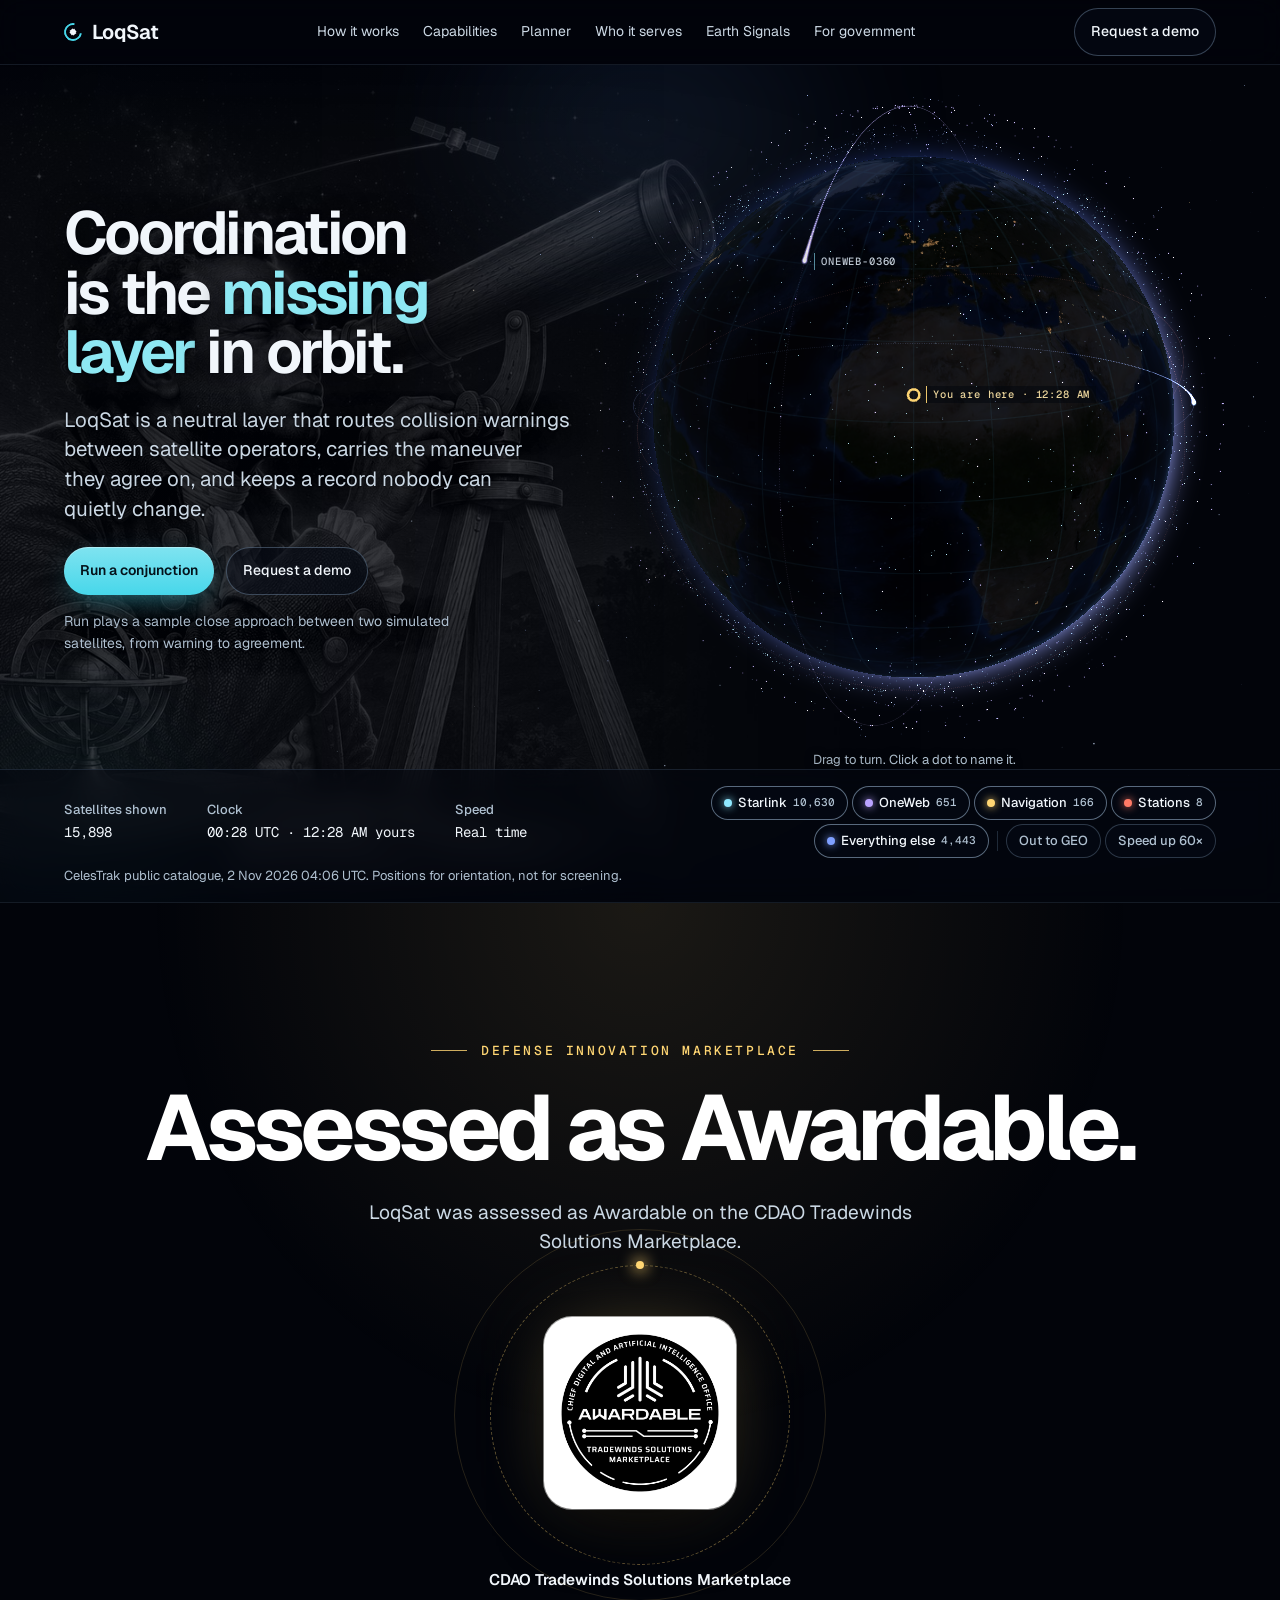
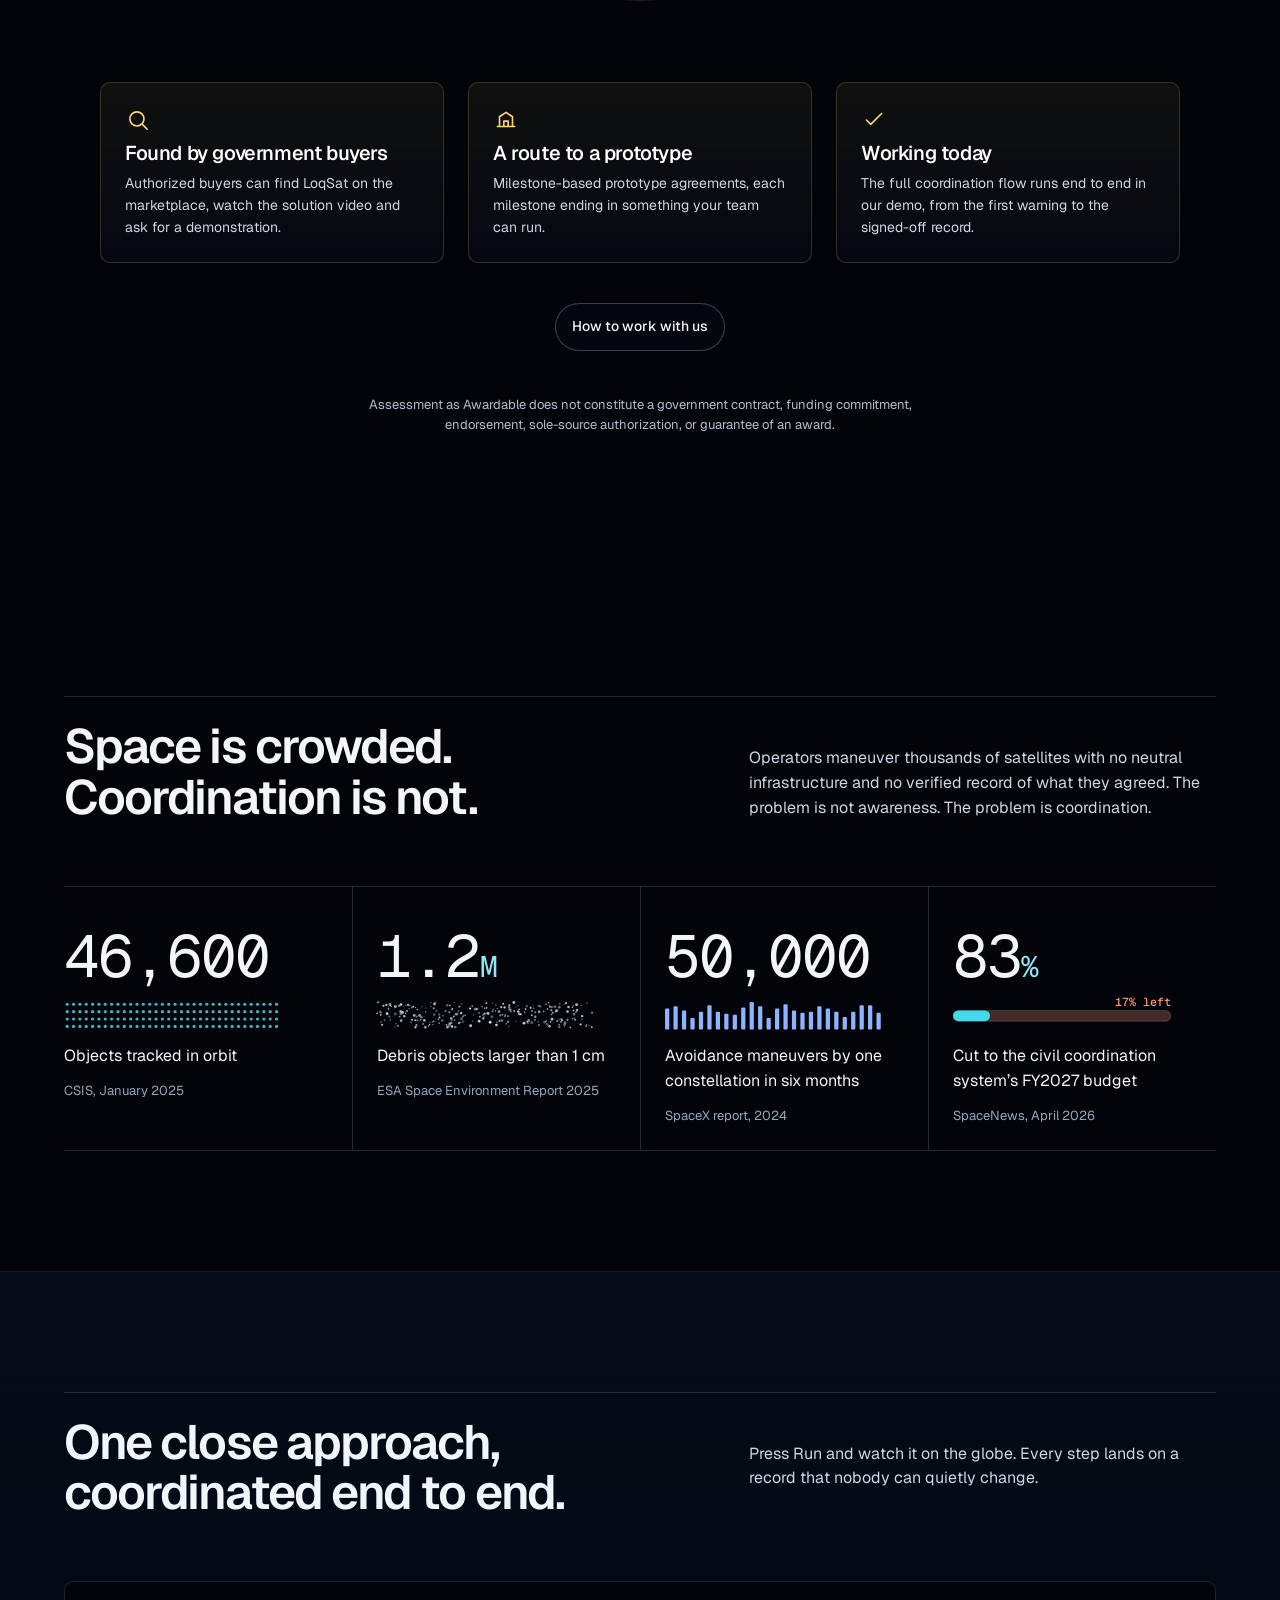
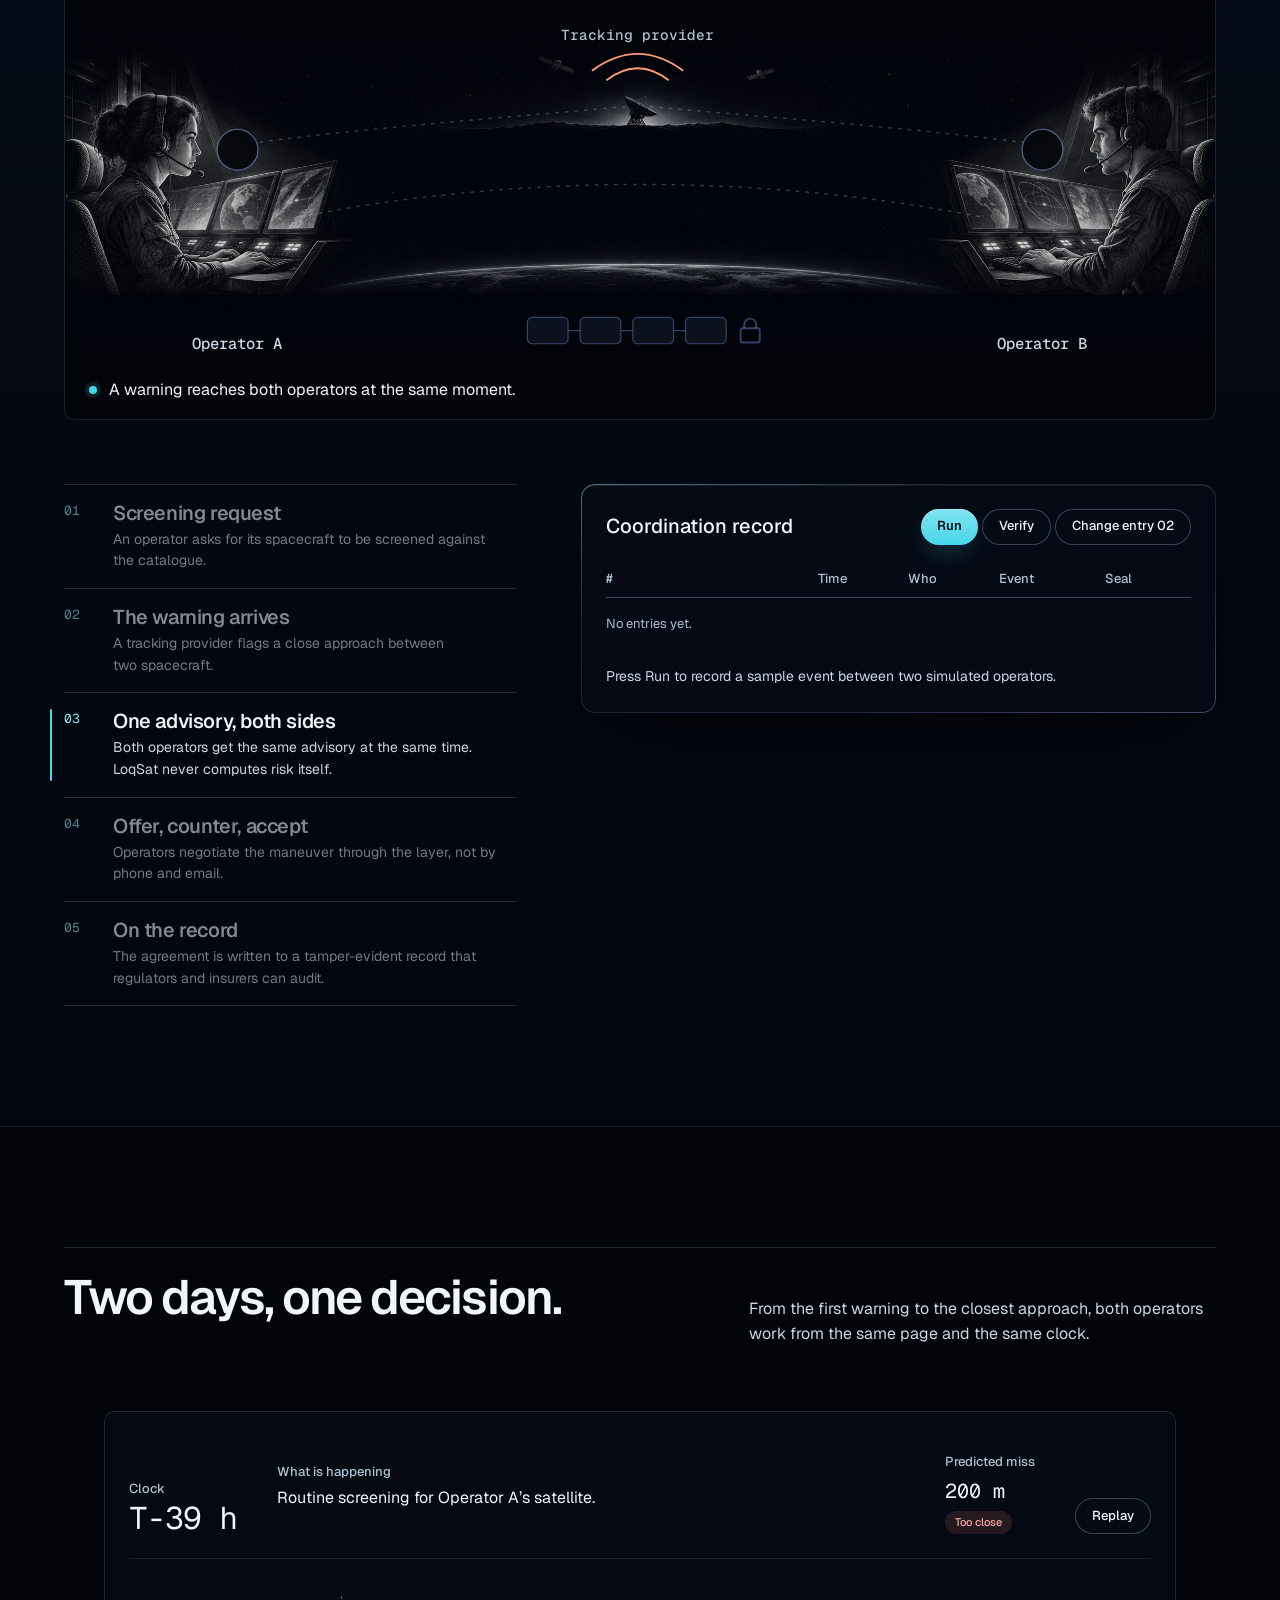
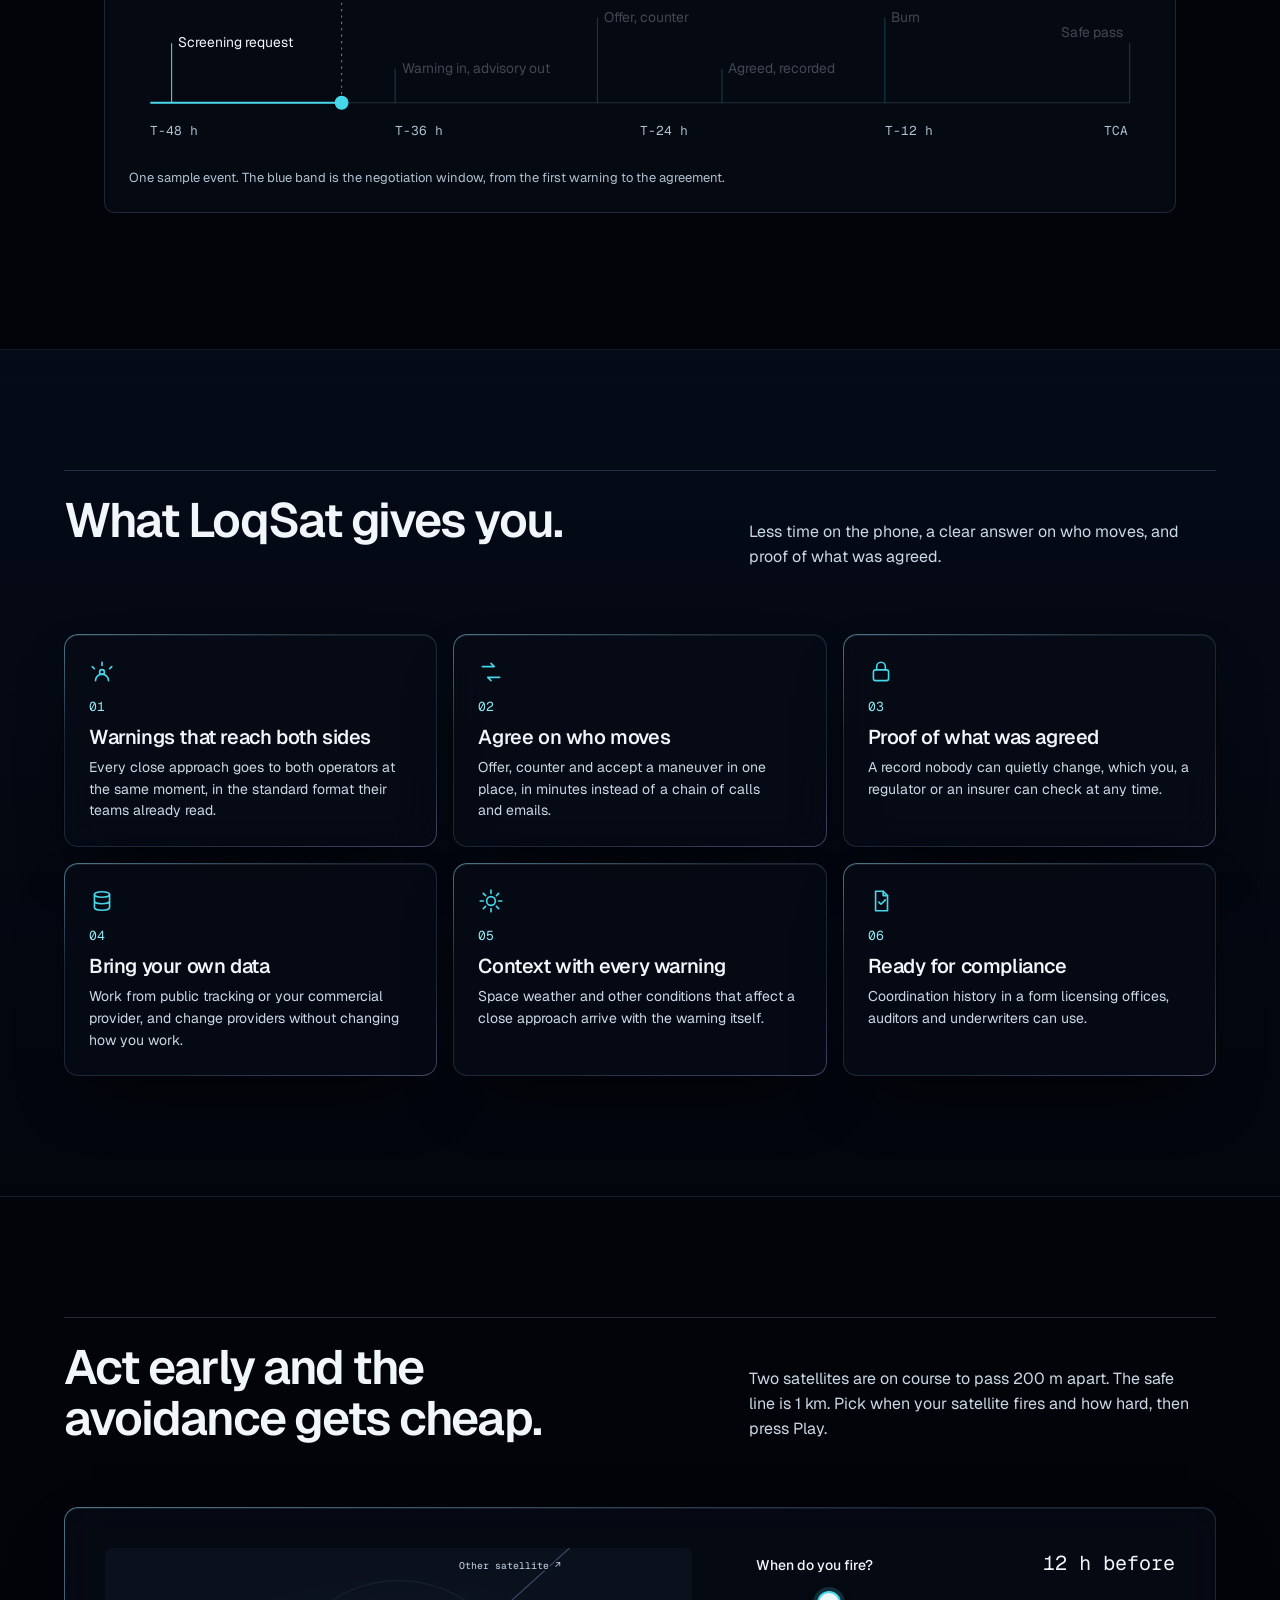
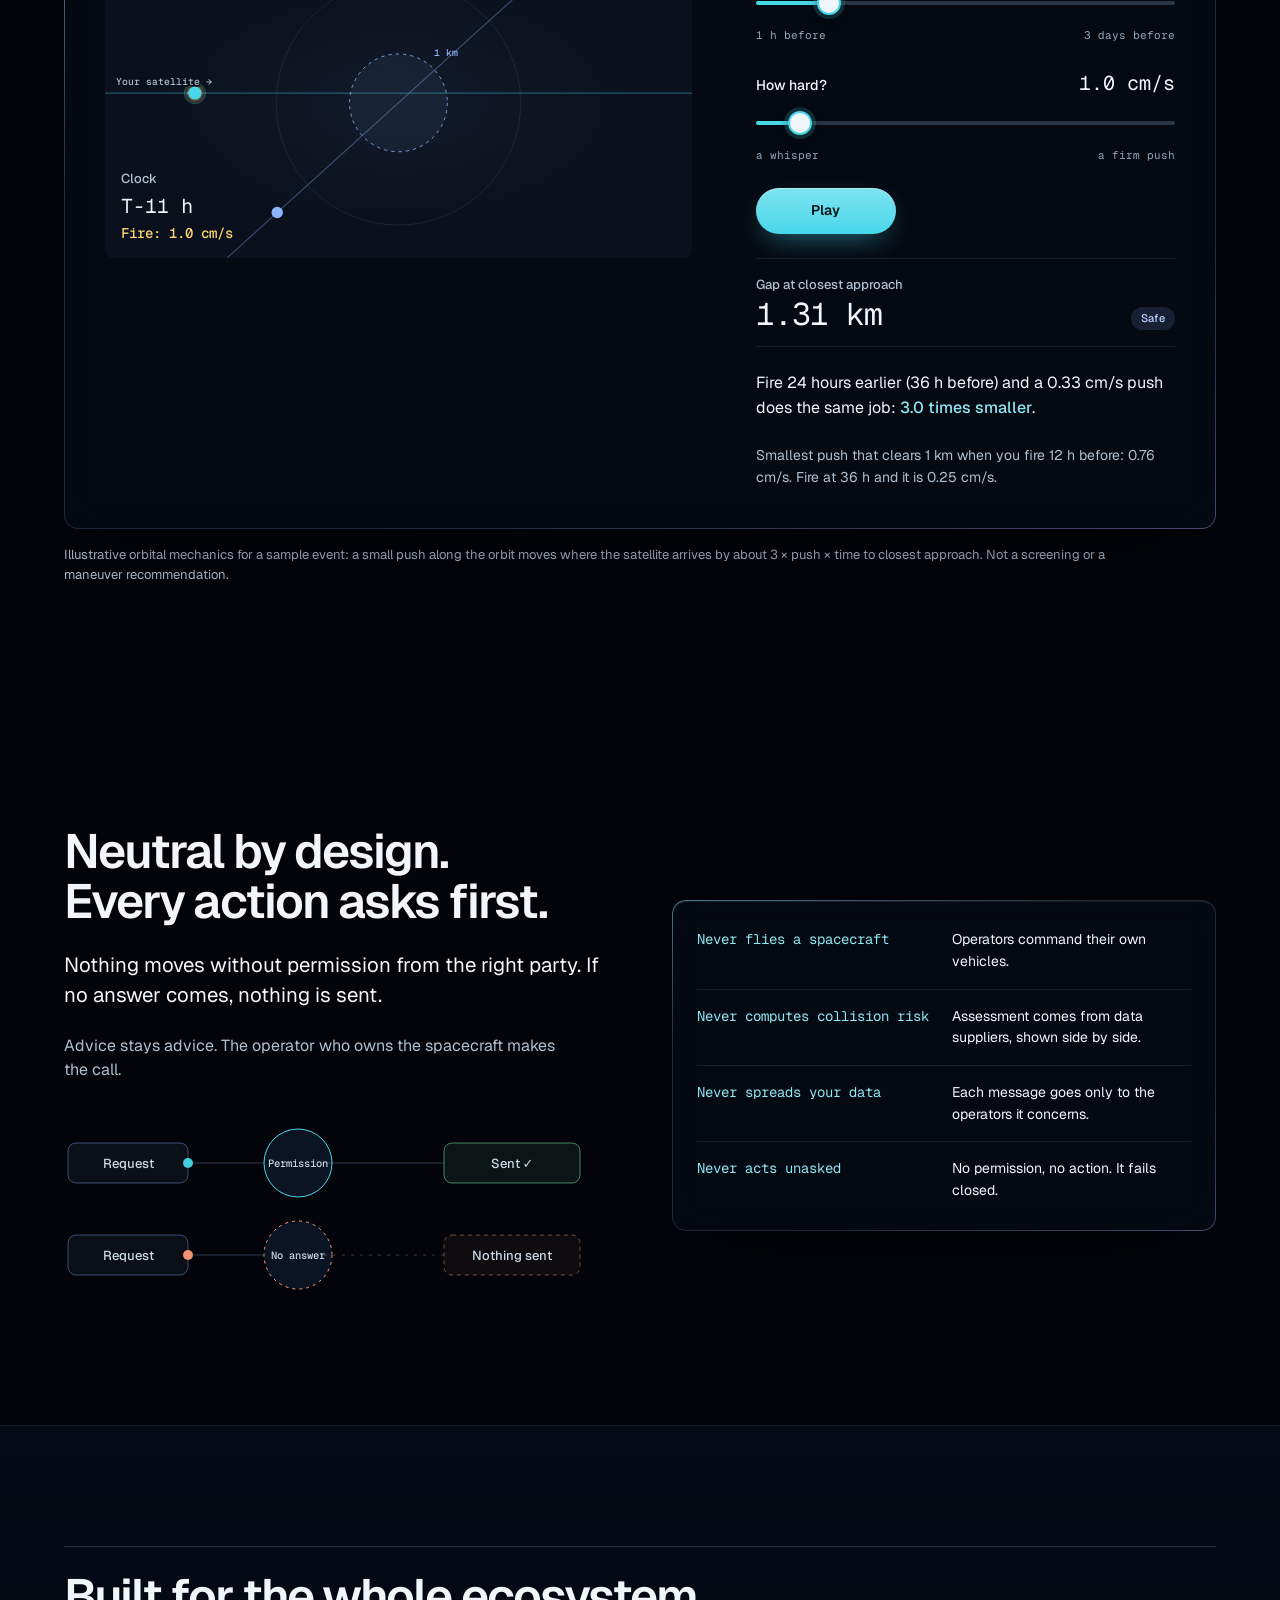
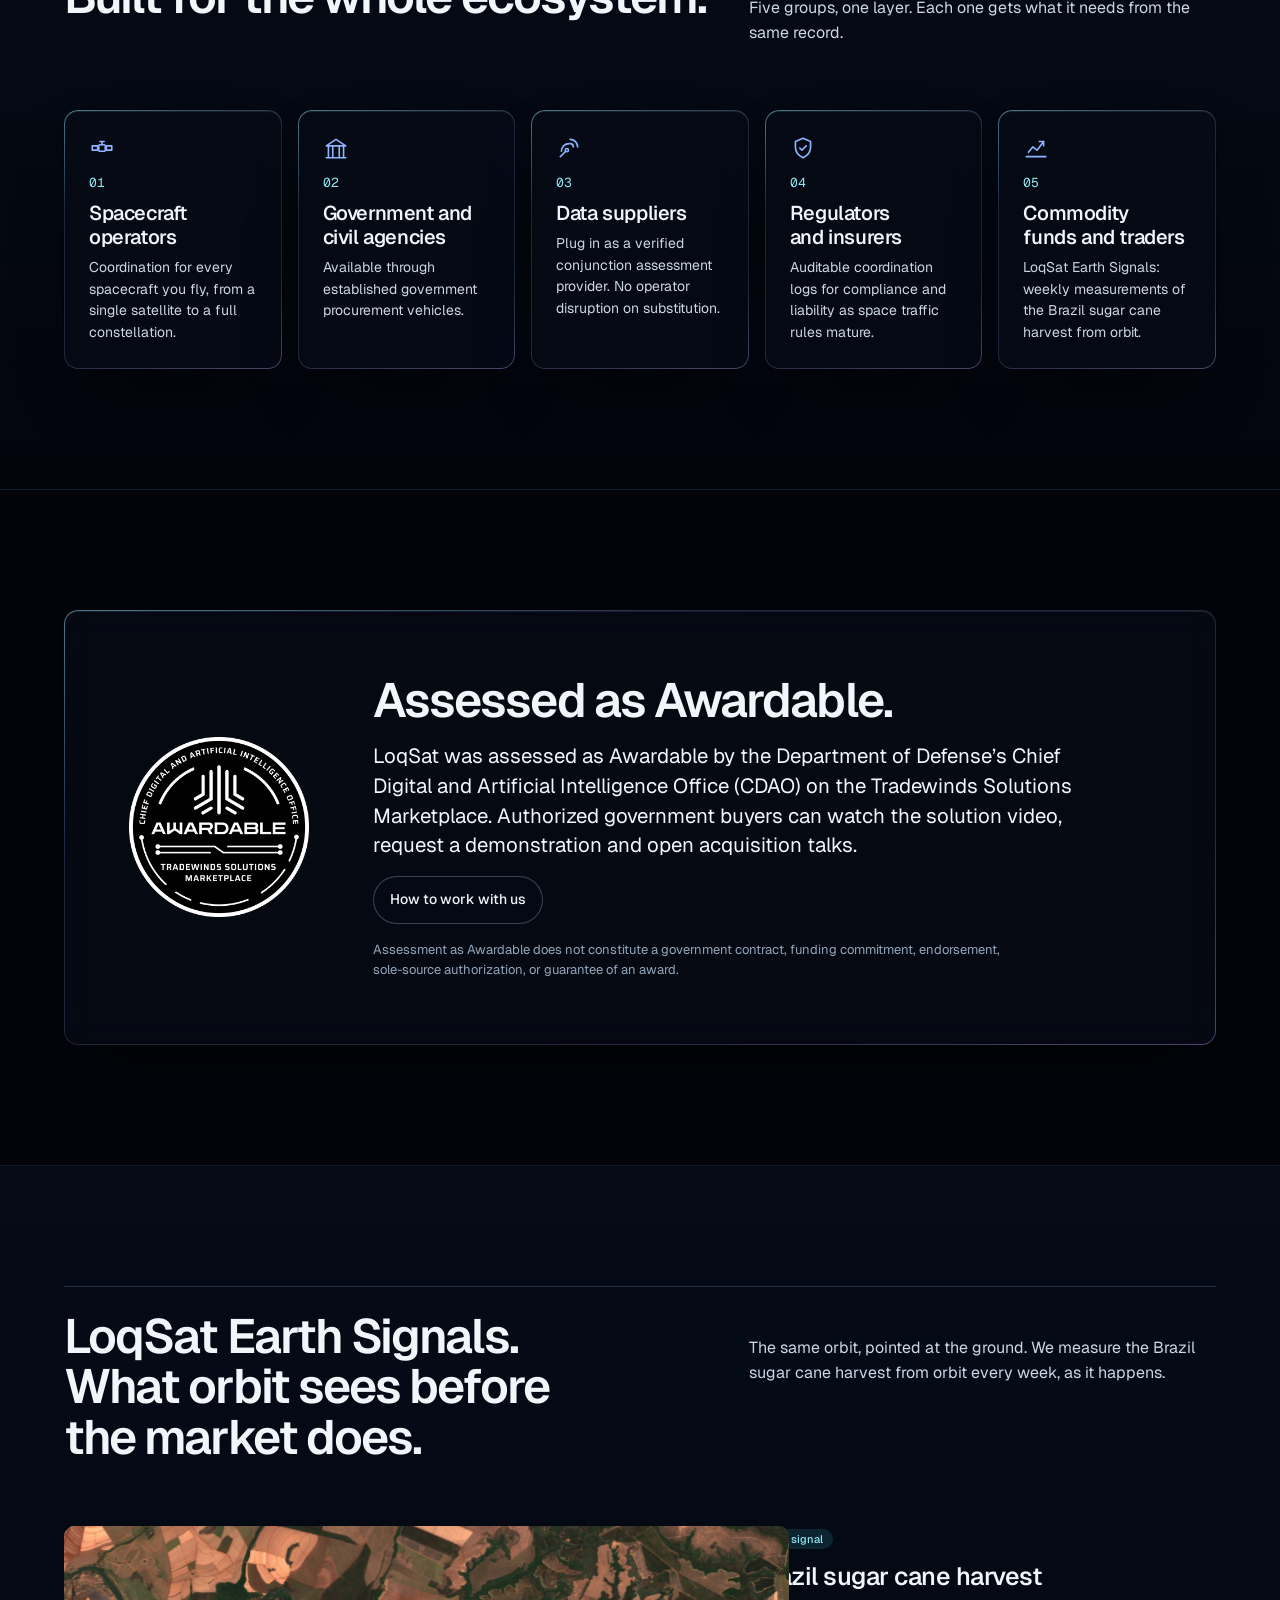
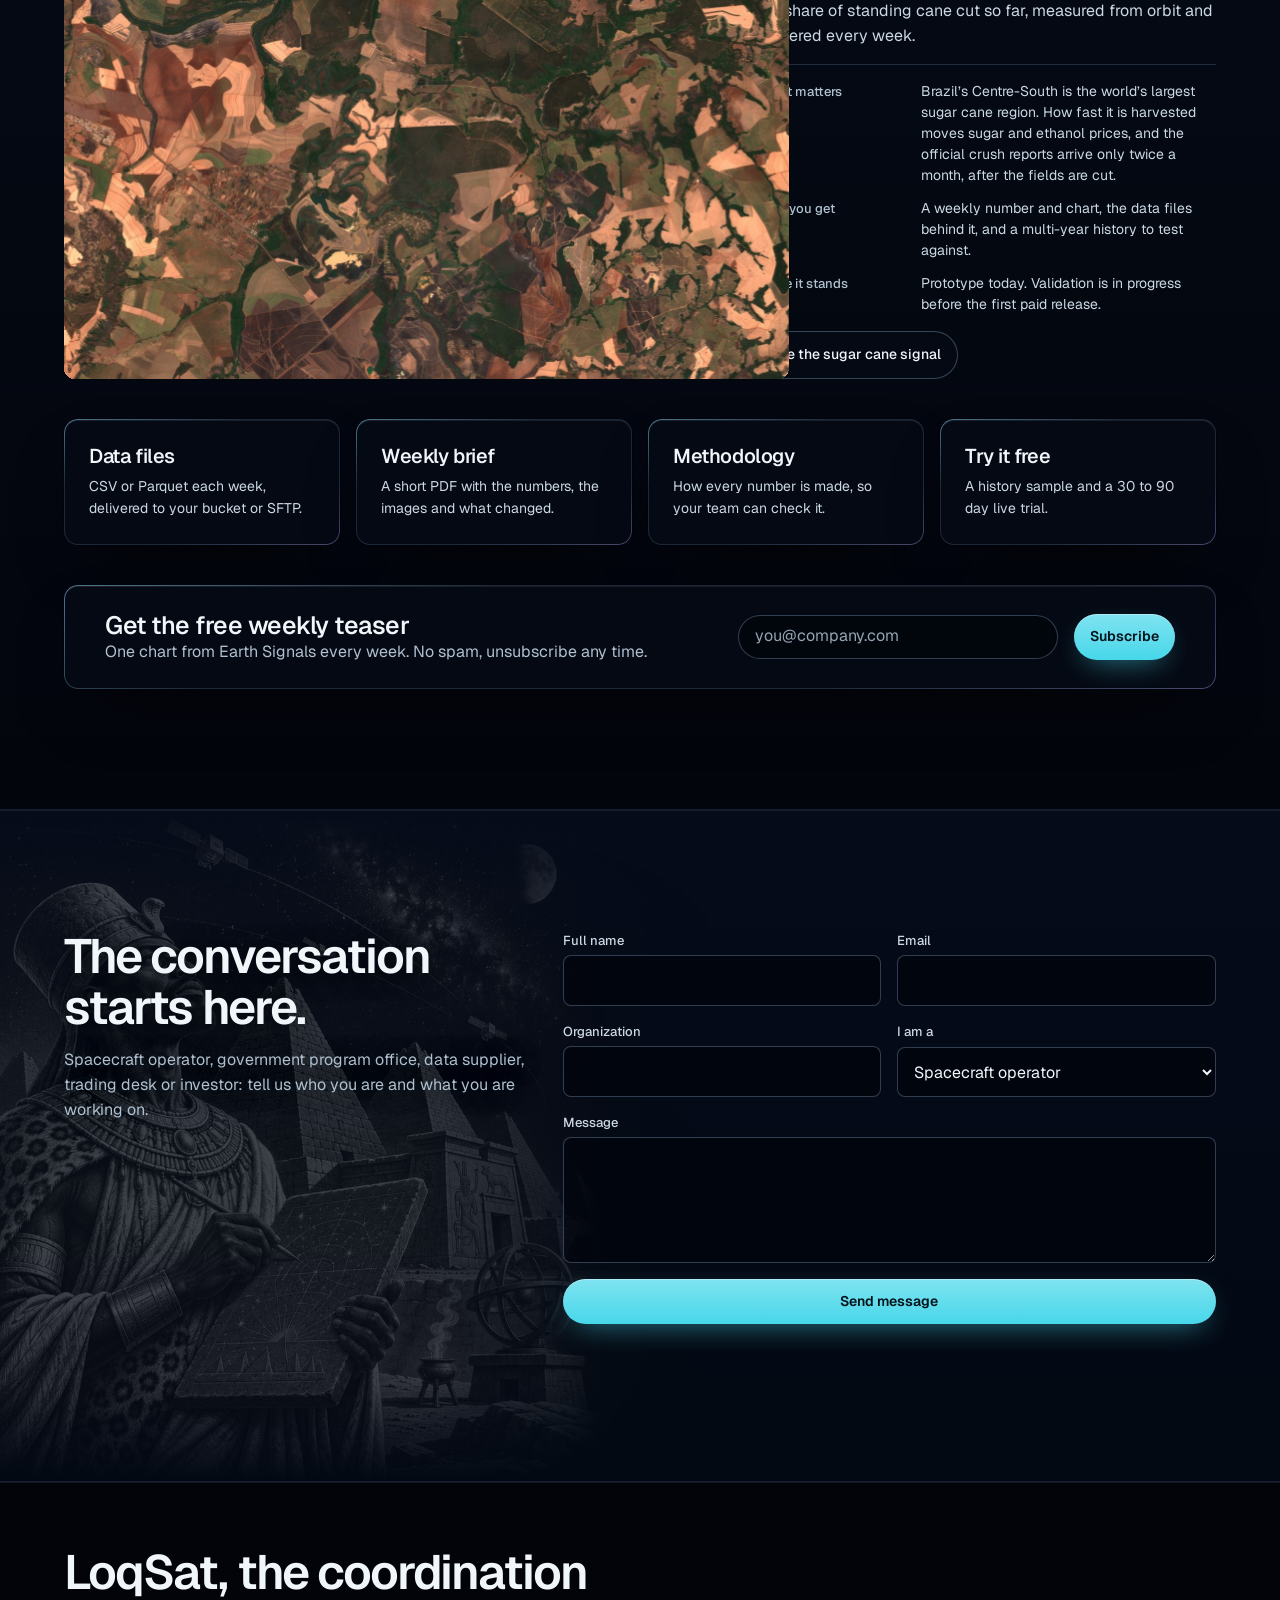
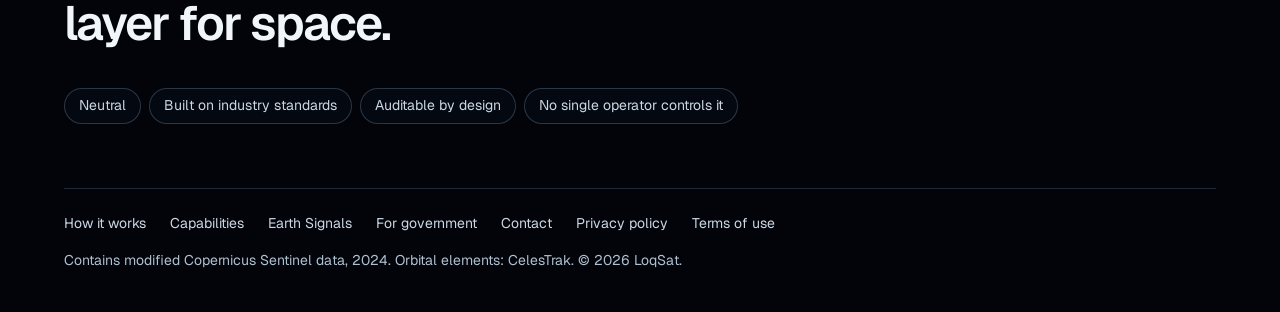
<file: index.html>
<!doctype html>
<html lang="en">
<head>
<meta charset="utf-8">
<meta name="viewport" content="width=device-width, initial-scale=1, viewport-fit=cover">
<meta name="theme-color" content="#02040a">
<link rel="preconnect" href="https://fonts.googleapis.com">
<link rel="stylesheet" href="https://fonts.googleapis.com/css2?family=Geist:wght@400..700&family=Geist+Mono:wght@400;500&display=swap">
<link rel="icon" href="favicon.svg" type="image/svg+xml">
<link rel="icon" href="favicon.png" type="image/png" sizes="48x48">
<link rel="apple-touch-icon" href="apple-touch-icon.png">
<link rel="stylesheet" href="styles.css?v=6">
<meta name="description" content="LoqSat is a neutral coordination layer for space. It routes collision warnings to both satellite operators at once, carries the maneuver they agree on, and keeps a tamper-evident record regulators and insurers can check.">
<link rel="canonical" href="https://www.loqsat.com/">
<meta name="robots" content="index, follow, max-image-preview:large">
<meta property="og:type" content="website">
<meta property="og:site_name" content="LoqSat">
<meta property="og:title" content="LoqSat | The Coordination Layer for Space">
<meta property="og:description" content="LoqSat is a neutral coordination layer for space. It routes collision warnings to both satellite operators at once, carries the maneuver they agree on, and keeps a tamper-evident record regulators and insurers can check.">
<meta property="og:url" content="https://www.loqsat.com/">
<meta property="og:image" content="https://www.loqsat.com/og.jpg">
<meta property="og:image:width" content="1200">
<meta property="og:image:height" content="630">
<meta property="og:image:alt" content="LoqSat: Coordination is the missing layer in orbit. A glowing Earth ringed by satellite orbits.">
<meta property="og:locale" content="en_US">
<meta name="twitter:card" content="summary_large_image">
<meta name="twitter:title" content="LoqSat | The Coordination Layer for Space">
<meta name="twitter:description" content="LoqSat is a neutral coordination layer for space. It routes collision warnings to both satellite operators at once, carries the maneuver they agree on, and keeps a tamper-evident record regulators and insurers can check.">
<meta name="twitter:image" content="https://www.loqsat.com/og.jpg">
<meta name="twitter:image:alt" content="LoqSat: Coordination is the missing layer in orbit.">
<script type="application/ld+json">{"@context": "https://schema.org", "@graph": [{"@type": "Organization", "@id": "https://www.loqsat.com/#org", "name": "LoqSat", "url": "https://www.loqsat.com/", "logo": {"@type": "ImageObject", "url": "https://www.loqsat.com/icon-512.png", "width": 512, "height": 512}, "description": "Neutral coordination layer for space: collision warnings routed to both operators, maneuvers agreed, every step on a tamper-evident record.", "slogan": "Coordination is the missing layer in orbit."}, {"@type": "WebSite", "@id": "https://www.loqsat.com/#site", "url": "https://www.loqsat.com/", "name": "LoqSat", "publisher": {"@id": "https://www.loqsat.com/#org"}, "inLanguage": "en"}, {"@type": "WebPage", "@id": "https://www.loqsat.com/#page", "url": "https://www.loqsat.com/", "name": "LoqSat | The Coordination Layer for Space", "description": "LoqSat is a neutral coordination layer for space. It routes collision warnings to both satellite operators at once, carries the maneuver they agree on, and keeps a tamper-evident record regulators and insurers can check.", "isPartOf": {"@id": "https://www.loqsat.com/#site"}, "primaryImageOfPage": "https://www.loqsat.com/og.jpg"}, {"@type": "SoftwareApplication", "name": "LoqSat", "applicationCategory": "BusinessApplication", "operatingSystem": "Web", "description": "Coordination for satellite operators: one advisory to both sides of a close approach, offer, counter and accept a maneuver, and a tamper-evident record of what was agreed.", "provider": {"@id": "https://www.loqsat.com/#org"}, "url": "https://www.loqsat.com/"}]}</script>
<title>LoqSat | The Coordination Layer for Space</title>
</head>
<body>

<a class="skip" href="#main">Skip to content</a>
<header class="nav">
  <div class="container">
    <a class="wordmark" href="index.html">LoqSat</a>
    <nav aria-label="Main"><ul>
      <li><a href="#how">How it works</a></li>
      <li><a href="index.html#platform">Capabilities</a></li>
      <li><a href="#plan">Planner</a></li>
      <li><a href="#who">Who it serves</a></li>
      <li><a href="signals.html">Earth Signals</a></li>
      <li><a href="government.html">For government</a></li>
    </ul></nav>
    <a class="btn" href="#contact">Request a demo</a>
  </div>
</header>

<main id="main">
  <!-- HERO -->
  <section class="hero" aria-labelledby="hero-h">
    <div class="hero-art" aria-hidden="true">
      <div class="haze haze--a"></div><div class="haze haze--b"></div>
      <figure class="hero-person" hidden><img alt="" decoding="async"></figure>
    </div>
    <div class="container hero-grid">
      <div class="hero-copy">
        <h1 id="hero-h">Coordination is the <em>missing layer</em> in orbit.</h1>
        <p class="lead">LoqSat is a neutral layer that routes collision warnings between satellite operators, carries the maneuver they agree on, and keeps a record nobody can quietly change.</p>
        <div class="actions">
          <button class="btn btn--primary" type="button" data-run>Run a conjunction</button>
          <a class="btn" href="#contact">Request a demo</a>
        </div>
        <p class="run-note">Run plays a sample close approach between two simulated satellites, from warning to agreement.</p>
      </div>
      <div class="globe-wrap" id="globe-wrap">
        <canvas id="globe" tabindex="0" role="img" aria-label="A 3D Earth with every active satellite in the public CelesTrak catalogue, lit by the real position of the sun. Drag or use the arrow keys to turn it. Click a dot to name it."></canvas>
        <div class="tag" id="tag" aria-live="polite"></div>
        <div class="globe-caption" id="globe-caption" aria-live="polite"><span class="step" id="cap-step"></span><span class="now" id="cap-now"></span><span class="key"><i aria-hidden="true"></i>Closest approach</span></div>
        <p class="globe-fallback">This view needs WebGL.</p>
        <p class="globe-hint">Drag to turn. Click a dot to name it.</p>
      </div>
    </div>
    <div class="hero-bar">
      <div class="container">
        <div class="bar-stats" aria-live="polite">
          <div><span class="label">Satellites shown</span><span class="measure" id="globe-count">0</span></div>
          <div><span class="label">Clock</span><span class="measure" id="globe-clock">00:00 UTC</span></div>
          <div><span class="label">Speed</span><span class="measure" id="globe-speed">Real time</span></div>
        </div>
        <div class="chips" role="group" aria-label="Satellite groups">
          <button class="chip" type="button" data-group="starlink" aria-pressed="true" style="--dot: #8FE8FF">Starlink <span class="measure"></span></button>
          <button class="chip" type="button" data-group="oneweb" aria-pressed="true" style="--dot: #BAA3FF">OneWeb <span class="measure"></span></button>
          <button class="chip" type="button" data-group="nav" aria-pressed="true" style="--dot: #FFD673">Navigation <span class="measure"></span></button>
          <button class="chip" type="button" data-group="stations" aria-pressed="true" style="--dot: #FF7A66">Stations <span class="measure"></span></button>
          <button class="chip" type="button" data-group="other" aria-pressed="true" style="--dot: #7FA0FF">Everything else <span class="measure"></span></button>
          <span class="chip-sep" aria-hidden="true"></span>
          <button class="chip chip--plain" type="button" data-far aria-pressed="false">Out to GEO</button>
          <button class="chip chip--plain" type="button" data-speed aria-pressed="false">Speed up 60×</button>
        </div>
        <p class="bar-note">CelesTrak public catalogue, 2 Nov 2026 04:06 UTC. Positions for orientation, not for screening.</p>
      </div>
    </div>
  </section>

  <!-- AWARDABLE BAND -->
  <section class="awardable" aria-labelledby="awardable-h">
    <canvas class="gold-dust" aria-hidden="true"></canvas>
    <div class="container awardable-inner">
      <p class="awardable-kicker" data-reveal>Defense innovation marketplace</p>
      <h2 class="awardable-h" id="awardable-h" data-reveal>Assessed as Awardable.</h2>
      <p class="awardable-lead" data-reveal="2">LoqSat was assessed as Awardable on the CDAO Tradewinds Solutions Marketplace.</p>
      <a class="awardable-badge" href="https://www.tradewindai.com" target="_blank" rel="noopener" data-reveal="2">
        <span class="badge-orbit" aria-hidden="true"><i></i><i></i><b></b></span>
        <span class="badge-tile"><img src="badge-tradewinds-awardable.png" width="196" height="196" alt="Awardable badge, CDAO Tradewinds Solutions Marketplace"></span>
        <span class="awardable-name">CDAO Tradewinds Solutions Marketplace</span>
      </a>
      <div class="award-facts" data-stagger>
        <div><span class="af-icon" aria-hidden="true"><svg viewBox="0 0 24 24"><circle cx="11" cy="11" r="6.5"/><path d="M16 16l4.5 4.5"/></svg></span><h3>Found by government buyers</h3><p>Authorized buyers can find LoqSat on the marketplace, watch the solution video and ask for a demonstration.</p></div>
        <div><span class="af-icon" aria-hidden="true"><svg viewBox="0 0 24 24"><path d="M4 18h16M6 18V9l6-4 6 4v9M10 18v-5h4v5"/></svg></span><h3>A route to a prototype</h3><p>Milestone-based prototype agreements, each milestone ending in something your team can run.</p></div>
        <div><span class="af-icon" aria-hidden="true"><svg viewBox="0 0 24 24"><path d="M5 12l4 4 10-10"/></svg></span><h3>Working today</h3><p>The full coordination flow runs end to end in our demo, from the first warning to the signed-off record.</p></div>
      </div>
      <a class="btn award-cta" href="government.html" data-reveal="3">How to work with us</a>
      <p class="awardable-fine" data-reveal="3">Assessment as Awardable does not constitute a government contract, funding commitment, endorsement, sole-source authorization, or guarantee of an award.</p>
    </div>
  </section>

  <!-- FIGURES -->
  <section class="section" aria-labelledby="problem-h">
    <div class="container">
      <div class="section-head" data-reveal>
        <h2 id="problem-h">Space is crowded. Coordination is not.</h2>
        <p>Operators maneuver thousands of satellites with no neutral infrastructure and no verified record of what they agreed. The problem is not awareness. The problem is coordination.</p>
      </div>
      <div class="figures figures--4" data-reveal="2">
        <div><span class="big">46,600</span><span class="viz" data-viz="dots" aria-hidden="true"></span><span>Objects tracked in orbit</span><span class="src">CSIS, January 2025</span></div>
        <div><span class="big">1.2<small>M</small></span><span class="viz" data-viz="dust" aria-hidden="true"></span><span>Debris objects larger than 1 cm</span><span class="src">ESA Space Environment Report 2025</span></div>
        <div><span class="big">50,000</span><span class="viz" data-viz="ticks" aria-hidden="true"></span><span>Avoidance maneuvers by one constellation in six months</span><span class="src">SpaceX report, 2024</span></div>
        <div><span class="big">83<small>%</small></span><span class="viz" data-viz="cut" aria-hidden="true"></span><span>Cut to the civil coordination system’s FY2027 budget</span><span class="src">SpaceNews, April 2026</span></div>
      </div>
    </div>
  </section>

  <!-- HOW: the record -->
  <section class="section section--tint" id="how" aria-labelledby="how-h">
    <div class="container">
      <div class="section-head" data-reveal>
        <h2 id="how-h">One close approach, coordinated end to end.</h2>
        <p>Press Run and watch it on the globe. Every step lands on a record that nobody can quietly change.</p>
      </div>
      <figure class="ops-scene" data-reveal="2">
        <svg id="ops" viewBox="0 0 960 320" role="img" aria-labelledby="ops-t">
          <title id="ops-t">Two satellite operators at their consoles on either side of the Earth. A warning from the tracking provider reaches both at the same moment, they trade an offer and a counter, accept, and the agreement is sealed onto a shared record.</title>
          <defs>
            <linearGradient id="ops-ft" x1="0" x2="0" y1="0" y2="1"><stop offset="0" stop-color="#02040a"/><stop offset="0.5" stop-color="#02040a" stop-opacity="0.85"/><stop offset="1" stop-color="#02040a" stop-opacity="0"/></linearGradient>
            <linearGradient id="ops-fb" x1="0" x2="0" y1="1" y2="0"><stop offset="0" stop-color="#02040a"/><stop offset="1" stop-color="#02040a" stop-opacity="0"/></linearGradient>
          </defs>
          <image href="people/ops.jpg" x="0" y="0" width="960" height="320" preserveAspectRatio="xMidYMid slice"/>
          <rect x="0" y="0" width="960" height="112" fill="url(#ops-ft)"/><rect x="0" y="236" width="960" height="84" fill="url(#ops-fb)"/>
          <g class="provider" transform="translate(478 92)">
            <path class="pulse" d="M-26 -10 Q0 -30 26 -10"/><path class="pulse p2" d="M-38 -18 Q0 -46 38 -18"/>
            <text y="-44" text-anchor="middle">Tracking provider</text>
          </g>
          <path id="ops-pa" class="route" d="M468 104 C 380 112 250 122 160 134"/>
          <path id="ops-pb" class="route" d="M488 104 C 576 112 710 122 800 134"/>
          <path id="ops-ab" class="route route--talk" d="M196 196 C 380 160 580 160 764 196"/>
          <g class="scr" id="scr-a" transform="translate(144 140)"><circle class="badge" r="17"/><path class="warn" d="M0 -9 L9 6 H-9 Z"/><path class="ok" d="M-7 0 l5 5 l9 -9"/></g>
          <g class="scr" id="scr-b" transform="translate(816 140)"><circle class="badge" r="17"/><path class="warn" d="M0 -9 L9 6 H-9 Z"/><path class="ok" d="M-7 0 l5 5 l9 -9"/></g>
          <text class="who" x="144" y="306" text-anchor="middle">Operator A</text>
          <text class="who" x="816" y="306" text-anchor="middle">Operator B</text>
          <circle class="pkt" id="pkt-a" r="5"/><circle class="pkt" id="pkt-b" r="5"/>
          <g class="bubble" id="bub"><rect x="-44" y="-14" width="88" height="28" rx="14"/><text y="5" text-anchor="middle" id="bub-t">Offer</text></g>
          <g class="chain" transform="translate(386 280)">
            <rect class="blk" x="0" y="0" width="34" height="22" rx="4"/><rect class="blk" x="44" y="0" width="34" height="22" rx="4"/><rect class="blk" x="88" y="0" width="34" height="22" rx="4"/><rect class="blk" x="132" y="0" width="34" height="22" rx="4"/>
            <path class="link" d="M34 11 h10 M78 11 h10 M122 11 h10"/>
            <g class="lock" transform="translate(178 2)"><rect x="0" y="7" width="16" height="12" rx="2"/><path d="M3 7 v-3 a5 5 0 0 1 10 0 v3"/></g>
          </g>
        </svg>
        <figcaption class="ops-cap" aria-live="off"><span class="measure" id="ops-step">01</span> <span id="ops-say">A warning reaches both operators at the same moment.</span></figcaption>
      </figure>
      <div class="how" data-reveal="2">
        <ol class="flow" data-stagger>
          <li><span class="n measure">01</span><div><h3>Screening request</h3><p>An operator asks for its spacecraft to be screened against the catalogue.</p></div></li>
          <li><span class="n measure">02</span><div><h3>The warning arrives</h3><p>A tracking provider flags a close approach between two spacecraft.</p></div></li>
          <li><span class="n measure">03</span><div><h3>One advisory, both sides</h3><p>Both operators get the same advisory at the same time. LoqSat never computes risk itself.</p></div></li>
          <li><span class="n measure">04</span><div><h3>Offer, counter, accept</h3><p>Operators negotiate the maneuver through the layer, not by phone and email.</p></div></li>
          <li><span class="n measure">05</span><div><h3>On the record</h3><p>The agreement is written to a tamper-evident record that regulators and insurers can audit.</p></div></li>
        </ol>
        <div class="card record">
          <div class="record-head">
            <p class="title">Coordination record</p>
            <div class="record-actions">
              <button class="btn btn--sm btn--primary" type="button" data-run>Run</button>
              <button class="btn btn--sm" type="button" data-verify>Verify</button>
              <button class="btn btn--sm" type="button" data-tamper>Change entry 02</button>
            </div>
          </div>
          <div class="table-wrap" tabindex="0" role="region" aria-label="Coordination record entries">
            <table>
              <thead><tr><th>#</th><th>Time</th><th>Who</th><th>Event</th><th>Seal</th></tr></thead>
              <tbody id="record-list"></tbody>
            </table>
          </div>
          <p class="state" id="record-state" role="status">Press Run to record a sample event between two simulated operators.</p>
        </div>
      </div>
    </div>
  </section>

  <!-- TWO ROLES -->
  <section class="section" aria-labelledby="time-h">
    <div class="container">
      <div class="section-head" data-reveal>
        <h2 id="time-h">Two days, one decision.</h2>
        <p>From the first warning to the closest approach, both operators work from the same page and the same clock.</p>
      </div>
      <figure class="timeline story" data-reveal="3" aria-label="Timeline of one coordination event">
        <div class="story-read">
          <div><span class="label">Clock</span><span class="measure story-clock" id="st-clock">T-48 h</span></div>
          <div class="story-now"><span class="label">What is happening</span><span id="st-say">A routine screening request goes in.</span></div>
          <div><span class="label">Predicted miss</span><span class="measure" id="st-miss">182 m</span> <span class="status warn" id="st-verdict">Too close</span></div>
          <button class="btn btn--sm" type="button" id="st-play">Replay</button>
        </div>
        <svg id="story" viewBox="0 0 960 170" role="img" aria-label="One coordination event on a 48 hour clock: screening request at 47 hours out, warning and advisory at 36 hours, offer and counter at 26 hours, agreement recorded at 20 hours, burn at 12 hours, then a safe pass at closest approach.">
          <line x1="20" y1="120" x2="940" y2="120" stroke="var(--color-rule)"/>
          <rect id="st-band" x="250" y="115" width="0" height="10" rx="5" fill="var(--color-accent-2)" opacity="0.85"/>
          <line id="st-prog" x1="20" y1="120" x2="20" y2="120" stroke="var(--color-accent)" stroke-width="2"/>
          <g fill="var(--color-muted)" font-family="var(--font-outlier)" font-size="12">
            <text x="20" y="150">T-48 h</text><text x="250" y="150">T-36 h</text><text x="480" y="150">T-24 h</text><text x="710" y="150">T-12 h</text><text x="916" y="150">TCA</text>
          </g>
          <g class="ms" data-at="1"><line x1="40" y1="64" x2="40" y2="120"/><text x="46" y="68">Screening request</text></g>
          <g class="ms" data-at="12"><line x1="250" y1="88" x2="250" y2="120"/><text x="256" y="92">Warning in, advisory out</text></g>
          <g class="ms" data-at="22"><line x1="440" y1="40" x2="440" y2="120"/><text x="446" y="44">Offer, counter</text></g>
          <g class="ms" data-at="28"><line x1="557" y1="88" x2="557" y2="120"/><text x="563" y="92">Agreed, recorded</text></g>
          <g class="ms" data-at="36"><line x1="710" y1="40" x2="710" y2="120"/><text x="716" y="44">Burn</text></g>
          <g class="ms ms--end" data-at="48"><line x1="940" y1="64" x2="940" y2="120"/><text x="934" y="58" text-anchor="end">Safe pass</text></g>
          <g id="st-head"><line x1="0" y1="20" x2="0" y2="128" stroke="var(--color-ink)" stroke-opacity="0.5" stroke-dasharray="2 4"/><circle cx="0" cy="120" r="6" fill="var(--color-accent)"/><circle class="st-ping" cx="0" cy="120" r="6" fill="none" stroke="var(--color-accent)"/></g>
        </svg>
        <figcaption class="cap">One sample event. The blue band is the negotiation window, from the first warning to the agreement.</figcaption>
      </figure>
    </div>
  </section>

  <!-- CAPABILITIES -->
  <section class="section section--tint" id="platform" aria-labelledby="platform-h">
    <div class="container">
      <div class="section-head" data-reveal>
        <h2 id="platform-h">What LoqSat gives you.</h2>
        <p>Less time on the phone, a clear answer on who moves, and proof of what was agreed.</p>
      </div>
      <div class="caps caps--3" data-stagger>
        <article class="cap-card card"><span class="ic" aria-hidden="true"><svg viewBox="0 0 24 24"><path d="M12 3v3M5 9l-2-2M19 9l2-2"/><path d="M6 20a6 6 0 0 1 12 0"/><circle cx="12" cy="12" r="2.2"/></svg></span><span class="measure n">01</span><h3>Warnings that reach both sides</h3><p>Every close approach goes to both operators at the same moment, in the standard format their teams already read.</p></article>
        <article class="cap-card card"><span class="ic" aria-hidden="true"><svg viewBox="0 0 24 24"><path d="M4 7h11l-3-3M20 17H9l3 3"/></svg></span><span class="measure n">02</span><h3>Agree on who moves</h3><p>Offer, counter and accept a maneuver in one place, in minutes instead of a chain of calls and emails.</p></article>
        <article class="cap-card card"><span class="ic" aria-hidden="true"><svg viewBox="0 0 24 24"><rect x="5" y="10" width="14" height="10" rx="2"/><path d="M8 10V7a4 4 0 0 1 8 0v3"/></svg></span><span class="measure n">03</span><h3>Proof of what was agreed</h3><p>A record nobody can quietly change, which you, a regulator or an insurer can check at any time.</p></article>
        <article class="cap-card card"><span class="ic" aria-hidden="true"><svg viewBox="0 0 24 24"><ellipse cx="12" cy="6" rx="7" ry="2.5"/><path d="M5 6v6c0 1.4 3.1 2.5 7 2.5s7-1.1 7-2.5V6M5 12v6c0 1.4 3.1 2.5 7 2.5s7-1.1 7-2.5v-6"/></svg></span><span class="measure n">04</span><h3>Bring your own data</h3><p>Work from public tracking or your commercial provider, and change providers without changing how you work.</p></article>
        <article class="cap-card card"><span class="ic" aria-hidden="true"><svg viewBox="0 0 24 24"><circle cx="12" cy="12" r="4"/><path d="M12 2v3M12 19v3M2 12h3M19 12h3M4.9 4.9l2.1 2.1M17 17l2.1 2.1M4.9 19.1L7 17M17 7l2.1-2.1"/></svg></span><span class="measure n">05</span><h3>Context with every warning</h3><p>Space weather and other conditions that affect a close approach arrive with the warning itself.</p></article>
        <article class="cap-card card"><span class="ic" aria-hidden="true"><svg viewBox="0 0 24 24"><path d="M7 3h7l4 4v14H7z"/><path d="M14 3v4h4M10 13l2 2 4-4"/></svg></span><span class="measure n">06</span><h3>Ready for compliance</h3><p>Coordination history in a form licensing offices, auditors and underwriters can use.</p></article>
      </div>
    </div>
  </section>

  <!-- MANEUVER PLANNER -->
  <section class="section" id="plan" aria-labelledby="plan-h">
    <div class="container">
      <div class="section-head" data-reveal>
        <h2 id="plan-h">Act early and the avoidance gets cheap.</h2>
        <p>Two satellites are on course to pass 200 m apart. The safe line is 1 km. Pick when your satellite fires and how hard, then press Play.</p>
      </div>
      <div class="pl card" data-reveal="2">
        <div class="pl-stage">
          <svg id="pl-svg" viewBox="0 0 720 380" role="img" aria-labelledby="pl-t">
            <title id="pl-t">Two satellite paths cross at the centre. A dashed ring marks 1 km around the crossing. When your satellite fires, it slides along its path, and at the closest approach the gap between the two satellites is shown against the ring.</title>
            <defs><radialGradient id="pl-glow"><stop offset="0" stop-color="#FFD673" stop-opacity="0.9"/><stop offset="1" stop-color="#FFD673" stop-opacity="0"/></radialGradient></defs>
            <circle cx="360" cy="190" r="150" fill="none" stroke="var(--color-rule-2)"/>
            <circle id="pl-ring" cx="360" cy="190" r="60" fill="color-mix(in oklab, var(--color-accent-2) 6%, transparent)" stroke="var(--color-accent-2)" stroke-dasharray="4 5"/>
            <text class="pl-t" x="404" y="132" fill="var(--color-accent-2)">1 km</text>
            <line class="pl-path" x1="150" y1="380" x2="570" y2="0" stroke="var(--color-accent-2)"/>
            <line id="pl-mine" class="pl-path" x1="0" y1="178" x2="720" y2="178" stroke="var(--color-accent)"/>
            <line id="pl-ghost" x1="0" y1="178" x2="0" y2="178" stroke="var(--color-accent)" stroke-width="3" stroke-linecap="round" opacity="0.5"/>
            <line id="pl-gap" x1="360" y1="190" x2="360" y2="178" stroke="var(--color-ink)" stroke-dasharray="2 3" visibility="hidden"/>
            <text id="pl-gap-t" class="pl-t pl-halo" x="0" y="0" fill="var(--color-ink)" visibility="hidden"></text>
            <circle id="pl-flash" r="34" fill="url(#pl-glow)" opacity="0"/>
            <g id="pl-other"><circle r="7" fill="var(--color-accent-2)"/></g>
            <g id="pl-you"><circle r="8" fill="var(--color-accent)"/><circle r="13" fill="none" stroke="var(--color-accent)" stroke-opacity="0.4"/></g>
            <text id="pl-off" class="pl-t pl-halo" x="708" y="164" text-anchor="end" fill="var(--color-accent)" visibility="hidden">further along →</text>
            <g class="pl-t pl-halo" fill="var(--color-muted)"><text x="14" y="168">Your satellite →</text><text x="560" y="26" text-anchor="end">Other satellite ↗</text></g>
          </svg>
          <div class="pl-clock"><span class="label">Clock</span><span class="measure" id="pl-clock">T-12 h</span><span class="pl-event" id="pl-event"></span></div>
        </div>
        <form class="pl-side" id="pl-form" aria-label="Maneuver planner" onsubmit="return false">
          <div class="slider">
            <div class="slider-top"><label for="pl-lead">When do you fire?</label><output class="measure" for="pl-lead" id="pl-lead-out">12 h before</output></div>
            <input type="range" id="pl-lead" min="1" max="72" step="1" value="12">
            <p class="slider-range measure"><span>1 h before</span><span>3 days before</span></p>
          </div>
          <div class="slider">
            <div class="slider-top"><label for="pl-dv">How hard?</label><output class="measure" for="pl-dv" id="pl-dv-out">1.0 cm/s</output></div>
            <input type="range" id="pl-dv" min="0.2" max="10" step="0.1" value="1">
            <p class="slider-range measure"><span>a whisper</span><span>a firm push</span></p>
          </div>
          <button class="btn btn--primary pl-play" type="button" id="pl-play">Play</button>
          <div class="pl-result">
            <div><span class="label">Gap at closest approach</span><span class="measure big-read" id="pl-sep">1.31 km</span></div>
            <span class="status next" id="pl-verdict">Safe</span>
          </div>
          <p class="planner-early" id="pl-early">Fire 24 hours earlier and a 0.33 cm/s push does the same job: <b>3 times smaller</b>.</p>
          <p class="planner-min muted" id="pl-min">Smallest push that clears 1 km at 12 h: 0.76 cm/s.</p>
          <p class="visually-hidden" id="pl-live" aria-live="polite"></p>
        </form>
      </div>
      <p class="planner-note">Illustrative orbital mechanics for a sample event: a small push along the orbit moves where the satellite arrives by about 3 × push × time to closest approach. Not a screening or a maneuver recommendation.</p>
    </div>
  </section>

  <!-- NEUTRAL -->
  <section class="section" aria-labelledby="gov-h">
    <div class="container split" data-reveal>
      <div class="split-copy">
        <h2 id="gov-h">Neutral by design. Every action asks first.</h2>
        <p class="lead">Nothing moves without permission from the right party. If no answer comes, nothing is sent.</p>
        <p class="muted">Advice stays advice. The operator who owns the spacecraft makes the call.</p>
        <svg class="gate" viewBox="0 -6 520 182" role="img" aria-label="Two requests. The first is checked, approved and sent. The second gets no answer, so nothing is sent.">
          <g class="g-row"><rect class="g-box" x="4" y="14" width="120" height="40" rx="8"/><text x="64" y="39" text-anchor="middle">Request</text>
            <path class="g-wire" d="M124 34 H 200"/><circle class="g-check" cx="234" cy="34" r="34"/><text x="234" y="38" text-anchor="middle" class="g-small">Permission</text>
            <path class="g-wire" d="M260 34 H 380"/><rect class="g-box g-ok" x="380" y="14" width="136" height="40" rx="8"/><text x="448" y="39" text-anchor="middle">Sent ✓</text>
            <circle class="g-dot g-dot--ok" r="5" cx="124" cy="34"/></g>
          <g class="g-row" transform="translate(0 92)"><rect class="g-box" x="4" y="14" width="120" height="40" rx="8"/><text x="64" y="39" text-anchor="middle">Request</text>
            <path class="g-wire" d="M124 34 H 200"/><circle class="g-check g-silent" cx="234" cy="34" r="34"/><text x="234" y="38" text-anchor="middle" class="g-small">No answer</text>
            <path class="g-wire g-cut" d="M260 34 H 380"/><rect class="g-box g-no" x="380" y="14" width="136" height="40" rx="8"/><text x="448" y="39" text-anchor="middle">Nothing sent</text>
            <circle class="g-dot g-dot--no" r="5" cx="124" cy="34"/></g>
        </svg>
      </div>
      <ul class="principles card" data-stagger>
        <li><span class="measure">Never flies a spacecraft</span><span>Operators command their own vehicles.</span></li>
        <li><span class="measure">Never computes collision risk</span><span>Assessment comes from data suppliers, shown side by side.</span></li>
        <li><span class="measure">Never spreads your data</span><span>Each message goes only to the operators it concerns.</span></li>
        <li><span class="measure">Never acts unasked</span><span>No permission, no action. It fails closed.</span></li>
      </ul>
    </div>
  </section>

  <!-- WHO -->
  <section class="section section--tint" id="who" aria-labelledby="who-h">
    <div class="container">
      <div class="section-head" data-reveal>
        <h2 id="who-h">Built for the whole ecosystem.</h2>
        <p>Five groups, one layer. Each one gets what it needs from the same record.</p>
      </div>
      <div class="who" data-stagger>
        <article class="card"><span class="ic" aria-hidden="true"><svg viewBox="0 0 24 24"><rect x="9" y="9" width="6" height="6" rx="1"/><path d="M3 10h5v4H3zM16 10h5v4h-5zM12 9V6M10 6h4"/></svg></span><span class="measure n">01</span><h3>Spacecraft operators</h3><p>Coordination for every spacecraft you fly, from a single satellite to a full constellation.</p></article>
        <article class="card"><span class="ic" aria-hidden="true"><svg viewBox="0 0 24 24"><path d="M3 21h18M5 21V10M19 21V10M9 21V10M15 21V10M3 10l9-6 9 6z"/></svg></span><span class="measure n">02</span><h3>Government and civil agencies</h3><p>Available through established government procurement vehicles.</p></article>
        <article class="card"><span class="ic" aria-hidden="true"><svg viewBox="0 0 24 24"><path d="M5 15a7 7 0 0 1 7-7"/><path d="M4 20l5-5"/><circle cx="10" cy="14" r="1.5"/><path d="M13 4a7 7 0 0 1 7 7M13 8a3 3 0 0 1 3 3"/></svg></span><span class="measure n">03</span><h3>Data suppliers</h3><p>Plug in as a verified conjunction assessment provider. No operator disruption on substitution.</p></article>
        <article class="card"><span class="ic" aria-hidden="true"><svg viewBox="0 0 24 24"><path d="M12 3l7 3v5c0 5-3 8-7 10-4-2-7-5-7-10V6z"/><path d="M9 12l2 2 4-4"/></svg></span><span class="measure n">04</span><h3>Regulators and insurers</h3><p>Auditable coordination logs for compliance and liability as space traffic rules mature.</p></article>
        <article class="card"><span class="ic" aria-hidden="true"><svg viewBox="0 0 24 24"><path d="M3 20h18"/><path d="M5 16l4-5 4 3 6-8"/><path d="M15 6h4v4"/></svg></span><span class="measure n">05</span><h3>Commodity funds and traders</h3><p>LoqSat Earth Signals: weekly measurements of the Brazil sugar cane harvest from orbit.</p></article>
      </div>
    </div>
  </section>

  <!-- AWARDABLE -->
  <section class="section" aria-labelledby="award-h">
    <div class="container">
      <div class="award card" data-reveal>
        <a href="https://www.tradewindai.com" target="_blank" rel="noopener"><img src="badge-tradewinds-awardable.png" width="180" height="180" alt="Awardable badge, Tradewinds Solutions Marketplace"></a>
        <div class="body">
          <h2 id="award-h">Assessed as Awardable.</h2>
          <p class="lead">LoqSat was assessed as Awardable by the Department of Defense’s Chief Digital and Artificial Intelligence Office (CDAO) on the Tradewinds Solutions Marketplace. Authorized government buyers can watch the solution video, request a demonstration and open acquisition talks.</p>
          <p><a class="btn" href="government.html">How to work with us</a></p>
          <p class="fine">Assessment as Awardable does not constitute a government contract, funding commitment, endorsement, sole-source authorization, or guarantee of an award.</p>
        </div>
      </div>
    </div>
  </section>

  <!-- EARTH SIGNALS -->
  <section class="section section--tint" id="signals" aria-labelledby="signals-h">
    <div class="container">
      <div class="section-head" data-reveal>
        <h2 id="signals-h">LoqSat Earth Signals. What orbit sees before the market does.</h2>
        <p>The same orbit, pointed at the ground. We measure the Brazil sugar cane harvest from orbit every week, as it happens.</p>
      </div>
      <div class="signals-grid">
        <figure class="photo" data-reveal data-parallax>
          <img src="cane.jpg" width="1600" height="1000" loading="lazy" alt="Sugar cane fields in Brazil, seen straight down from orbit. Pale blocks are freshly cut fields.">
        </figure>
        <div class="signal-list" data-reveal="2">
          <div class="signal-top">
            <p class="signal-status"><span class="status now">First signal</span></p>
            <h3>Brazil sugar cane harvest</h3>
            <p class="signal-lead">The share of standing cane cut so far, measured from orbit and delivered every week.</p>
          </div>
          <dl class="signal-points">
            <div><dt class="label">Why it matters</dt><dd>Brazil’s Centre-South is the world’s largest sugar cane region. How fast it is harvested moves sugar and ethanol prices, and the official crush reports arrive only twice a month, after the fields are cut.</dd></div>
            <div><dt class="label">What you get</dt><dd>A weekly number and chart, the data files behind it, and a multi-year history to test against.</dd></div>
            <div><dt class="label">Where it stands</dt><dd>Prototype today. Validation is in progress before the first paid release.</dd></div>
          </dl>
          <a class="btn" href="signals.html">See the sugar cane signal</a>
        </div>
      </div>
      <div class="deliver" data-stagger>
        <div class="card"><h3>Data files</h3><p>CSV or Parquet each week, delivered to your bucket or SFTP.</p></div>
        <div class="card"><h3>Weekly brief</h3><p>A short PDF with the numbers, the images and what changed.</p></div>
        <div class="card"><h3>Methodology</h3><p>How every number is made, so your team can check it.</p></div>
        <div class="card"><h3>Try it free</h3><p>A history sample and a 30 to 90 day live trial.</p></div>
      </div>
      <form class="newsletter card" data-reveal action="https://formspree.io/f/xeelnkqj" method="POST">
        <div><h3>Get the free weekly teaser</h3><p class="muted">One chart from Earth Signals every week. No spam, unsubscribe any time.</p></div>
        <input type="hidden" name="list" value="Earth Signals weekly teaser">
        <label class="visually-hidden" for="n-email">Email</label>
        <input id="n-email" name="email" type="email" autocomplete="email" placeholder="you@company.com" required>
        <button class="btn btn--primary" type="submit">Subscribe</button>
        <p class="status" role="status"></p>
      </form>
    </div>
  </section>

</main>

<section class="close" id="contact" aria-labelledby="contact-h">
  <figure class="section-art" aria-hidden="true"><img src="people/kush.jpg" alt="" loading="lazy" decoding="async" width="1672" height="941"></figure>
  <div class="container">
    <div style="display:grid;gap:var(--space-md);align-content:start">
      <h2 id="contact-h">The conversation starts here.</h2>
      <p class="muted">Spacecraft operator, government program office, data supplier, trading desk or investor: tell us who you are and what you are working on.</p>
    </div>
    <form class="form" action="https://formspree.io/f/xeelnkqj" method="POST">
      <div class="field"><label for="f-name">Full name</label><input id="f-name" name="name" autocomplete="name" required></div>
      <div class="field"><label for="f-email">Email</label><input id="f-email" name="email" type="email" autocomplete="email" required></div>
      <div class="field"><label for="f-org">Organization</label><input id="f-org" name="organization" autocomplete="organization"></div>
      <div class="field"><label for="f-role">I am a</label>
        <select id="f-role" name="role"><option>Spacecraft operator</option><option>Government or civil agency</option><option>Data supplier</option><option>Regulator or insurer</option><option>Fund or trading desk</option><option>Investor</option><option>Other</option></select></div>
      <div class="field wide"><label for="f-msg">Message</label><textarea id="f-msg" name="message" rows="4"></textarea></div>
      <div class="field wide"><button class="btn btn--primary" type="submit">Send message</button></div>
      <p class="status" role="status"></p>
    </form>
  </div>
</section>

<footer class="footer">
  <div class="container">
    <p class="letter">LoqSat, the coordination layer for space.</p>
    <ul class="pillars"><li>Neutral</li><li>Built on industry standards</li><li>Auditable by design</li><li>No single operator controls it</li></ul>
    <div class="cols">
      <ul><li><a href="#how">How it works</a></li><li><a href="index.html#platform">Capabilities</a></li><li><a href="signals.html">Earth Signals</a></li><li><a href="government.html">For government</a></li><li><a href="#contact">Contact</a></li><li><a href="privacy.html">Privacy policy</a></li><li><a href="terms.html">Terms of use</a></li></ul>
      <p class="muted">Contains modified Copernicus Sentinel data, 2024. Orbital elements: CelesTrak. © 2026 LoqSat.</p>
    </div>
  </div>
</footer>

<script>document.documentElement.classList.add("js")</script>
<script src="three.min.js"></script>
<script src="vendor/satellite.min.js"></script>
<script src="data/sats.js"></script>
<script src="globe3d.js"></script>
<script src="site.js"></script>
<script src="people/people.js?v=3"></script>
<script src="scenes.js?v=3"></script>
<script>
document.querySelectorAll('form[action]').forEach((f) => f.addEventListener('submit', async (e) => {
  e.preventDefault();
  const st = f.querySelector('.status'); let ok = true;
  f.querySelectorAll('[required]').forEach((el) => { const bad = !el.value.trim() || (el.type === 'email' && !el.checkValidity()); el.setAttribute('aria-invalid', bad); if (bad) ok = false; });
  if (!ok) { st.textContent = 'Add your name and a valid email, then send again.'; return; }
  st.textContent = 'Sending…';
  try {
    const r = await fetch(f.action, { method: 'POST', body: new FormData(f), headers: { Accept: 'application/json' } });
    st.textContent = r.ok ? 'Thanks. We have it and will reply soon.' : 'That did not go through. Email us instead and we will reply.';
    if (r.ok) f.reset();
  } catch (err) { st.textContent = 'That did not go through from this preview. On loqsat.com it reaches our inbox.'; }
}));
</script>
</body>
</html>
</file>
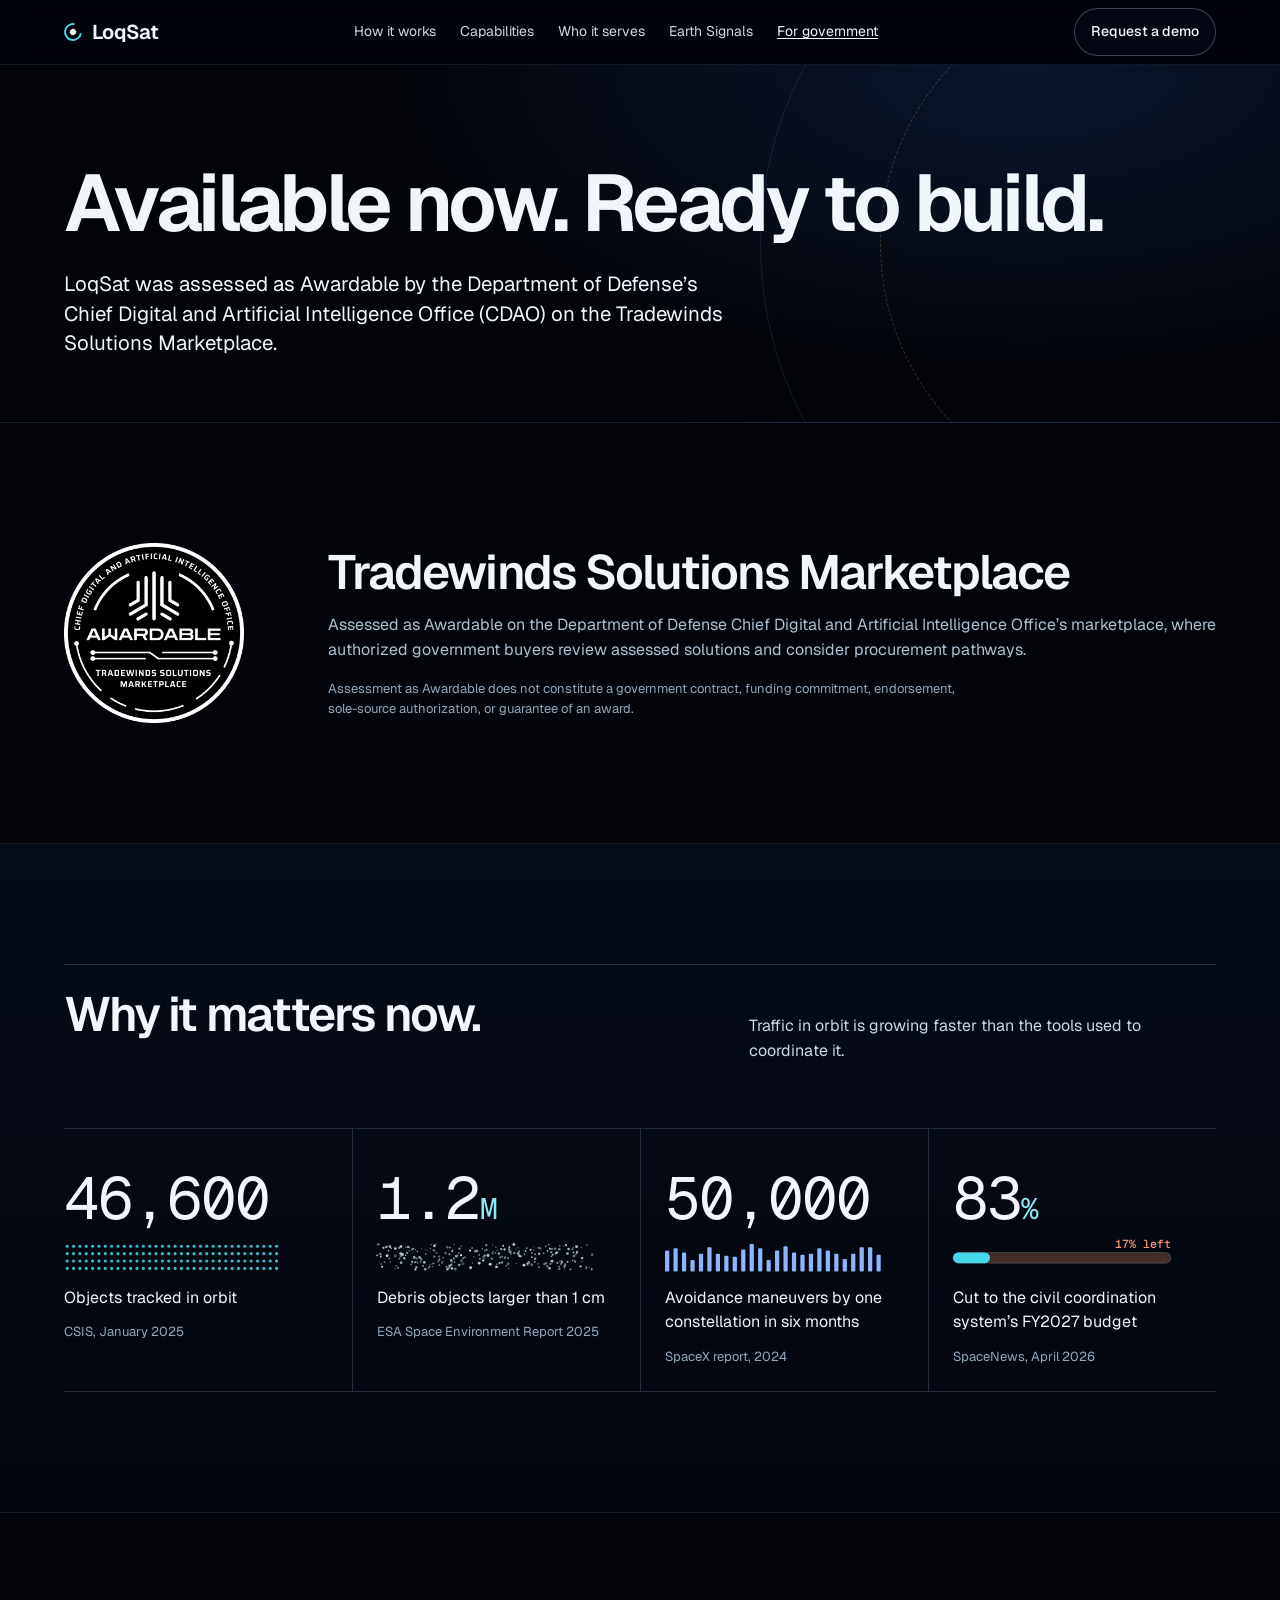
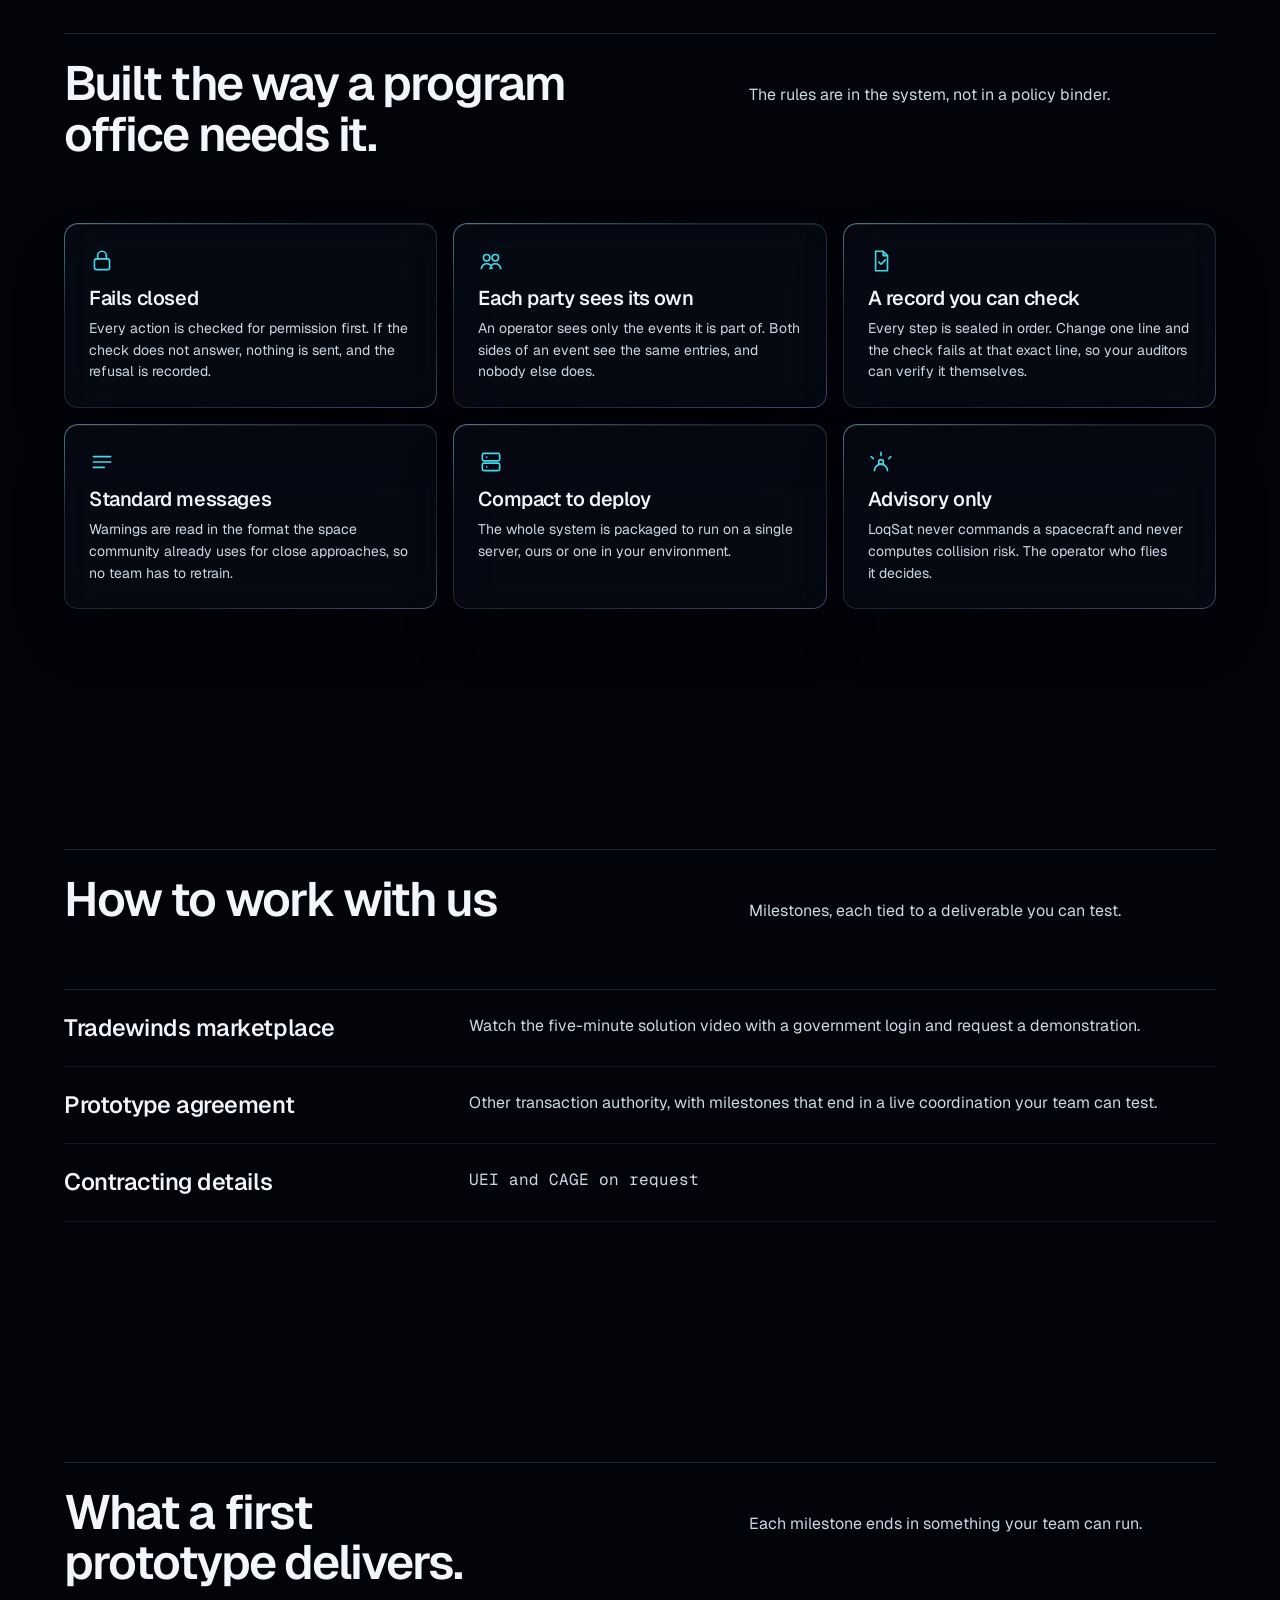
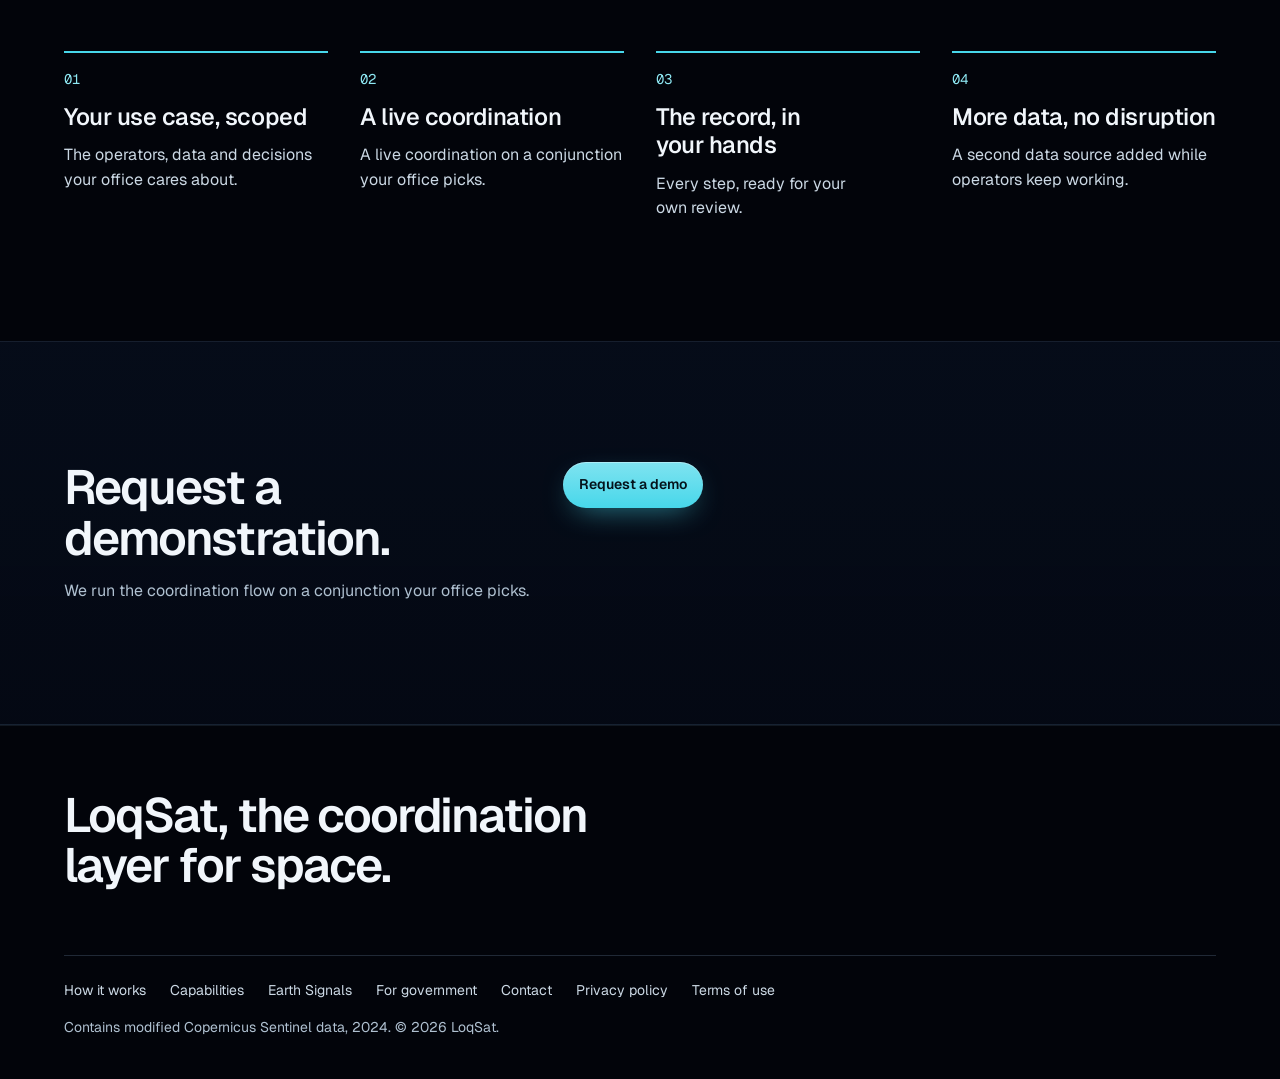
<file: government.html>
<!doctype html>
<html lang="en" class="js">
<head>
<meta charset="utf-8">
<meta name="viewport" content="width=device-width, initial-scale=1, viewport-fit=cover">
<link rel="preconnect" href="https://fonts.googleapis.com">
<link rel="stylesheet" href="https://fonts.googleapis.com/css2?family=Geist:wght@400..700&family=Geist+Mono:wght@400;500&display=swap">
<link rel="icon" href="favicon.svg" type="image/svg+xml">
<link rel="icon" href="favicon.png" type="image/png" sizes="48x48">
<link rel="apple-touch-icon" href="apple-touch-icon.png">
<link rel="stylesheet" href="styles.css?v=6">
<meta name="theme-color" content="#02040a">
<meta name="description" content="LoqSat was assessed as Awardable on the CDAO Tradewinds Solutions Marketplace. How government buyers work with us: prototype milestones, a live coordination, and a record your team can verify.">
<link rel="canonical" href="https://www.loqsat.com/government.html">
<meta name="robots" content="index, follow, max-image-preview:large">
<meta property="og:type" content="website">
<meta property="og:site_name" content="LoqSat">
<meta property="og:title" content="For government | LoqSat">
<meta property="og:description" content="LoqSat was assessed as Awardable on the CDAO Tradewinds Solutions Marketplace. How government buyers work with us: prototype milestones, a live coordination, and a record your team can verify.">
<meta property="og:url" content="https://www.loqsat.com/government.html">
<meta property="og:image" content="https://www.loqsat.com/og.jpg">
<meta property="og:image:width" content="1200">
<meta property="og:image:height" content="630">
<meta property="og:image:alt" content="LoqSat: Coordination is the missing layer in orbit. A glowing Earth ringed by satellite orbits.">
<meta property="og:locale" content="en_US">
<meta name="twitter:card" content="summary_large_image">
<meta name="twitter:title" content="For government | LoqSat">
<meta name="twitter:description" content="LoqSat was assessed as Awardable on the CDAO Tradewinds Solutions Marketplace. How government buyers work with us: prototype milestones, a live coordination, and a record your team can verify.">
<meta name="twitter:image" content="https://www.loqsat.com/og.jpg">
<meta name="twitter:image:alt" content="LoqSat: Coordination is the missing layer in orbit.">
<script type="application/ld+json">{"@context": "https://schema.org", "@graph": [{"@type": "Organization", "@id": "https://www.loqsat.com/#org", "name": "LoqSat", "url": "https://www.loqsat.com/", "logo": {"@type": "ImageObject", "url": "https://www.loqsat.com/icon-512.png", "width": 512, "height": 512}, "description": "Neutral coordination layer for space: collision warnings routed to both operators, maneuvers agreed, every step on a tamper-evident record.", "slogan": "Coordination is the missing layer in orbit."}, {"@type": "WebSite", "@id": "https://www.loqsat.com/#site", "url": "https://www.loqsat.com/", "name": "LoqSat", "publisher": {"@id": "https://www.loqsat.com/#org"}, "inLanguage": "en"}, {"@type": "WebPage", "@id": "https://www.loqsat.com/government.html#page", "url": "https://www.loqsat.com/government.html", "name": "For government | LoqSat", "description": "LoqSat was assessed as Awardable on the CDAO Tradewinds Solutions Marketplace. How government buyers work with us: prototype milestones, a live coordination, and a record your team can verify.", "isPartOf": {"@id": "https://www.loqsat.com/#site"}, "primaryImageOfPage": "https://www.loqsat.com/og.jpg"}]}</script>
<title>For government | LoqSat</title></head><body>
<a class="skip" href="#main">Skip to content</a>
<header class="nav">
  <div class="container">
    <a class="wordmark" href="index.html">LoqSat</a>
    <nav aria-label="Main"><ul>
      <li><a href="index.html#how">How it works</a></li>
      <li><a href="index.html#platform">Capabilities</a></li>
      <li><a href="index.html#who">Who it serves</a></li>
      <li><a href="signals.html">Earth Signals</a></li>
      <li><a href="government.html" aria-current="page">For government</a></li>
    </ul></nav>
    <a class="btn" href="index.html#contact">Request a demo</a>
  </div>
</header>
<main id="main">
  <section class="page-head page-head--art"><div class="container">
    <h1>Available now. Ready to build.</h1>
    <p class="lead">LoqSat was assessed as Awardable by the Department of Defense’s Chief Digital and Artificial Intelligence Office (CDAO) on the Tradewinds Solutions Marketplace.</p>
  </div></section>
  <section class="section" aria-labelledby="tw-h"><div class="container">
    <div class="award">
      <a href="https://www.tradewindai.com" target="_blank" rel="noopener"><img src="badge-tradewinds-awardable.png" width="200" height="200" alt="Awardable badge, Tradewinds Solutions Marketplace"></a>
      <div class="body">
        <h2 id="tw-h">Tradewinds Solutions Marketplace</h2>
        <p class="muted">Assessed as Awardable on the Department of Defense Chief Digital and Artificial Intelligence Office’s marketplace, where authorized government buyers review assessed solutions and consider procurement pathways.</p>
        <p class="fine">Assessment as Awardable does not constitute a government contract, funding commitment, endorsement, sole-source authorization, or guarantee of an award.</p>
      </div>
    </div>
  </div></section>
  <section class="section section--tint" aria-labelledby="why-h"><div class="container">
    <div class="section-head"><h2 id="why-h">Why it matters now.</h2><p>Traffic in orbit is growing faster than the tools used to coordinate it.</p></div>
    <div class="figures figures--4">
      <div><span class="big">46,600</span><span class="viz" data-viz="dots" aria-hidden="true"></span><span>Objects tracked in orbit</span><span class="src">CSIS, January 2025</span></div>
      <div><span class="big">1.2<small>M</small></span><span class="viz" data-viz="dust" aria-hidden="true"></span><span>Debris objects larger than 1 cm</span><span class="src">ESA Space Environment Report 2025</span></div>
      <div><span class="big">50,000</span><span class="viz" data-viz="ticks" aria-hidden="true"></span><span>Avoidance maneuvers by one constellation in six months</span><span class="src">SpaceX report, 2024</span></div>
      <div><span class="big">83<small>%</small></span><span class="viz" data-viz="cut" aria-hidden="true"></span><span>Cut to the civil coordination system’s FY2027 budget</span><span class="src">SpaceNews, April 2026</span></div>
    </div>
  </div></section>
  <section class="section" aria-labelledby="built-h"><div class="container">
    <div class="section-head"><h2 id="built-h">Built the way a program office needs it.</h2><p>The rules are in the system, not in a policy binder.</p></div>
    <div class="caps caps--3">
      <article class="cap-card card"><span class="ic" aria-hidden="true"><svg viewBox="0 0 24 24"><rect x="5" y="10" width="14" height="10" rx="2"/><path d="M8 10V7a4 4 0 0 1 8 0v3"/></svg></span><h3>Fails closed</h3><p>Every action is checked for permission first. If the check does not answer, nothing is sent, and the refusal is recorded.</p></article>
      <article class="cap-card card"><span class="ic" aria-hidden="true"><svg viewBox="0 0 24 24"><circle cx="8" cy="9" r="3"/><circle cx="16" cy="9" r="3"/><path d="M3 19c.8-3 2.8-4.5 5-4.5s4.2 1.5 5 4.5M11 19c.8-3 2.8-4.5 5-4.5s4.2 1.5 5 4.5"/></svg></span><h3>Each party sees its own</h3><p>An operator sees only the events it is part of. Both sides of an event see the same entries, and nobody else does.</p></article>
      <article class="cap-card card"><span class="ic" aria-hidden="true"><svg viewBox="0 0 24 24"><path d="M7 3h7l4 4v14H7z"/><path d="M14 3v4h4M10 13l2 2 4-4"/></svg></span><h3>A record you can check</h3><p>Every step is sealed in order. Change one line and the check fails at that exact line, so your auditors can verify it themselves.</p></article>
      <article class="cap-card card"><span class="ic" aria-hidden="true"><svg viewBox="0 0 24 24"><path d="M4 7h16M4 12h16M4 17h10"/></svg></span><h3>Standard messages</h3><p>Warnings are read in the format the space community already uses for close approaches, so no team has to retrain.</p></article>
      <article class="cap-card card"><span class="ic" aria-hidden="true"><svg viewBox="0 0 24 24"><rect x="4" y="4" width="16" height="7" rx="1.5"/><rect x="4" y="13" width="16" height="7" rx="1.5"/><path d="M8 7.5h.01M8 16.5h.01"/></svg></span><h3>Compact to deploy</h3><p>The whole system is packaged to run on a single server, ours or one in your environment.</p></article>
      <article class="cap-card card"><span class="ic" aria-hidden="true"><svg viewBox="0 0 24 24"><path d="M12 3v3M5 9l-2-2M19 9l2-2"/><path d="M6 20a6 6 0 0 1 12 0"/><circle cx="12" cy="12" r="2.2"/></svg></span><h3>Advisory only</h3><p>LoqSat never commands a spacecraft and never computes collision risk. The operator who flies it decides.</p></article>
    </div>
  </div></section>
  <section class="section" aria-labelledby="paths-h"><div class="container">
    <div class="section-head"><h2 id="paths-h">How to work with us</h2><p>Milestones, each tied to a deliverable you can test.</p></div>
    <div class="rows">
      <div><h3>Tradewinds marketplace</h3><p>Watch the five-minute solution video with a government login and request a demonstration.</p></div>
      <div><h3>Prototype agreement</h3><p>Other transaction authority, with milestones that end in a live coordination your team can test.</p></div>
      <div><h3>Contracting details</h3><p class="measure">UEI and CAGE on request</p></div>
    </div>
  </div></section>
  <section class="section" aria-labelledby="first-h"><div class="container">
    <div class="section-head"><h2 id="first-h">What a first prototype delivers.</h2><p>Each milestone ends in something your team can run.</p></div>
    <ol class="steps">
      <li><span class="measure">01</span><h3>Your use case, scoped</h3><p>The operators, data and decisions your office cares about.</p></li>
      <li><span class="measure">02</span><h3>A live coordination</h3><p>A live coordination on a conjunction your office picks.</p></li>
      <li><span class="measure">03</span><h3>The record, in your hands</h3><p>Every step, ready for your own review.</p></li>
      <li><span class="measure">04</span><h3>More data, no disruption</h3><p>A second data source added while operators keep working.</p></li>
    </ol>
  </div></section>
</main>
<section class="close" aria-labelledby="demo-h"><div class="container">
  <div style="display:grid;gap:var(--space-md);align-content:start"><h2 id="demo-h">Request a demonstration.</h2><p class="muted">We run the coordination flow on a conjunction your office picks.</p></div>
  <div><a class="btn btn--primary" href="index.html#contact">Request a demo</a></div>
</div></section>
<footer class="footer">
  <div class="container">
    <p class="letter">LoqSat, the coordination layer for space.</p>
    <div class="cols">
      <ul><li><a href="index.html#how">How it works</a></li><li><a href="index.html#platform">Capabilities</a></li><li><a href="signals.html">Earth Signals</a></li><li><a href="government.html">For government</a></li><li><a href="index.html#contact">Contact</a></li><li><a href="privacy.html">Privacy policy</a></li><li><a href="terms.html">Terms of use</a></li></ul>
      <p class="muted">Contains modified Copernicus Sentinel data, 2024. © 2026 LoqSat.</p>
    </div>
  </div>
</footer>
<script src="scenes.js"></script>
</body></html>
</file>
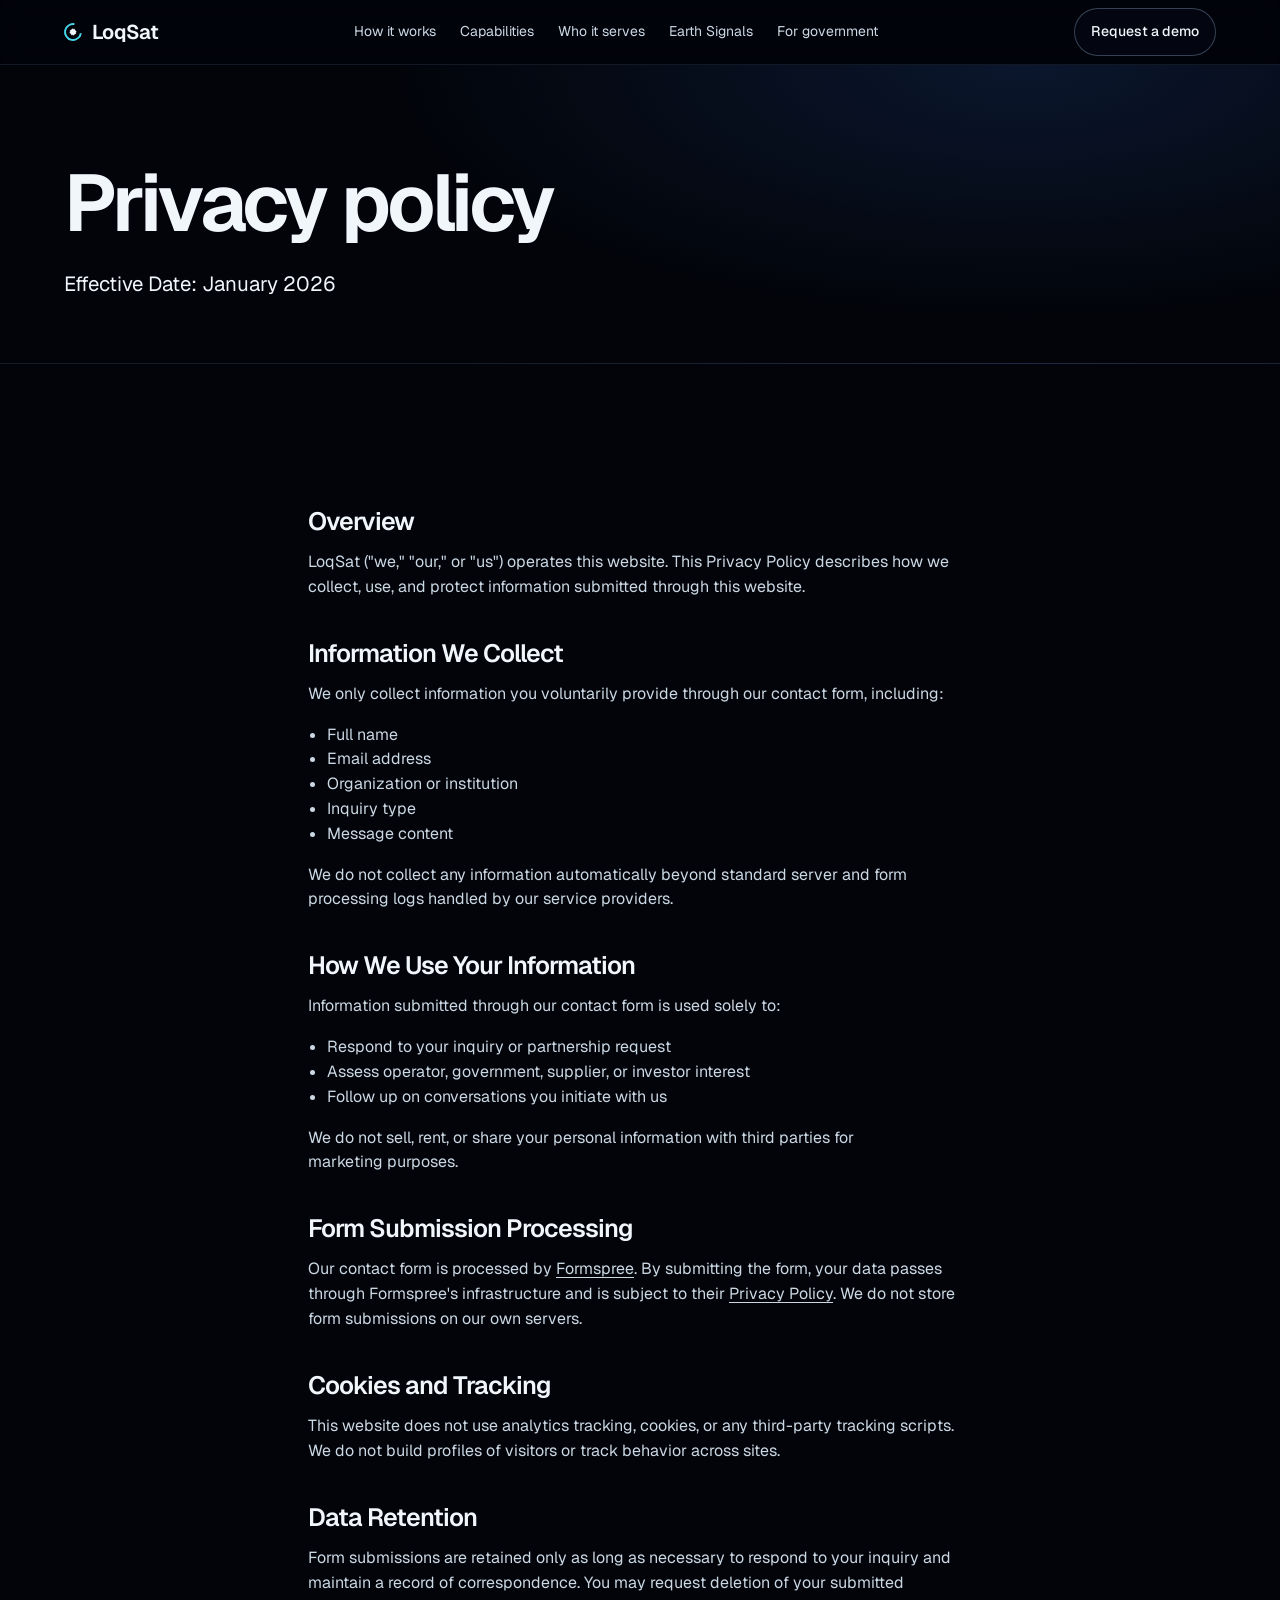
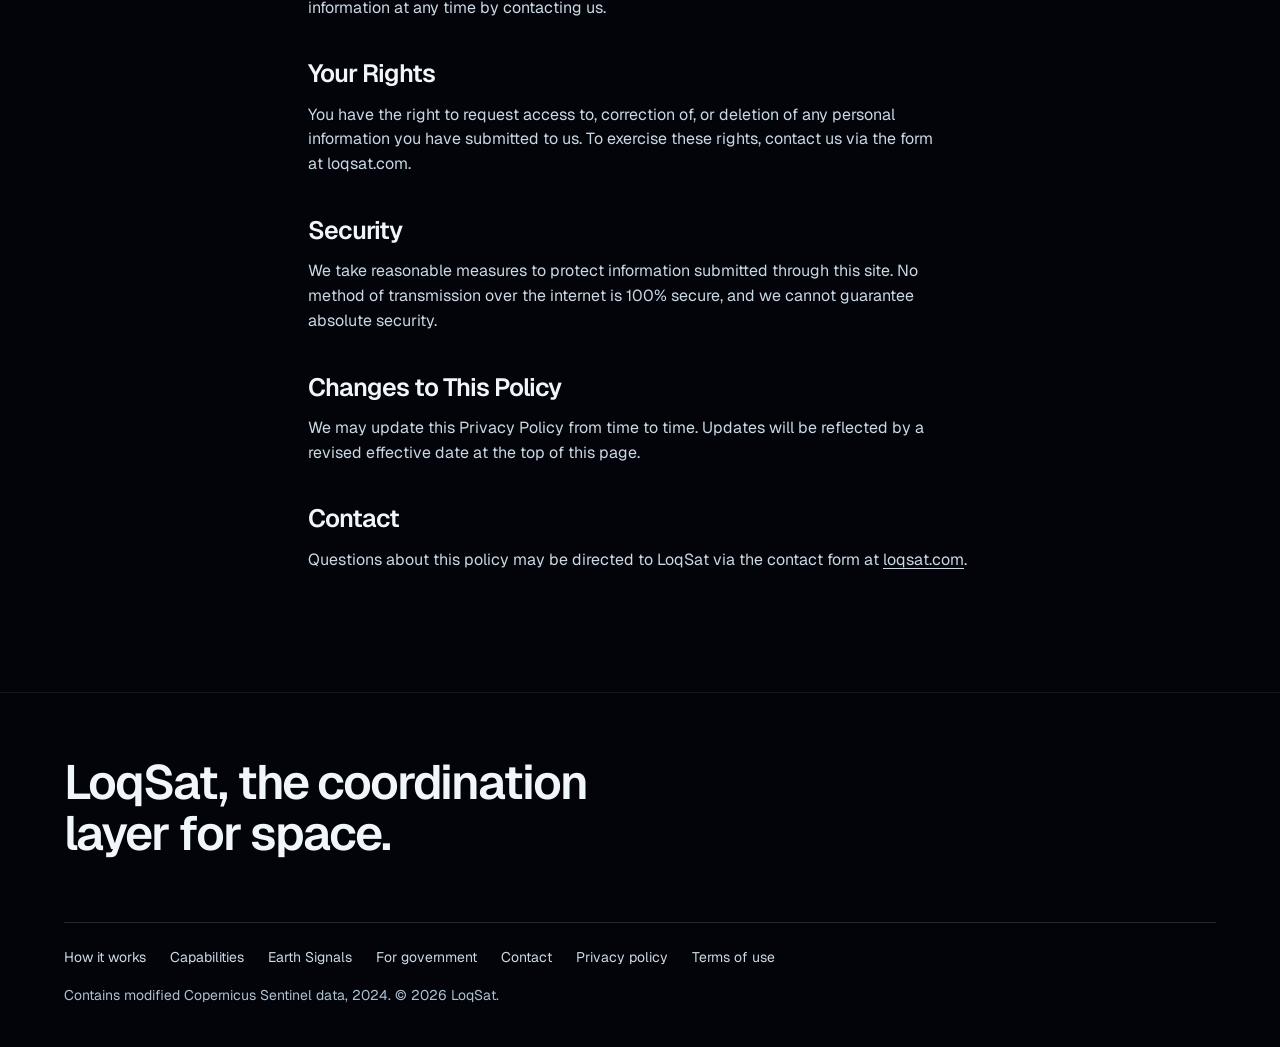
<file: privacy.html>
<!doctype html>
<html lang="en" class="js">
<head>
<meta charset="utf-8">
<meta name="viewport" content="width=device-width, initial-scale=1, viewport-fit=cover">
<link rel="preconnect" href="https://fonts.googleapis.com">
<link rel="stylesheet" href="https://fonts.googleapis.com/css2?family=Geist:wght@400..700&family=Geist+Mono:wght@400;500&display=swap">
<link rel="icon" href="favicon.svg" type="image/svg+xml">
<link rel="icon" href="favicon.png" type="image/png" sizes="48x48">
<link rel="apple-touch-icon" href="apple-touch-icon.png">
<link rel="stylesheet" href="styles.css?v=6">
<meta name="theme-color" content="#02040a">
<meta name="description" content="How LoqSat handles the information you send us.">
<link rel="canonical" href="https://www.loqsat.com/privacy.html">
<meta name="robots" content="index, follow, max-image-preview:large">
<meta property="og:type" content="website">
<meta property="og:site_name" content="LoqSat">
<meta property="og:title" content="Privacy policy | LoqSat">
<meta property="og:description" content="How LoqSat handles the information you send us.">
<meta property="og:url" content="https://www.loqsat.com/privacy.html">
<meta property="og:image" content="https://www.loqsat.com/og.jpg">
<meta property="og:image:width" content="1200">
<meta property="og:image:height" content="630">
<meta property="og:image:alt" content="LoqSat: Coordination is the missing layer in orbit. A glowing Earth ringed by satellite orbits.">
<meta property="og:locale" content="en_US">
<meta name="twitter:card" content="summary_large_image">
<meta name="twitter:title" content="Privacy policy | LoqSat">
<meta name="twitter:description" content="How LoqSat handles the information you send us.">
<meta name="twitter:image" content="https://www.loqsat.com/og.jpg">
<meta name="twitter:image:alt" content="LoqSat: Coordination is the missing layer in orbit.">
<script type="application/ld+json">{"@context": "https://schema.org", "@graph": [{"@type": "Organization", "@id": "https://www.loqsat.com/#org", "name": "LoqSat", "url": "https://www.loqsat.com/", "logo": {"@type": "ImageObject", "url": "https://www.loqsat.com/icon-512.png", "width": 512, "height": 512}, "description": "Neutral coordination layer for space: collision warnings routed to both operators, maneuvers agreed, every step on a tamper-evident record.", "slogan": "Coordination is the missing layer in orbit."}, {"@type": "WebSite", "@id": "https://www.loqsat.com/#site", "url": "https://www.loqsat.com/", "name": "LoqSat", "publisher": {"@id": "https://www.loqsat.com/#org"}, "inLanguage": "en"}, {"@type": "WebPage", "@id": "https://www.loqsat.com/privacy.html#page", "url": "https://www.loqsat.com/privacy.html", "name": "Privacy policy | LoqSat", "description": "How LoqSat handles the information you send us.", "isPartOf": {"@id": "https://www.loqsat.com/#site"}, "primaryImageOfPage": "https://www.loqsat.com/og.jpg"}]}</script>
<title>Privacy policy | LoqSat</title></head><body>
<a class="skip" href="#main">Skip to content</a>
<header class="nav">
  <div class="container">
    <a class="wordmark" href="index.html">LoqSat</a>
    <nav aria-label="Main"><ul>
      <li><a href="index.html#how">How it works</a></li>
      <li><a href="index.html#platform">Capabilities</a></li>
      <li><a href="index.html#who">Who it serves</a></li>
      <li><a href="signals.html">Earth Signals</a></li>
      <li><a href="government.html">For government</a></li>
    </ul></nav>
    <a class="btn" href="index.html#contact">Request a demo</a>
  </div>
</header>
<main id="main"><section class="page-head"><div class="container"><h1>Privacy policy</h1><p class="lead">Effective Date: January 2026</p></div></section><section class="section"><div class="container legal">
  
  
  
  <h2>Overview</h2>
  <p>LoqSat ("we," "our," or "us") operates this website. This Privacy Policy describes how we collect, use, and protect information submitted through this website.</p>
  <h2>Information We Collect</h2>
  <p>We only collect information you voluntarily provide through our contact form, including:</p>
  <ul>
    <li>Full name</li>
    <li>Email address</li>
    <li>Organization or institution</li>
    <li>Inquiry type</li>
    <li>Message content</li>
  </ul>
  <p>We do not collect any information automatically beyond standard server and form processing logs handled by our service providers.</p>
  <h2>How We Use Your Information</h2>
  <p>Information submitted through our contact form is used solely to:</p>
  <ul>
    <li>Respond to your inquiry or partnership request</li>
    <li>Assess operator, government, supplier, or investor interest</li>
    <li>Follow up on conversations you initiate with us</li>
  </ul>
  <p>We do not sell, rent, or share your personal information with third parties for marketing purposes.</p>
  <h2>Form Submission Processing</h2>
  <p>Our contact form is processed by <a href="https://formspree.io" target="_blank" rel="noopener">Formspree</a>. By submitting the form, your data passes through Formspree's infrastructure and is subject to their <a href="https://formspree.io/legal/privacy-policy" target="_blank" rel="noopener">Privacy Policy</a>. We do not store form submissions on our own servers.</p>
  <h2>Cookies and Tracking</h2>
  <p>This website does not use analytics tracking, cookies, or any third-party tracking scripts. We do not build profiles of visitors or track behavior across sites.</p>
  <h2>Data Retention</h2>
  <p>Form submissions are retained only as long as necessary to respond to your inquiry and maintain a record of correspondence. You may request deletion of your submitted information at any time by contacting us.</p>
  <h2>Your Rights</h2>
  <p>You have the right to request access to, correction of, or deletion of any personal information you have submitted to us. To exercise these rights, contact us via the form at loqsat.com.</p>
  <h2>Security</h2>
  <p>We take reasonable measures to protect information submitted through this site. No method of transmission over the internet is 100% secure, and we cannot guarantee absolute security.</p>
  <h2>Changes to This Policy</h2>
  <p>We may update this Privacy Policy from time to time. Updates will be reflected by a revised effective date at the top of this page.</p>
  <h2>Contact</h2>
  <p>Questions about this policy may be directed to LoqSat via the contact form at <a href="index.html#contact">loqsat.com</a>.</p>
</div></section></main>
<footer class="footer">
  <div class="container">
    <p class="letter">LoqSat, the coordination layer for space.</p>
    <div class="cols">
      <ul><li><a href="index.html#how">How it works</a></li><li><a href="index.html#platform">Capabilities</a></li><li><a href="signals.html">Earth Signals</a></li><li><a href="government.html">For government</a></li><li><a href="index.html#contact">Contact</a></li><li><a href="privacy.html">Privacy policy</a></li><li><a href="terms.html">Terms of use</a></li></ul>
      <p class="muted">Contains modified Copernicus Sentinel data, 2024. © 2026 LoqSat.</p>
    </div>
  </div>
</footer>
</body></html>
</file>
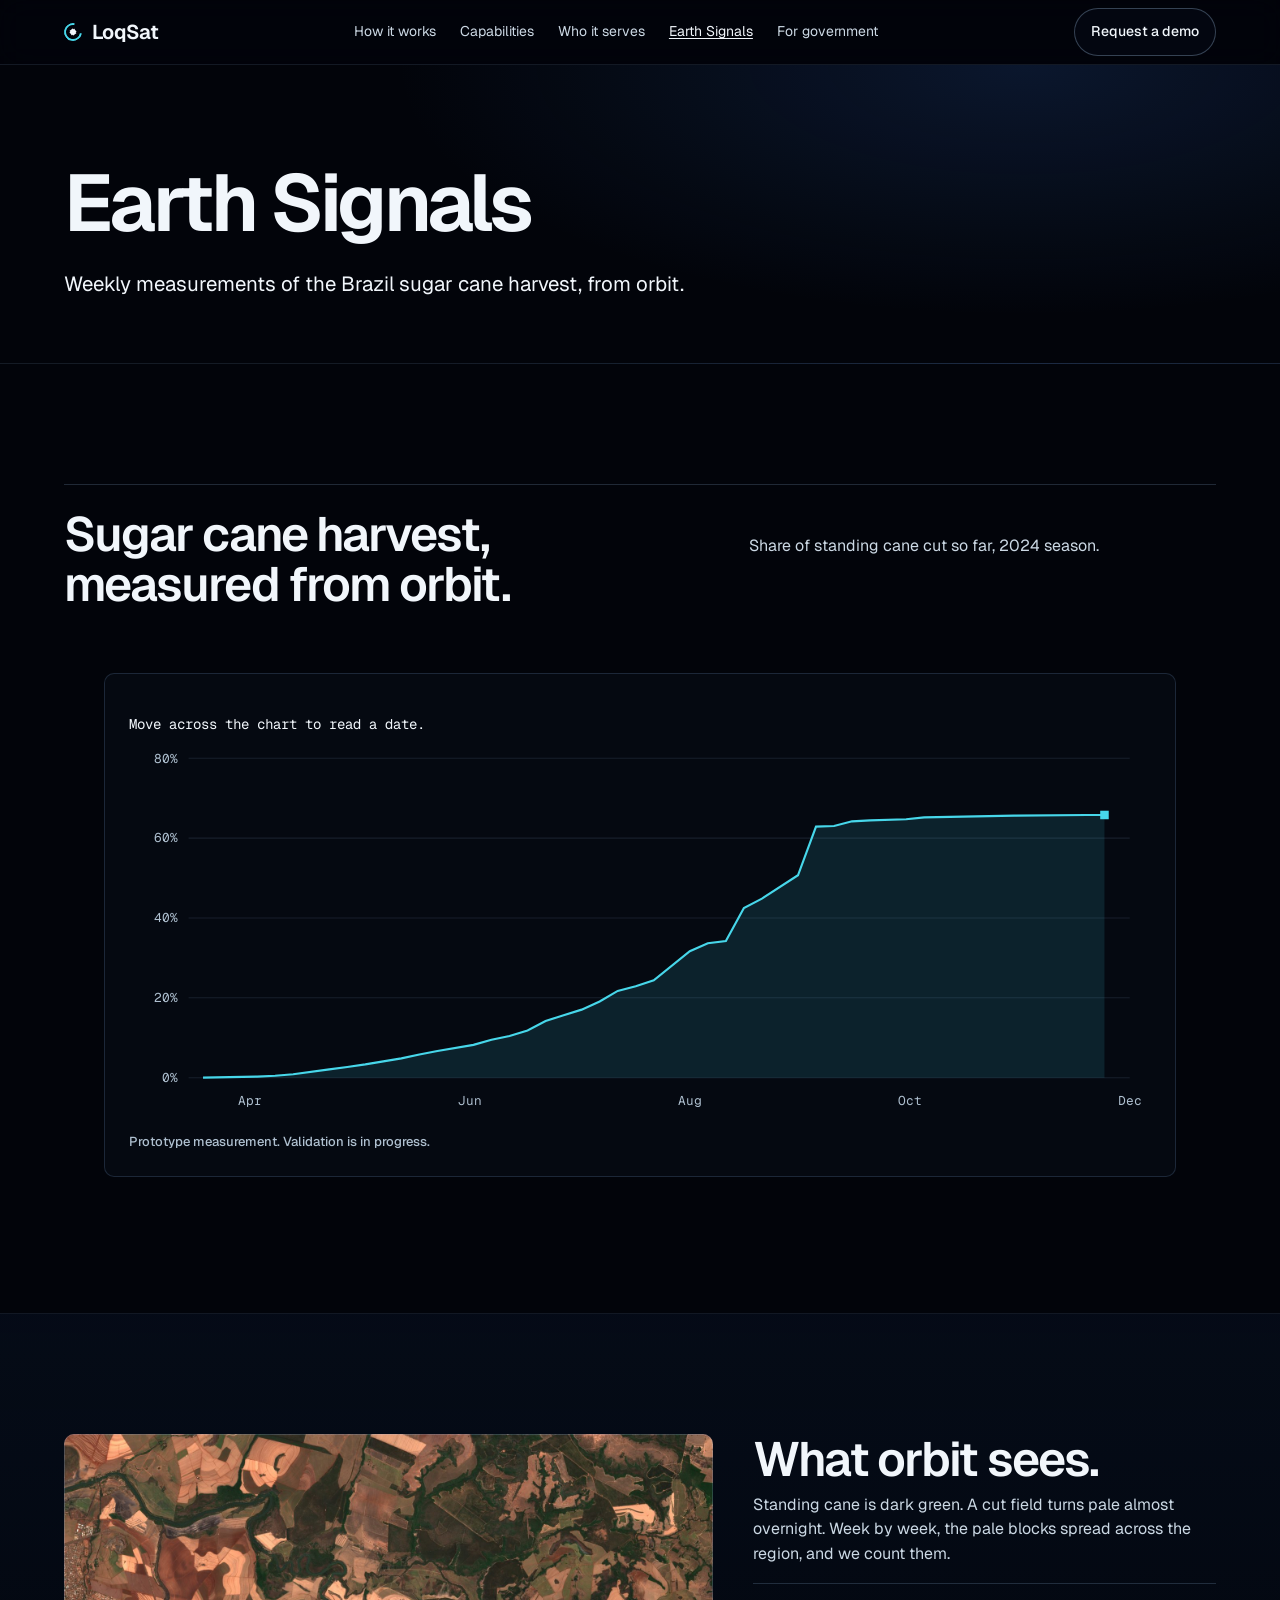
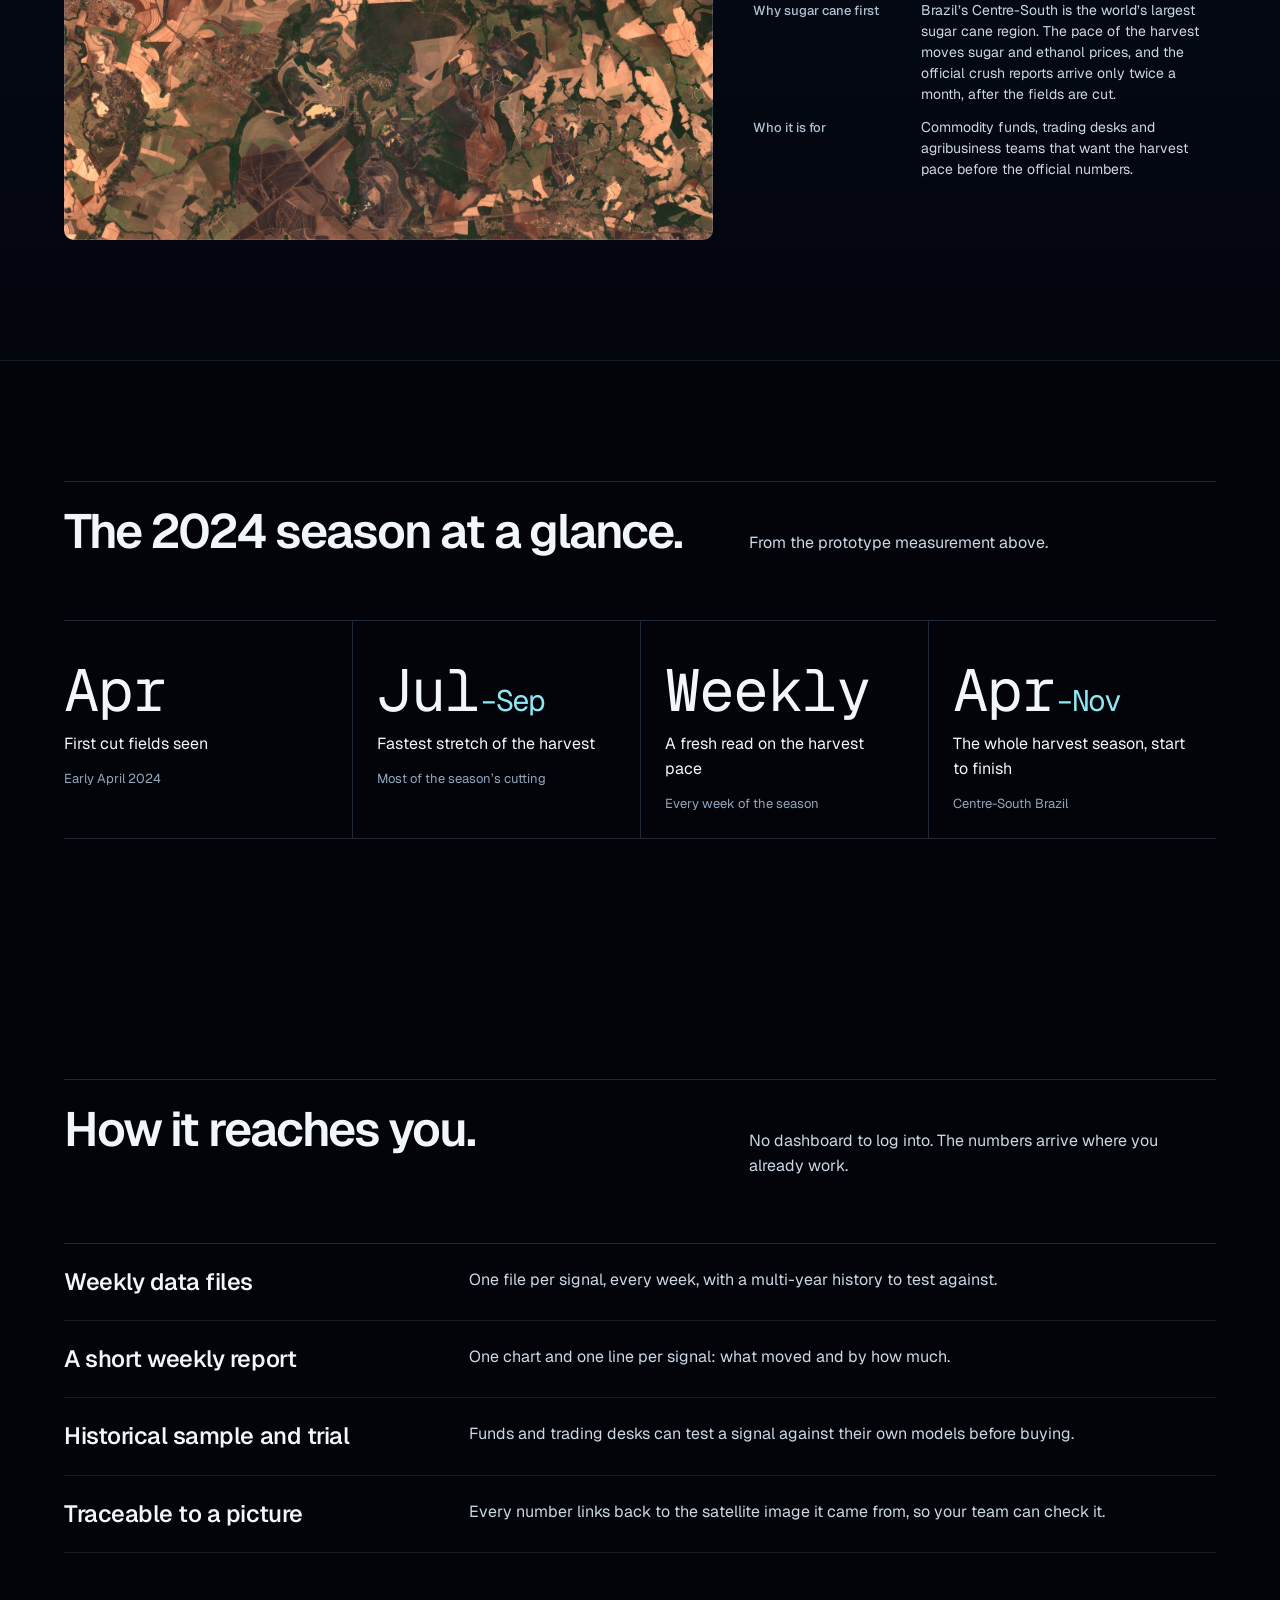
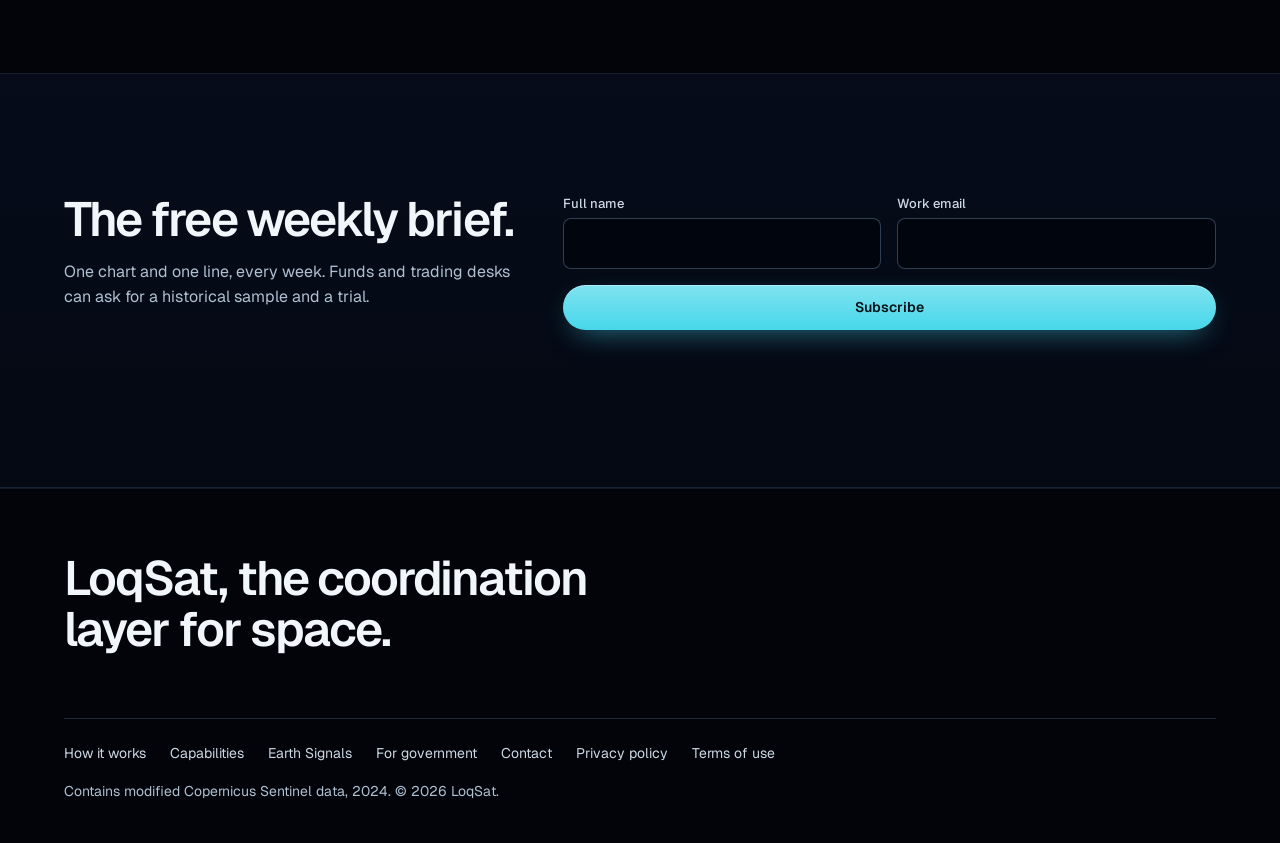
<file: signals.html>
<!doctype html>
<html lang="en" class="js">
<head>
<meta charset="utf-8">
<meta name="viewport" content="width=device-width, initial-scale=1, viewport-fit=cover">
<link rel="preconnect" href="https://fonts.googleapis.com">
<link rel="stylesheet" href="https://fonts.googleapis.com/css2?family=Geist:wght@400..700&family=Geist+Mono:wght@400;500&display=swap">
<link rel="icon" href="favicon.svg" type="image/svg+xml">
<link rel="icon" href="favicon.png" type="image/png" sizes="48x48">
<link rel="apple-touch-icon" href="apple-touch-icon.png">
<link rel="stylesheet" href="styles.css?v=6">
<meta name="theme-color" content="#02040a">
<meta name="description" content="LoqSat Earth Signals: weekly measurements of the Brazil sugar cane harvest from orbit, delivered as data files and a short weekly brief for commodity funds and trading desks.">
<link rel="canonical" href="https://www.loqsat.com/signals.html">
<meta name="robots" content="index, follow, max-image-preview:large">
<meta property="og:type" content="website">
<meta property="og:site_name" content="LoqSat">
<meta property="og:title" content="Earth Signals | LoqSat">
<meta property="og:description" content="LoqSat Earth Signals: weekly measurements of the Brazil sugar cane harvest from orbit, delivered as data files and a short weekly brief for commodity funds and trading desks.">
<meta property="og:url" content="https://www.loqsat.com/signals.html">
<meta property="og:image" content="https://www.loqsat.com/og.jpg">
<meta property="og:image:width" content="1200">
<meta property="og:image:height" content="630">
<meta property="og:image:alt" content="LoqSat: Coordination is the missing layer in orbit. A glowing Earth ringed by satellite orbits.">
<meta property="og:locale" content="en_US">
<meta name="twitter:card" content="summary_large_image">
<meta name="twitter:title" content="Earth Signals | LoqSat">
<meta name="twitter:description" content="LoqSat Earth Signals: weekly measurements of the Brazil sugar cane harvest from orbit, delivered as data files and a short weekly brief for commodity funds and trading desks.">
<meta name="twitter:image" content="https://www.loqsat.com/og.jpg">
<meta name="twitter:image:alt" content="LoqSat: Coordination is the missing layer in orbit.">
<script type="application/ld+json">{"@context": "https://schema.org", "@graph": [{"@type": "Organization", "@id": "https://www.loqsat.com/#org", "name": "LoqSat", "url": "https://www.loqsat.com/", "logo": {"@type": "ImageObject", "url": "https://www.loqsat.com/icon-512.png", "width": 512, "height": 512}, "description": "Neutral coordination layer for space: collision warnings routed to both operators, maneuvers agreed, every step on a tamper-evident record.", "slogan": "Coordination is the missing layer in orbit."}, {"@type": "WebSite", "@id": "https://www.loqsat.com/#site", "url": "https://www.loqsat.com/", "name": "LoqSat", "publisher": {"@id": "https://www.loqsat.com/#org"}, "inLanguage": "en"}, {"@type": "WebPage", "@id": "https://www.loqsat.com/signals.html#page", "url": "https://www.loqsat.com/signals.html", "name": "Earth Signals | LoqSat", "description": "LoqSat Earth Signals: weekly measurements of the Brazil sugar cane harvest from orbit, delivered as data files and a short weekly brief for commodity funds and trading desks.", "isPartOf": {"@id": "https://www.loqsat.com/#site"}, "primaryImageOfPage": "https://www.loqsat.com/og.jpg"}]}</script>
<title>Earth Signals | LoqSat</title></head><body>
<a class="skip" href="#main">Skip to content</a>
<header class="nav">
  <div class="container">
    <a class="wordmark" href="index.html">LoqSat</a>
    <nav aria-label="Main"><ul>
      <li><a href="index.html#how">How it works</a></li>
      <li><a href="index.html#platform">Capabilities</a></li>
      <li><a href="index.html#who">Who it serves</a></li>
      <li><a href="signals.html" aria-current="page">Earth Signals</a></li>
      <li><a href="government.html">For government</a></li>
    </ul></nav>
    <a class="btn" href="index.html#contact">Request a demo</a>
  </div>
</header>
<main id="main">
  <section class="page-head"><div class="container">
    <h1>Earth Signals</h1>
    <p class="lead">Weekly measurements of the Brazil sugar cane harvest, from orbit.</p>
  </div></section>

  <section class="section" aria-labelledby="cane-h"><div class="container">
    <div class="section-head"><h2 id="cane-h">Sugar cane harvest, measured from orbit.</h2><p>Share of standing cane cut so far, 2024 season.</p></div>
    <figure class="chart ticks">
      <p class="readout" id="readout" aria-live="polite">Move across the chart to read a date.</p>
      <svg id="harvest" viewBox="0 0 960 360" role="img" aria-label="Harvest share rises through the 2024 season, fastest from July to mid September."></svg>
      <figcaption class="label" style="margin-top:var(--space-sm)">Prototype measurement. Validation is in progress.</figcaption>
    </figure>
  </div></section>

  <section class="section section--tint" aria-labelledby="see-h"><div class="container">
    <div class="signals-grid">
      <figure class="photo scan-photo">
        <img src="cane.jpg" width="1600" height="1000" loading="lazy" alt="Sugar cane fields in Brazil, seen straight down from orbit. Pale blocks are freshly cut fields.">
        <span class="scan" aria-hidden="true"></span>
      </figure>
      <div class="signal-list">
        <div class="signal-top"><h2 id="see-h">What orbit sees.</h2><p class="signal-lead">Standing cane is dark green. A cut field turns pale almost overnight. Week by week, the pale blocks spread across the region, and we count them.</p></div>
        <dl class="signal-points">
          <div><dt class="label">Why sugar cane first</dt><dd>Brazil’s Centre-South is the world’s largest sugar cane region. The pace of the harvest moves sugar and ethanol prices, and the official crush reports arrive only twice a month, after the fields are cut.</dd></div>
          <div><dt class="label">Who it is for</dt><dd>Commodity funds, trading desks and agribusiness teams that want the harvest pace before the official numbers.</dd></div>
        </dl>
      </div>
    </div>
  </div></section>

  <section class="section" aria-labelledby="season-h"><div class="container">
    <div class="section-head"><h2 id="season-h">The 2024 season at a glance.</h2><p>From the prototype measurement above.</p></div>
    <div class="figures figures--4">
      <div><span class="big">Apr</span><span>First cut fields seen</span><span class="src">Early April 2024</span></div>
      <div><span class="big">Jul<small>–Sep</small></span><span>Fastest stretch of the harvest</span><span class="src">Most of the season’s cutting</span></div>
      <div><span class="big">Weekly</span><span>A fresh read on the harvest pace</span><span class="src">Every week of the season</span></div>
      <div><span class="big">Apr<small>–Nov</small></span><span>The whole harvest season, start to finish</span><span class="src">Centre-South Brazil</span></div>
    </div>
  </div></section>

  <section class="section" aria-labelledby="how-h"><div class="container">
    <div class="section-head"><h2 id="how-h">How it reaches you.</h2><p>No dashboard to log into. The numbers arrive where you already work.</p></div>
    <div class="rows">
      <div><h3>Weekly data files</h3><p>One file per signal, every week, with a multi-year history to test against.</p></div>
      <div><h3>A short weekly report</h3><p>One chart and one line per signal: what moved and by how much.</p></div>
      <div><h3>Historical sample and trial</h3><p>Funds and trading desks can test a signal against their own models before buying.</p></div>
      <div><h3>Traceable to a picture</h3><p>Every number links back to the satellite image it came from, so your team can check it.</p></div>
    </div>
  </div></section>
</main>

<section class="close" id="brief" aria-labelledby="brief-h"><div class="container">
  <div style="display:grid;gap:var(--space-md);align-content:start">
    <h2 id="brief-h">The free weekly brief.</h2>
    <p class="muted">One chart and one line, every week. Funds and trading desks can ask for a historical sample and a trial.</p>
  </div>
  <form class="form" action="https://formspree.io/f/xeelnkqj" method="POST">
    <input type="hidden" name="list" value="Earth Signals weekly brief">
    <div class="field"><label for="f-name">Full name</label><input id="f-name" name="name" autocomplete="name" required></div>
    <div class="field"><label for="f-email">Work email</label><input id="f-email" name="email" type="email" autocomplete="email" required></div>
    <div class="field wide"><button class="btn btn--primary" type="submit">Subscribe</button></div>
    <p class="status" role="status"></p>
  </form>
</div></section>
<footer class="footer">
  <div class="container">
    <p class="letter">LoqSat, the coordination layer for space.</p>
    <div class="cols">
      <ul><li><a href="index.html#how">How it works</a></li><li><a href="index.html#platform">Capabilities</a></li><li><a href="signals.html">Earth Signals</a></li><li><a href="government.html">For government</a></li><li><a href="index.html#contact">Contact</a></li><li><a href="privacy.html">Privacy policy</a></li><li><a href="terms.html">Terms of use</a></li></ul>
      <p class="muted">Contains modified Copernicus Sentinel data, 2024. © 2026 LoqSat.</p>
    </div>
  </div>
</footer>
<script>
const DATA = [["2024-03-19", 0.0], ["2024-04-03", 0.0027], ["2024-04-08", 0.0047], ["2024-04-13", 0.0087], ["2024-04-23", 0.0208], ["2024-04-28", 0.0268], ["2024-05-03", 0.0332], ["2024-05-08", 0.0408], ["2024-05-13", 0.0484], ["2024-05-18", 0.0581], ["2024-05-23", 0.0666], ["2024-06-02", 0.0821], ["2024-06-07", 0.0948], ["2024-06-12", 0.1044], ["2024-06-17", 0.1182], ["2024-06-22", 0.1417], ["2024-06-27", 0.1566], ["2024-07-02", 0.1704], ["2024-07-07", 0.1908], ["2024-07-12", 0.2174], ["2024-07-17", 0.2288], ["2024-07-22", 0.2437], ["2024-08-01", 0.3169], ["2024-08-06", 0.3367], ["2024-08-11", 0.3425], ["2024-08-16", 0.4251], ["2024-08-21", 0.4486], ["2024-08-31", 0.507], ["2024-09-05", 0.6289], ["2024-09-10", 0.6305], ["2024-09-15", 0.6421], ["2024-09-20", 0.6446], ["2024-09-30", 0.6473], ["2024-10-05", 0.652], ["2024-10-30", 0.6563], ["2024-11-19", 0.658], ["2024-11-24", 0.658]];
(function () {
  const svg = document.getElementById('harvest'), out = document.getElementById('readout');
  const W = 960, H = 360, L = 56, Rr = 20, T = 20, B = 40;
  const t0 = Date.parse('2024-03-15'), t1 = Date.parse('2024-12-01');
  const x = (d) => L + (Date.parse(d) - t0) / (t1 - t0) * (W - L - Rr), y = (v) => T + (1 - v / 0.8) * (H - T - B);
  const ns = 'http://www.w3.org/2000/svg', el = (n, a) => { const e = document.createElementNS(ns, n); for (const k in a) e.setAttribute(k, a[k]); svg.appendChild(e); return e; };
  [0, 0.2, 0.4, 0.6, 0.8].forEach((v) => { el('line', { x1: L, x2: W - Rr, y1: y(v), y2: y(v), stroke: 'var(--color-rule-2)' }); const t = el('text', { x: L - 10, y: y(v) + 4, 'text-anchor': 'end', fill: 'var(--color-muted)', 'font-family': 'var(--font-outlier)', 'font-size': 12 }); t.textContent = Math.round(v * 100) + '%'; });
  ['2024-04-01', '2024-06-01', '2024-08-01', '2024-10-01', '2024-12-01'].forEach((d) => { const t = el('text', { x: x(d), y: H - 14, 'text-anchor': 'middle', fill: 'var(--color-muted)', 'font-family': 'var(--font-outlier)', 'font-size': 12 }); t.textContent = new Date(d).toLocaleString('en-US', { month: 'short', timeZone: 'UTC' }); });
  const pts = DATA.map(([d, v]) => [x(d), y(v)]);
  el('path', { d: 'M' + pts.map((p) => p.join(',')).join(' L') + ' L' + pts[pts.length - 1][0] + ',' + y(0) + ' L' + pts[0][0] + ',' + y(0) + ' Z', fill: 'var(--color-accent)', opacity: 0.12 });
  el('path', { d: 'M' + pts.map((p) => p.join(',')).join(' L'), fill: 'none', stroke: 'var(--color-accent)', 'stroke-width': 2 });
  const last = pts[pts.length - 1]; el('rect', { x: last[0] - 4, y: last[1] - 4, width: 8, height: 8, fill: 'var(--color-accent)' });
  const cur = el('line', { y1: T, y2: H - B, stroke: 'var(--color-muted-2)', visibility: 'hidden' });
  const dot = el('rect', { width: 8, height: 8, fill: 'var(--color-ink)', visibility: 'hidden' });
  const fmt = (d) => new Date(d).toLocaleDateString('en-US', { day: 'numeric', month: 'short', year: 'numeric', timeZone: 'UTC' });
  function show(px) { let i = 0, bd = 1e9; pts.forEach((p, j) => { const dd = Math.abs(p[0] - px); if (dd < bd) { bd = dd; i = j; } }); const p = pts[i]; cur.setAttribute('x1', p[0]); cur.setAttribute('x2', p[0]); dot.setAttribute('x', p[0] - 4); dot.setAttribute('y', p[1] - 4); cur.setAttribute('visibility', 'visible'); dot.setAttribute('visibility', 'visible'); out.textContent = fmt(DATA[i][0]) + '   ' + (DATA[i][1] * 100).toFixed(1) + '% harvested'; }
  svg.addEventListener('pointermove', (e) => { const r = svg.getBoundingClientRect(); show((e.clientX - r.left) / r.width * W); });
  svg.setAttribute('tabindex', '0'); let k = DATA.length - 1;
  svg.addEventListener('keydown', (e) => { if (e.key === 'ArrowLeft') k = Math.max(0, k - 1); else if (e.key === 'ArrowRight') k = Math.min(DATA.length - 1, k + 1); else return; e.preventDefault(); show(pts[k][0]); });
})();
document.querySelectorAll('form[action]').forEach((f) => f.addEventListener('submit', async (e) => {
  e.preventDefault(); const em = f.querySelector('[type=email]'), st = f.querySelector('.status');
  const ok = em.value.trim() && em.checkValidity(); em.setAttribute('aria-invalid', !ok);
  if (!ok) { st.textContent = 'Add a valid work email, then subscribe again.'; return; }
  st.textContent = 'Sending…';
  try { const r = await fetch(f.action, { method: 'POST', body: new FormData(f), headers: { Accept: 'application/json' } });
    st.textContent = r.ok ? 'Thanks. You are on the list for the weekly brief.' : 'That did not go through. Please try again.'; if (r.ok) f.reset(); }
  catch (err) { st.textContent = 'That did not go through from this preview. On loqsat.com it reaches our inbox.'; }
}));
</script>
<script src="site.js"></script>
</body></html>
</file>
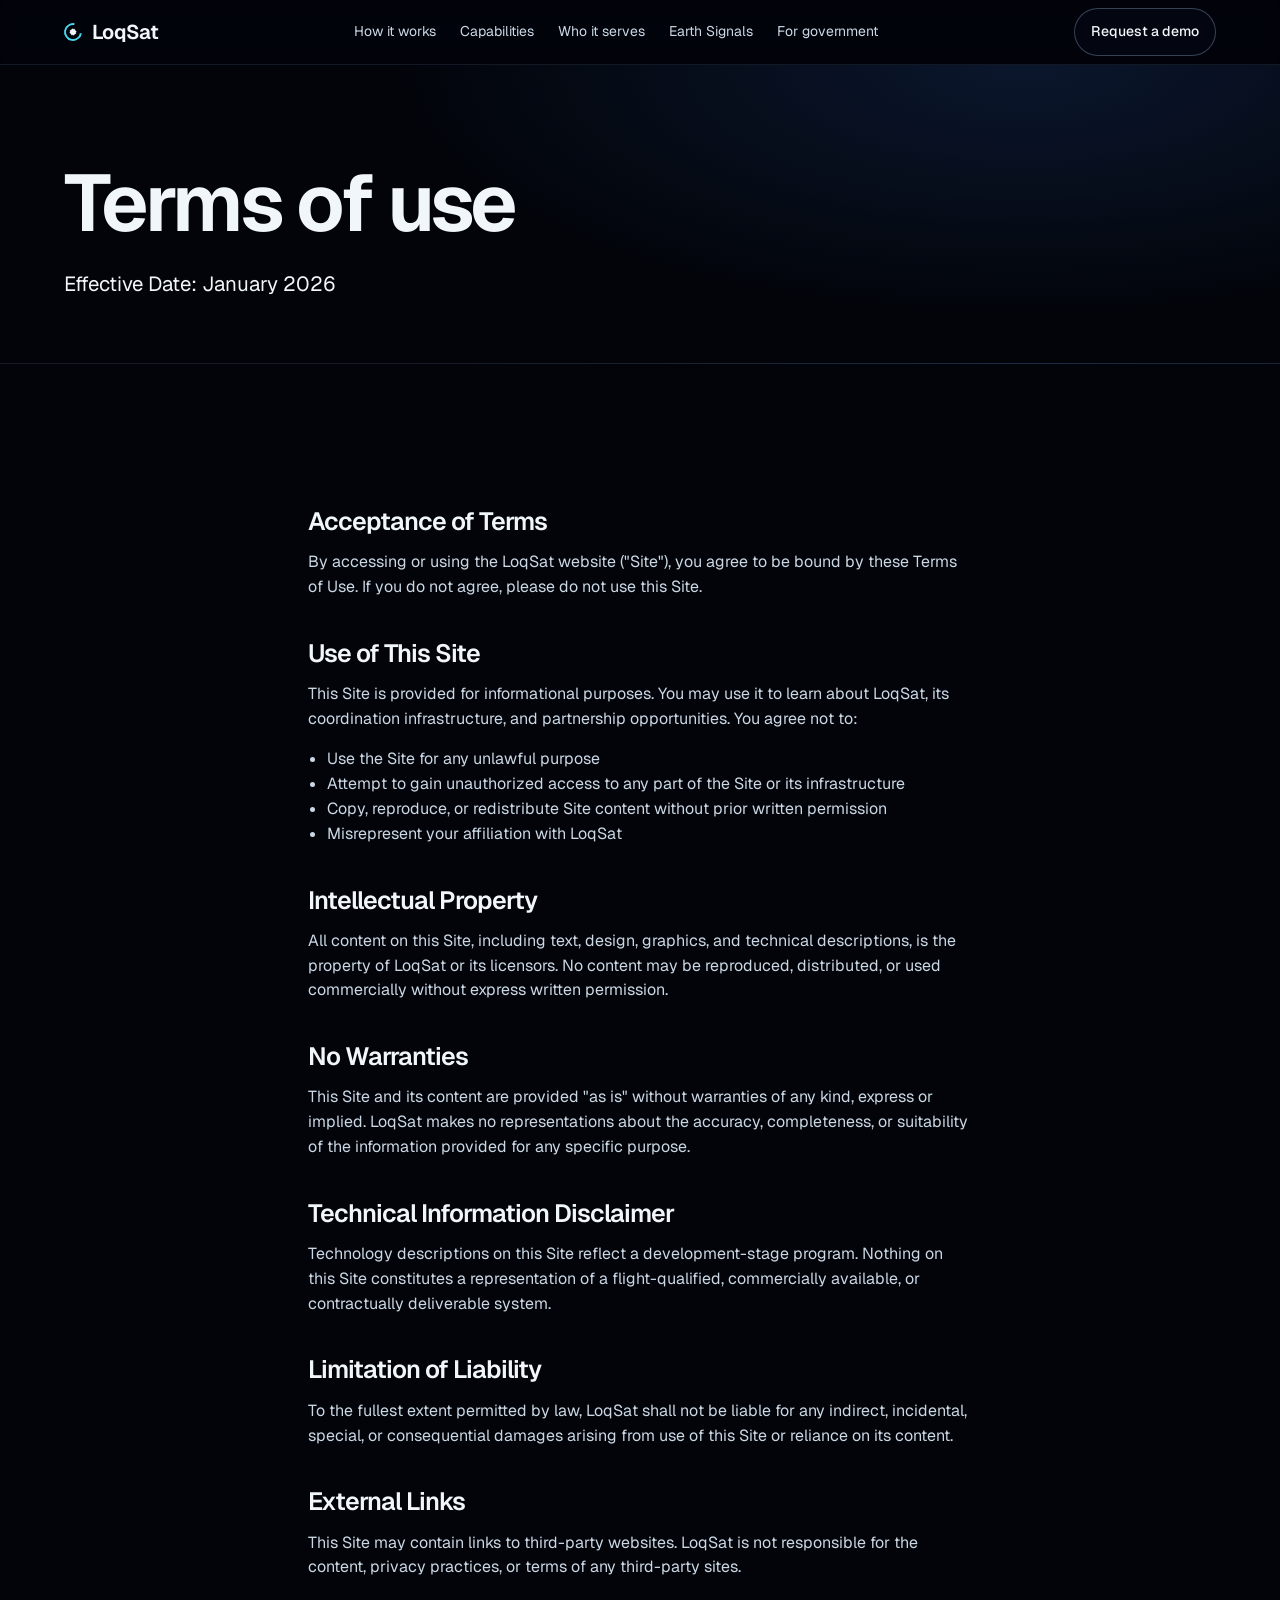
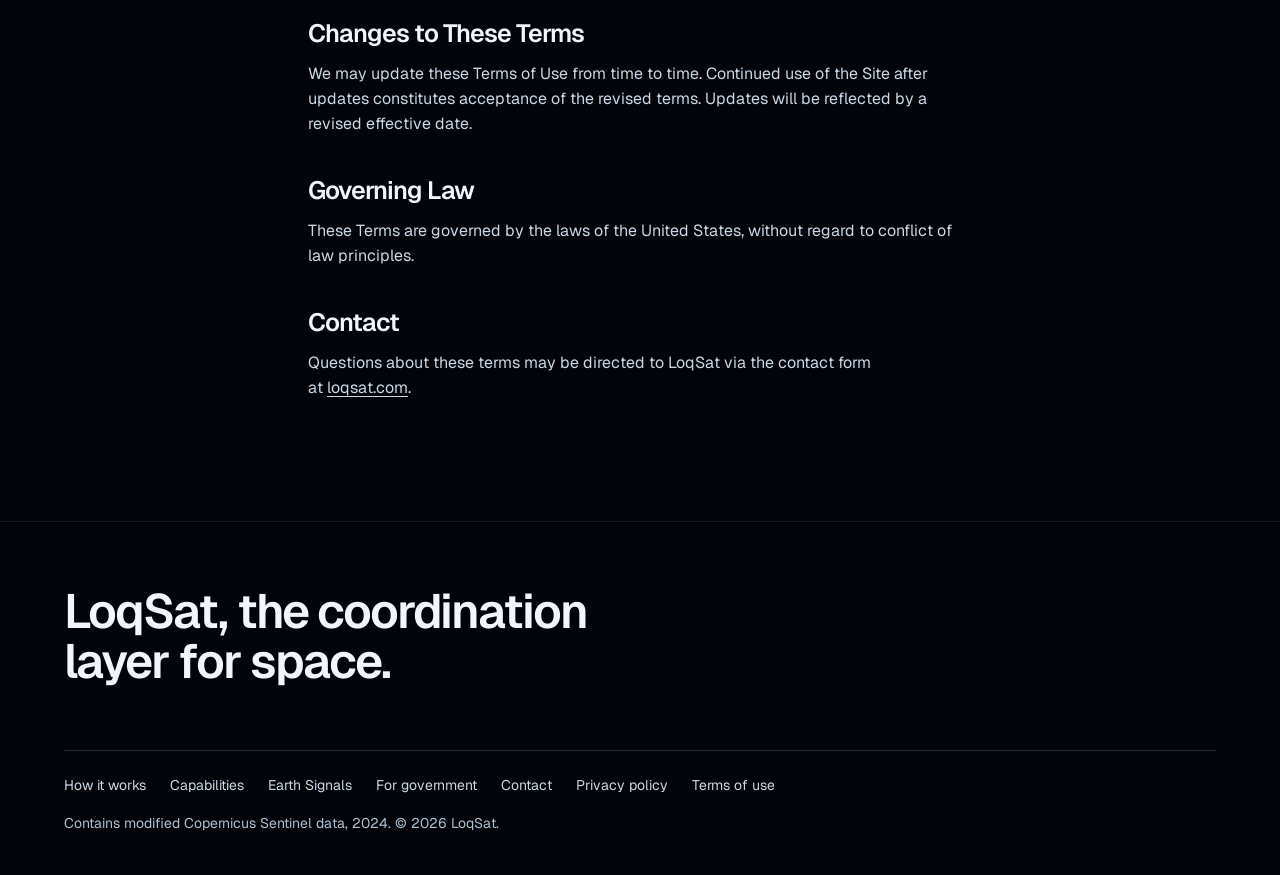
<file: terms.html>
<!doctype html>
<html lang="en" class="js">
<head>
<meta charset="utf-8">
<meta name="viewport" content="width=device-width, initial-scale=1, viewport-fit=cover">
<link rel="preconnect" href="https://fonts.googleapis.com">
<link rel="stylesheet" href="https://fonts.googleapis.com/css2?family=Geist:wght@400..700&family=Geist+Mono:wght@400;500&display=swap">
<link rel="icon" href="favicon.svg" type="image/svg+xml">
<link rel="icon" href="favicon.png" type="image/png" sizes="48x48">
<link rel="apple-touch-icon" href="apple-touch-icon.png">
<link rel="stylesheet" href="styles.css?v=6">
<meta name="theme-color" content="#02040a">
<meta name="description" content="The terms for using the LoqSat website.">
<link rel="canonical" href="https://www.loqsat.com/terms.html">
<meta name="robots" content="index, follow, max-image-preview:large">
<meta property="og:type" content="website">
<meta property="og:site_name" content="LoqSat">
<meta property="og:title" content="Terms of use | LoqSat">
<meta property="og:description" content="The terms for using the LoqSat website.">
<meta property="og:url" content="https://www.loqsat.com/terms.html">
<meta property="og:image" content="https://www.loqsat.com/og.jpg">
<meta property="og:image:width" content="1200">
<meta property="og:image:height" content="630">
<meta property="og:image:alt" content="LoqSat: Coordination is the missing layer in orbit. A glowing Earth ringed by satellite orbits.">
<meta property="og:locale" content="en_US">
<meta name="twitter:card" content="summary_large_image">
<meta name="twitter:title" content="Terms of use | LoqSat">
<meta name="twitter:description" content="The terms for using the LoqSat website.">
<meta name="twitter:image" content="https://www.loqsat.com/og.jpg">
<meta name="twitter:image:alt" content="LoqSat: Coordination is the missing layer in orbit.">
<script type="application/ld+json">{"@context": "https://schema.org", "@graph": [{"@type": "Organization", "@id": "https://www.loqsat.com/#org", "name": "LoqSat", "url": "https://www.loqsat.com/", "logo": {"@type": "ImageObject", "url": "https://www.loqsat.com/icon-512.png", "width": 512, "height": 512}, "description": "Neutral coordination layer for space: collision warnings routed to both operators, maneuvers agreed, every step on a tamper-evident record.", "slogan": "Coordination is the missing layer in orbit."}, {"@type": "WebSite", "@id": "https://www.loqsat.com/#site", "url": "https://www.loqsat.com/", "name": "LoqSat", "publisher": {"@id": "https://www.loqsat.com/#org"}, "inLanguage": "en"}, {"@type": "WebPage", "@id": "https://www.loqsat.com/terms.html#page", "url": "https://www.loqsat.com/terms.html", "name": "Terms of use | LoqSat", "description": "The terms for using the LoqSat website.", "isPartOf": {"@id": "https://www.loqsat.com/#site"}, "primaryImageOfPage": "https://www.loqsat.com/og.jpg"}]}</script>
<title>Terms of use | LoqSat</title></head><body>
<a class="skip" href="#main">Skip to content</a>
<header class="nav">
  <div class="container">
    <a class="wordmark" href="index.html">LoqSat</a>
    <nav aria-label="Main"><ul>
      <li><a href="index.html#how">How it works</a></li>
      <li><a href="index.html#platform">Capabilities</a></li>
      <li><a href="index.html#who">Who it serves</a></li>
      <li><a href="signals.html">Earth Signals</a></li>
      <li><a href="government.html">For government</a></li>
    </ul></nav>
    <a class="btn" href="index.html#contact">Request a demo</a>
  </div>
</header>
<main id="main"><section class="page-head"><div class="container"><h1>Terms of use</h1><p class="lead">Effective Date: January 2026</p></div></section><section class="section"><div class="container legal">
  
  
  
  <h2>Acceptance of Terms</h2>
  <p>By accessing or using the LoqSat website ("Site"), you agree to be bound by these Terms of Use. If you do not agree, please do not use this Site.</p>
  <h2>Use of This Site</h2>
  <p>This Site is provided for informational purposes. You may use it to learn about LoqSat, its coordination infrastructure, and partnership opportunities. You agree not to:</p>
  <ul>
    <li>Use the Site for any unlawful purpose</li>
    <li>Attempt to gain unauthorized access to any part of the Site or its infrastructure</li>
    <li>Copy, reproduce, or redistribute Site content without prior written permission</li>
    <li>Misrepresent your affiliation with LoqSat</li>
  </ul>
  <h2>Intellectual Property</h2>
  <p>All content on this Site, including text, design, graphics, and technical descriptions, is the property of LoqSat or its licensors. No content may be reproduced, distributed, or used commercially without express written permission.</p>
  <h2>No Warranties</h2>
  <p>This Site and its content are provided "as is" without warranties of any kind, express or implied. LoqSat makes no representations about the accuracy, completeness, or suitability of the information provided for any specific purpose.</p>
  <h2>Technical Information Disclaimer</h2>
  <p>Technology descriptions on this Site reflect a development-stage program. Nothing on this Site constitutes a representation of a flight-qualified, commercially available, or contractually deliverable system.</p>
  <h2>Limitation of Liability</h2>
  <p>To the fullest extent permitted by law, LoqSat shall not be liable for any indirect, incidental, special, or consequential damages arising from use of this Site or reliance on its content.</p>
  <h2>External Links</h2>
  <p>This Site may contain links to third-party websites. LoqSat is not responsible for the content, privacy practices, or terms of any third-party sites.</p>
  <h2>Changes to These Terms</h2>
  <p>We may update these Terms of Use from time to time. Continued use of the Site after updates constitutes acceptance of the revised terms. Updates will be reflected by a revised effective date.</p>
  <h2>Governing Law</h2>
  <p>These Terms are governed by the laws of the United States, without regard to conflict of law principles.</p>
  <h2>Contact</h2>
  <p>Questions about these terms may be directed to LoqSat via the contact form at <a href="index.html#contact">loqsat.com</a>.</p>
</div></section></main>
<footer class="footer">
  <div class="container">
    <p class="letter">LoqSat, the coordination layer for space.</p>
    <div class="cols">
      <ul><li><a href="index.html#how">How it works</a></li><li><a href="index.html#platform">Capabilities</a></li><li><a href="signals.html">Earth Signals</a></li><li><a href="government.html">For government</a></li><li><a href="index.html#contact">Contact</a></li><li><a href="privacy.html">Privacy policy</a></li><li><a href="terms.html">Terms of use</a></li></ul>
      <p class="muted">Contains modified Copernicus Sentinel data, 2024. © 2026 LoqSat.</p>
    </div>
  </div>
</footer>
</body></html>
</file>
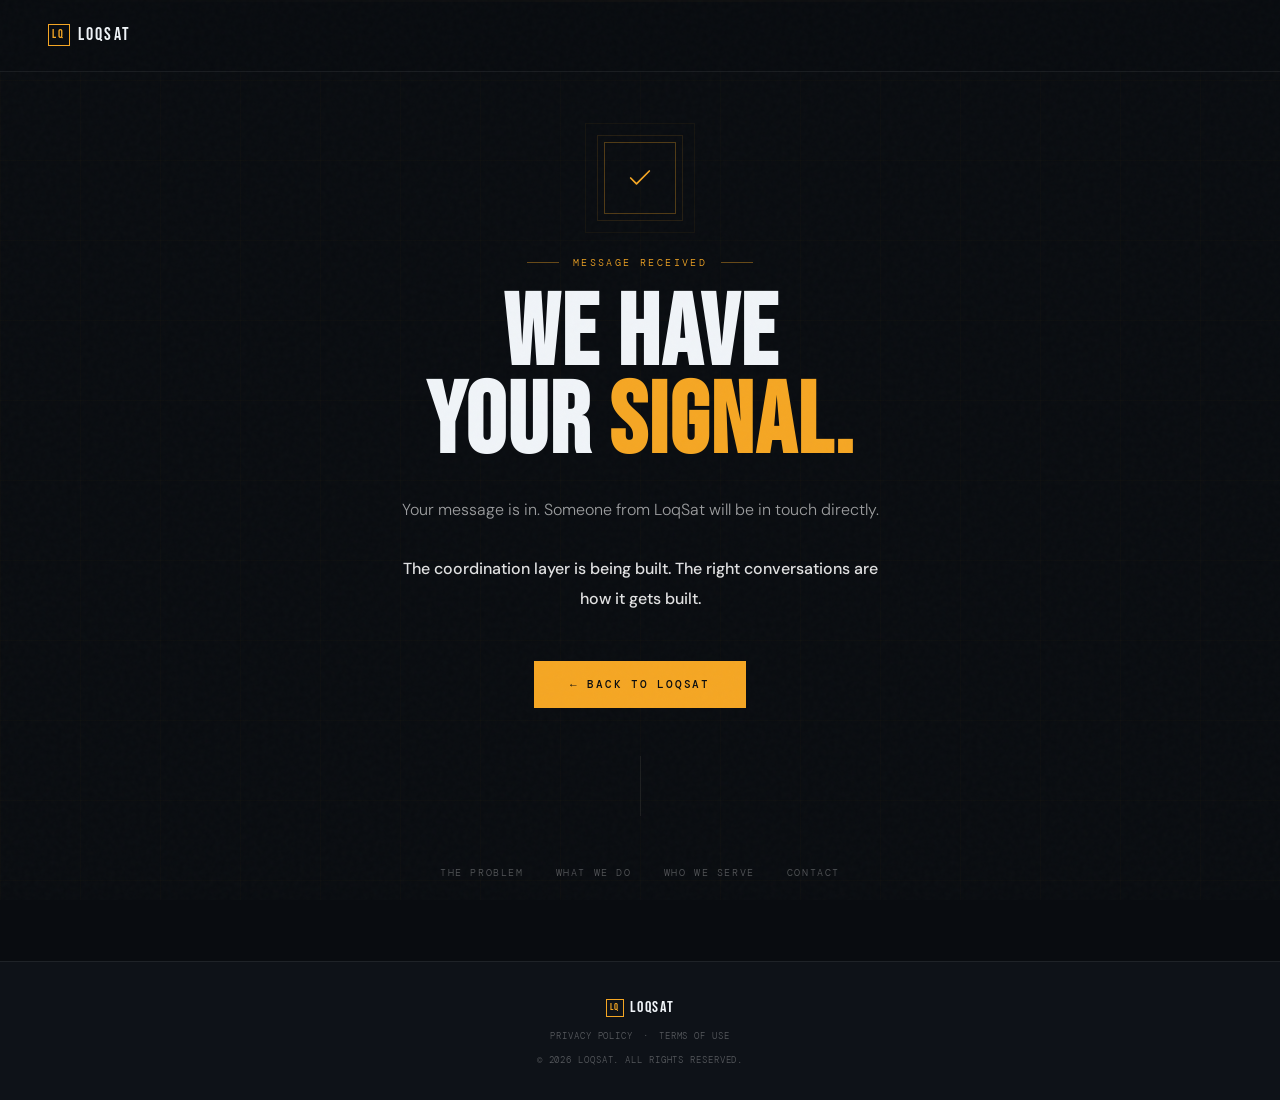
<file: thanks.html>
<!DOCTYPE html>
<html lang="en">
<head>
<meta charset="UTF-8">
<meta name="viewport" content="width=device-width, initial-scale=1.0">
<title>Message Received | LoqSat</title>
<meta name="robots" content="noindex">
<link rel="icon" type="image/svg+xml" href="data:image/svg+xml,<svg xmlns='http://www.w3.org/2000/svg' viewBox='0 0 100 100'><rect width='100' height='100' fill='%23090C10'/><text x='50' y='.78em' font-size='56' text-anchor='middle' fill='%23F5A623'>LQ</text></svg>">
<link rel="preconnect" href="https://fonts.googleapis.com">
<link rel="preconnect" href="https://fonts.gstatic.com" crossorigin>
<link href="https://fonts.googleapis.com/css2?family=Bebas+Neue&family=DM+Sans:opsz,wght@9..40,300;9..40,400;9..40,500&family=DM+Mono:wght@400;500&display=swap" rel="stylesheet">
<style>
:root{
  --bg:#090C10;--surface:#0E1218;--card:#131820;
  --rule:rgba(255,255,255,0.07);--muted:rgba(255,255,255,0.3);
  --body:rgba(255,255,255,0.6);--light:rgba(255,255,255,0.88);
  --white:#F0F4F8;--accent:#F5A623;--accent2:#C47D0E;
}
*,*::before,*::after{box-sizing:border-box;margin:0;padding:0;}
html{scroll-behavior:smooth;font-size:16px;}
body{background:var(--bg);color:var(--light);font-family:'DM Sans',sans-serif;font-weight:300;line-height:1.7;min-height:100vh;display:flex;flex-direction:column;}
body::after{content:'';position:fixed;inset:0;background-image:url("data:image/svg+xml,%3Csvg viewBox='0 0 200 200' xmlns='http://www.w3.org/2000/svg'%3E%3Cfilter id='n'%3E%3CfeTurbulence type='fractalNoise' baseFrequency='0.85' numOctaves='4' stitchTiles='stitch'/%3E%3C/filter%3E%3Crect width='100%25' height='100%25' filter='url(%23n)' opacity='0.025'/%3E%3C/svg%3E");pointer-events:none;z-index:9999;}
.grid-lines{position:fixed;inset:0;background-image:linear-gradient(rgba(245,166,35,0.02) 1px,transparent 1px),linear-gradient(90deg,rgba(245,166,35,0.02) 1px,transparent 1px);background-size:80px 80px;pointer-events:none;z-index:0;}
nav{position:fixed;top:0;left:0;right:0;z-index:500;display:flex;align-items:center;justify-content:space-between;padding:20px 48px;background:rgba(9,12,16,0.95);backdrop-filter:blur(20px);border-bottom:1px solid var(--rule);}
.nav-logo{font-family:'Bebas Neue',sans-serif;font-size:18px;letter-spacing:0.12em;color:var(--white);text-decoration:none;display:flex;align-items:center;gap:8px;}
.nav-logo-mark{width:22px;height:22px;border:1px solid var(--accent);display:flex;align-items:center;justify-content:center;}
.nav-logo-mark span{font-family:'Bebas Neue',sans-serif;font-size:12px;color:var(--accent);}
.nav-logo:hover{color:var(--accent);}
.accent-bar{height:2px;background:linear-gradient(90deg,transparent,var(--accent),transparent);}
main{flex:1;display:flex;align-items:center;justify-content:center;padding:140px 24px 80px;position:relative;z-index:1;}
.thanks-wrap{max-width:640px;width:100%;display:flex;flex-direction:column;align-items:center;text-align:center;}
.thanks-icon{width:72px;height:72px;border:1px solid rgba(245,166,35,0.3);display:flex;align-items:center;justify-content:center;position:relative;margin-bottom:40px;animation:iconPulse 3s ease-in-out infinite;}
.thanks-icon::before{content:'';position:absolute;inset:-8px;border:1px solid rgba(245,166,35,0.12);animation:ringExpand 2.5s ease-out infinite;}
.thanks-icon::after{content:'';position:absolute;inset:-20px;border:1px solid rgba(245,166,35,0.05);animation:ringExpand 2.5s ease-out 0.5s infinite;}
.thanks-icon svg{position:relative;z-index:1;}
@keyframes iconPulse{0%,100%{border-color:rgba(245,166,35,0.3);box-shadow:0 0 0 rgba(245,166,35,0);}50%{border-color:rgba(245,166,35,0.6);box-shadow:0 0 32px rgba(245,166,35,0.12);}}
@keyframes ringExpand{0%{transform:scale(1);opacity:0.8;}100%{transform:scale(1.6);opacity:0;}}
@keyframes fadeUp{from{opacity:0;transform:translateY(24px);}to{opacity:1;transform:translateY(0);}}
.thanks-eyebrow{font-family:'DM Mono',monospace;font-size:10px;letter-spacing:0.24em;text-transform:uppercase;color:var(--accent);margin-bottom:20px;display:flex;align-items:center;gap:14px;animation:fadeUp 0.7s ease 0.1s both;}
.thanks-eyebrow::before,.thanks-eyebrow::after{content:'';display:block;width:32px;height:1px;background:var(--accent);opacity:0.4;}
h1{font-family:'Bebas Neue',sans-serif;font-size:clamp(52px,8vw,100px);line-height:0.88;letter-spacing:0.02em;color:var(--white);margin-bottom:28px;animation:fadeUp 0.7s ease 0.2s both;}
h1 .acc{color:var(--accent);}
.thanks-body{font-size:16px;color:var(--body);line-height:1.85;max-width:500px;margin-bottom:48px;animation:fadeUp 0.7s ease 0.35s both;}
.thanks-body strong{color:var(--light);font-weight:500;}
.thanks-actions{display:flex;gap:16px;flex-wrap:wrap;justify-content:center;animation:fadeUp 0.7s ease 0.5s both;}
.btn-primary{font-family:'DM Mono',monospace;font-size:11px;letter-spacing:0.16em;text-transform:uppercase;color:var(--bg);background:var(--accent);padding:14px 36px;text-decoration:none;font-weight:500;transition:background 0.2s,transform 0.15s,box-shadow 0.2s;display:inline-block;}
.btn-primary:hover{background:var(--accent2);transform:translateY(-2px);box-shadow:0 6px 24px rgba(245,166,35,0.3);}
.thanks-divider{width:1px;height:60px;background:var(--rule);margin:48px auto;animation:fadeUp 0.7s ease 0.65s both;}
.thanks-nav{display:flex;gap:32px;flex-wrap:wrap;justify-content:center;animation:fadeUp 0.7s ease 0.75s both;}
.thanks-nav a{font-family:'DM Mono',monospace;font-size:10px;letter-spacing:0.16em;text-transform:uppercase;color:var(--muted);text-decoration:none;transition:color 0.2s;}
.thanks-nav a:hover{color:var(--accent);}
footer{position:relative;z-index:1;border-top:1px solid var(--rule);padding:32px 24px;text-align:center;background:var(--surface);}
.footer-logo{font-family:'Bebas Neue',sans-serif;font-size:16px;letter-spacing:0.1em;color:var(--white);margin-bottom:8px;display:flex;align-items:center;justify-content:center;gap:6px;}
.footer-logo-mark{width:18px;height:18px;border:1px solid var(--accent);display:flex;align-items:center;justify-content:center;}
.footer-logo-mark span{font-family:'Bebas Neue',sans-serif;font-size:10px;color:var(--accent);}
.footer-links{display:flex;align-items:center;justify-content:center;gap:10px;font-family:'DM Mono',monospace;font-size:9px;letter-spacing:0.1em;color:var(--muted);text-transform:uppercase;margin-bottom:8px;}
.footer-links a{color:var(--muted);text-decoration:none;transition:color 0.2s;}
.footer-links a:hover{color:var(--accent);}
.footer-copy{font-family:'DM Mono',monospace;font-size:9px;letter-spacing:0.1em;color:var(--muted);text-transform:uppercase;}
@media(max-width:768px){nav{padding:16px 20px;}main{padding:120px 20px 60px;}.thanks-actions{flex-direction:column;width:100%;}.btn-primary{width:100%;text-align:center;}}
</style>
</head>
<body>
<div class="grid-lines"></div>
<div class="accent-bar"></div>

<nav>
  <a href="index.html" class="nav-logo">
    <div class="nav-logo-mark"><span>LQ</span></div>
    LOQSAT
  </a>
</nav>

<main>
  <div class="thanks-wrap">
    <div class="thanks-icon">
      <svg width="28" height="28" viewBox="0 0 24 24" fill="none" stroke="#F5A623" stroke-width="1.5" stroke-linecap="round" stroke-linejoin="round">
        <polyline points="20 6 9 17 4 12"></polyline>
      </svg>
    </div>

    <div class="thanks-eyebrow">Message Received</div>
    <h1>WE HAVE<br>YOUR <span class="acc">SIGNAL.</span></h1>
    <p class="thanks-body">
      Your message is in. Someone from LoqSat will be in touch directly.<br><br>
      <strong>The coordination layer is being built. The right conversations are how it gets built.</strong>
    </p>
    <div class="thanks-actions">
      <a href="index.html" class="btn-primary">← Back to LoqSat</a>
    </div>

    <div class="thanks-divider"></div>

    <div class="thanks-nav">
      <a href="index.html#orbital">The Problem</a>
      <a href="index.html#what">What We Do</a>
      <a href="index.html#serve">Who We Serve</a>
      <a href="index.html#contact">Contact</a>
    </div>
  </div>
</main>

<footer>
  <div class="footer-logo"><div class="footer-logo-mark"><span>LQ</span></div>LOQSAT</div>
  <div class="footer-links">
    <a href="privacy.html">Privacy Policy</a>
    <span>·</span>
    <a href="terms.html">Terms of Use</a>
  </div>
  <div class="footer-copy">© 2026 LoqSat. All rights reserved.</div>
</footer>
</body>
</html>
</file>
<file: styles.css>
:root {
  color-scheme: dark;
  --space-3xs: 2px; --space-2xs: 4px; --space-xs: 8px; --space-sm: 12px; --space-md: 16px; --space-lg: 24px; --space-xl: 40px; --space-2xl: 64px; --space-3xl: 96px; --space-4xl: 144px;
  --text-xs: 0.8125rem; --text-sm: 0.875rem; --text-md: 1rem; --text-lg: 1.25rem; --text-xl: 1.5625rem; --text-2xl: 1.953rem; --text-3xl: 2.441rem;
  --text-display-s: clamp(2.25rem, 4vw + 0.5rem, 3.75rem); --text-display: clamp(2.75rem, 5vw + 1rem, 5.25rem);
  --text-section: clamp(2rem, 2.5vw + 1rem, 3.5rem); --text-title: clamp(1.25rem, 0.75vw + 0.875rem, 1.625rem); --text-lead: clamp(1.125rem, 0.35vw + 1rem, 1.375rem);
  --ease-out: cubic-bezier(0.16, 1, 0.3, 1); --ease-in: cubic-bezier(0.7, 0, 0.84, 0); --ease-in-out: cubic-bezier(0.65, 0, 0.35, 1);
  --dur-micro: 120ms; --dur-short: 220ms; --dur-long: 420ms;
  --color-success: #6FD49B;
  --container: 1440px; --gutter: 64px; --gap-columns: 32px; --section-gap-s: 120px; --section-gap: 144px; --section-gap-l: 176px;
  --z-base: 1; --z-raised: 10; --z-dropdown: 100; --z-sticky: 200; --z-sticky-nav: 300; --z-modal: 400; --z-toast: 500; --z-tooltip: 600;
  /* dark space, after the app sign-in (deploy/public-demo/public/auth/auth.css): near-black sky, glass panels, cyan accent */
  --color-space: #02040a;
  --color-paper: #02040a; --color-paper-2: #0a111d; --color-paper-3: #101a2a;
  --color-glass: rgba(7, 12, 22, 0.72); --color-glass-edge: rgba(150, 196, 255, 0.16); --color-glass-hi: rgba(190, 225, 255, 0.10);
  --color-field: rgba(1, 4, 10, 0.62); --color-field-edge: rgba(160, 196, 235, 0.30); --color-field-edge-hover: rgba(180, 214, 245, 0.5);
  --color-ink: #F1F6FB; --color-ink-2: #CBD8E4; --color-muted: #AFC0D0; --color-muted-2: #93A7BB;
  --color-rule: rgba(150, 190, 230, 0.20); --color-rule-2: rgba(150, 190, 230, 0.12);
  --color-accent: #47D7EA; --color-accent-2b: #7FE3F0; --color-accent-ink: #04121a; --color-accent-text: #8EE8F3; --color-accent-soft: rgba(71, 215, 234, 0.13);
  --color-accent-2: #8FB4FF; --color-focus: #7FE9F7; --color-gold: #FFD673; --color-warn: #FF9A76;
  --color-error: #F27A7A; --color-ok: #6FD49B;
  --font-display: "Geist", ui-sans-serif, system-ui, sans-serif; --font-body: var(--font-display);
  --font-outlier: "Geist Mono", ui-monospace, monospace;
  --radius-card: 10px; --radius-pill: 999px; --rule-hair: 1px; --shadow-card: 0 1px 0 var(--color-glass-hi) inset, 0 30px 70px -30px rgba(0, 0, 0, 0.85), 0 0 0 1px rgba(0, 0, 0, 0.35);
  --tracking-display: -0.04em; --display-weight: 600;
}
*, *::before, *::after { box-sizing: border-box; }
html, body { overflow-x: clip; }
html { scrollbar-color: var(--color-muted) var(--color-paper); scroll-padding-top: var(--space-3xl); }
body { margin: 0; background: var(--color-paper); color: var(--color-ink); font-family: var(--font-body); font-size: var(--text-md); line-height: 1.55; -webkit-font-smoothing: antialiased; caret-color: var(--color-accent); }
::selection { background: color-mix(in oklab, var(--color-accent) 35%, transparent); color: var(--color-ink); }
:focus-visible { outline: 2px solid var(--color-focus); outline-offset: 2px; }
a { color: inherit; text-decoration-thickness: 1px; text-underline-offset: 0.16em; }
h1, h2, h3 { margin: 0; font-family: var(--font-display); font-weight: var(--display-weight, 700); font-synthesis: none; letter-spacing: var(--tracking-display); line-height: 1.05; overflow-wrap: break-word; min-width: 0; text-wrap: balance; }
h1 { max-width: 20ch; font-size: var(--text-display); } h2 { max-width: 30ch; font-size: var(--text-section); } h3 { max-width: 40ch; font-size: var(--text-title); line-height: 1.2; }
.lead { font-size: var(--text-lead); line-height: 1.45; max-width: 52ch; }
p { margin: 0; text-wrap: pretty; }
p:not([class]) { max-width: 65ch; }
img, video { max-width: 100%; height: auto; display: block; }
svg { display: block; }
[hidden] { display: none !important; }
button, input, select, textarea { font: inherit; }
.container { width: 100%; max-width: var(--container); margin-inline: auto; padding-inline: var(--gutter); box-sizing: border-box; }
.num, .figure, td.num { font-variant-numeric: tabular-nums; }
.visually-hidden { position: absolute; width: 1px; height: 1px; overflow: hidden; clip-path: inset(50%); white-space: nowrap; }
[data-slot] { position: relative; overflow: hidden; background: linear-gradient(160deg, var(--color-paper-2, var(--color-paper)), var(--color-paper-3, var(--color-paper))); }
[data-slot] > img { position: absolute; inset: 0; width: 100%; height: 100%; object-fit: cover; z-index: 1; }
[data-slot]:has(> img) > :not(img):not([data-keep]) { display: none !important; }
@media (max-width: 60rem) { :root { --gutter: 24px; --section-gap-s: 80px; --section-gap: 96px; --section-gap-l: 120px; } }
@media (max-width: 40rem) { :root { --gutter: 16px; --section-gap-s: 56px; --section-gap: 72px; --section-gap-l: 96px; --gap-columns: 16px; } }
@media (prefers-reduced-motion: reduce) { *:not(.keep-motion), *:not(.keep-motion)::before, *:not(.keep-motion)::after { animation-duration: 0.01ms !important; animation-iteration-count: 1 !important; transition-duration: 0.01ms !important; scroll-behavior: auto !important; } }
/* photographs: natural sat=-20 con=10 */


/* ---------- page ---------- */
.measure { font-family: var(--font-outlier); font-variant-numeric: tabular-nums; }
.btn { display: inline-flex; align-items: center; justify-content: center; gap: var(--space-xs); min-height: 44px; border-radius: var(--radius-pill); padding-inline: var(--space-lg); padding: var(--space-sm) var(--space-md); border: var(--rule-hair) solid var(--color-rule); background: none; color: var(--color-ink); font-weight: 500; font-size: var(--text-sm); text-decoration: none; white-space: nowrap; cursor: pointer; transition: background-color var(--dur-short) var(--ease-out), border-color var(--dur-short) var(--ease-out), color var(--dur-short) var(--ease-out); }
.btn:hover { border-color: var(--color-ink); background: var(--color-paper); }
.btn:active { transform: translateY(1px); }
.btn:disabled { opacity: 0.5; cursor: not-allowed; }
.btn--primary { background: var(--color-ink); border-color: var(--color-ink); color: var(--color-paper); }
.btn--primary:hover { background: var(--color-accent-2); border-color: var(--color-accent-2); }
.ticks { position: relative; }
.ticks::before, .ticks::after { content: ""; position: absolute; width: 12px; height: 12px; border: 0 solid var(--color-muted); pointer-events: none; z-index: var(--z-raised); }
.ticks::before { top: calc(-1 * var(--space-xs)); left: calc(-1 * var(--space-xs)); border-width: 1px 0 0 1px; }
.ticks::after { right: calc(-1 * var(--space-xs)); bottom: calc(-1 * var(--space-xs)); border-width: 0 1px 1px 0; }
.label { font-size: var(--text-xs); color: var(--color-muted); font-weight: 500; }
.muted { color: var(--color-muted); }

/* nav */
.nav { position: sticky; top: 0; z-index: var(--z-sticky-nav); background: color-mix(in oklab, var(--color-paper) 80%, transparent); backdrop-filter: saturate(1.4) blur(14px); border-bottom: var(--rule-hair) solid var(--color-rule-2); }
.nav .container { display: flex; align-items: center; justify-content: space-between; gap: var(--space-lg); min-height: 64px; }
.wordmark { font-weight: 500; letter-spacing: -0.02em; font-size: var(--text-lg); text-decoration: none; }
.nav ul { display: flex; gap: var(--space-lg); list-style: none; margin: 0; padding: 0; font-size: var(--text-sm); color: var(--color-ink-2); }
.nav ul a { text-decoration: none; }
.nav ul a:hover, .nav ul a[aria-current="page"] { text-decoration: underline; }
@media (max-width: 52rem) { .nav ul { display: none; } }

/* sections */
.section { padding-block: var(--section-gap-s); }
.section-head { display: grid; grid-template-columns: minmax(0, 7fr) minmax(0, 5fr); gap: var(--gap-columns); padding-top: var(--space-lg); border-top: var(--rule-hair) solid var(--color-rule); align-items: baseline; margin-bottom: var(--space-2xl); }
.section-head p { color: var(--color-ink-2); }
@media (max-width: 52rem) { .section-head { grid-template-columns: minmax(0, 1fr); } }
.figures { display: grid; grid-template-columns: repeat(3, minmax(0, 1fr)); border-block: var(--rule-hair) solid var(--color-rule); }
.figures > div { padding: var(--space-xl) var(--space-lg) var(--space-lg) 0; display: grid; gap: var(--space-sm); align-content: start; }
.figures > div + div { border-left: var(--rule-hair) solid var(--color-rule); padding-left: var(--space-lg); }
.figures .big { font-family: var(--font-outlier); font-size: var(--text-display-s); letter-spacing: -0.03em; line-height: 1; font-variant-numeric: tabular-nums; }
.figures .big small { font-size: 0.5em; color: var(--color-muted); }
.figures .src { font-size: var(--text-xs); color: var(--color-muted-2); }
@media (max-width: 52rem) { .figures { grid-template-columns: minmax(0, 1fr); } .figures > div + div { border-left: 0; border-top: var(--rule-hair) solid var(--color-rule); padding-left: 0; } }
.rows { border-top: var(--rule-hair) solid var(--color-rule); }
.rows > div { display: grid; grid-template-columns: minmax(0, 4fr) minmax(0, 8fr); gap: var(--gap-columns); padding-block: var(--space-lg); border-bottom: var(--rule-hair) solid var(--color-rule-2); }
.rows h3 { font-size: var(--text-title); }
.rows p { color: var(--color-ink-2); }
@media (max-width: 52rem) { .rows > div { grid-template-columns: minmax(0, 1fr); gap: var(--space-xs); } }

/* timeline diagram */
.timeline { margin-top: var(--space-2xl); background: var(--color-paper-2); border-radius: var(--radius-card); padding: var(--space-xl) var(--space-lg) var(--space-lg); overflow-x: auto; }
.timeline svg { min-width: 720px; width: 100%; height: auto; }
.timeline .cap { margin-top: var(--space-sm); font-size: var(--text-xs); color: var(--color-muted); }

/* award */
.award { display: grid; grid-template-columns: 200px minmax(0, 1fr); gap: var(--space-2xl); align-items: center; }
.award img { width: 200px; height: 200px; }
.award .fine { font-size: var(--text-xs); color: var(--color-muted-2); max-width: 70ch; }
.award .body { display: grid; gap: var(--space-md); }
@media (max-width: 52rem) { .award { grid-template-columns: minmax(0, 1fr); } }

/* photo */
.photo { position: relative; outline: var(--rule-hair) solid color-mix(in oklab, var(--color-ink) 8%, transparent); outline-offset: -1px; aspect-ratio: 16 / 10; overflow: hidden; border-radius: var(--radius-card); }
.photo img { width: 100%; height: 100%; object-fit: cover; }
.photo .meta { position: absolute; inset: auto 0 0 0; backdrop-filter: blur(10px); display: grid; grid-template-columns: repeat(3, minmax(0, 1fr)); gap: var(--space-md); padding: var(--space-sm) var(--space-md); background: color-mix(in oklab, var(--color-paper) 82%, transparent); }
.photo .meta div { display: grid; gap: var(--space-3xs); }
.photo .meta .measure { font-size: var(--text-xs); color: var(--color-ink); }
@media (max-width: 40rem) { .photo .meta { grid-template-columns: minmax(0, 1fr); } .photo { aspect-ratio: 4 / 5; } }
.after-photo { display: grid; grid-template-columns: minmax(0, 7fr) minmax(0, 5fr); gap: var(--gap-columns); margin-top: var(--space-xl); align-items: start; }
.after-photo .actions { display: flex; gap: var(--space-sm); flex-wrap: wrap; }
@media (max-width: 52rem) { .after-photo { grid-template-columns: minmax(0, 1fr); } }

/* form close */
.close { background: linear-gradient(180deg, var(--color-paper-2), oklch(94% 0.025 240)); border-block: var(--rule-hair) solid var(--color-rule); }
.close .container { display: grid; grid-template-columns: minmax(0, 5fr) minmax(0, 7fr); gap: var(--gap-columns); padding-block: var(--section-gap-s); }
.form { display: grid; grid-template-columns: repeat(2, minmax(0, 1fr)); gap: var(--space-md); }
.field { display: grid; gap: var(--space-2xs); }
.field.wide { grid-column: 1 / -1; }
.field label { font-size: var(--text-xs); color: var(--color-muted); font-weight: 500; }
.field input, .field select, .field textarea { border-radius: 8px; background: var(--color-paper); border: var(--rule-hair) solid var(--color-muted-2); color: var(--color-ink); padding: var(--space-sm); min-height: 44px; transition: border-color var(--dur-short) var(--ease-out); }
.field input:hover, .field select:hover, .field textarea:hover { border-color: var(--color-muted); }
.field input:focus-visible, .field select:focus-visible, .field textarea:focus-visible { border-color: var(--color-focus); outline-offset: 0; }
.field input[aria-invalid="true"] { border-color: var(--color-error); }
.form .status { grid-column: 1 / -1; font-size: var(--text-sm); color: var(--color-ink-2); min-height: 1.5em; }
@media (max-width: 52rem) { .close .container { grid-template-columns: minmax(0, 1fr); } .form { grid-template-columns: minmax(0, 1fr); } }

/* footer */
.footer { padding-block: var(--space-2xl) var(--space-xl); }
.footer .letter { font-size: var(--text-section); letter-spacing: -0.03em; line-height: 1.05; font-weight: 500; max-width: 18ch; }
.footer .cols { display: flex; flex-wrap: wrap; justify-content: space-between; gap: var(--space-md) var(--space-xl); margin-top: var(--space-2xl); padding-top: var(--space-lg); border-top: var(--rule-hair) solid var(--color-rule); font-size: var(--text-sm); color: var(--color-ink-2); }
.footer .cols ul { list-style: none; margin: 0; padding: 0; display: flex; flex-wrap: wrap; gap: var(--space-xs) var(--space-lg); }
.footer .cols a { text-decoration: none; }
.footer .cols a:hover { text-decoration: underline; }

/* inner pages */
.page-head { padding-block: var(--space-3xl) var(--space-2xl); border-bottom: var(--rule-hair) solid var(--color-rule); }
.page-head .container { display: grid; gap: var(--space-lg); }
.chart { background: var(--color-paper-2); border-radius: var(--radius-card); padding: var(--space-xl) var(--space-lg) var(--space-lg); overflow-x: auto; }
.chart svg { min-width: 640px; width: 100%; height: auto; }
.chart .readout { font-family: var(--font-outlier); font-size: var(--text-sm); color: var(--color-ink); min-height: 1.6em; }
.list-rows { border-top: var(--rule-hair) solid var(--color-rule); }
.list-rows > div { display: grid; grid-template-columns: minmax(0, 4fr) minmax(0, 6fr) minmax(0, 2fr); gap: var(--gap-columns); padding-block: var(--space-md); border-bottom: var(--rule-hair) solid var(--color-rule-2); align-items: baseline; }
.list-rows .state { font-size: var(--text-xs); color: var(--color-muted); text-align: right; }
.list-rows .state.live { color: var(--color-accent); }
@media (max-width: 52rem) { .list-rows > div { grid-template-columns: minmax(0, 1fr); gap: var(--space-2xs); } .list-rows .state { text-align: left; } }
.container { padding-left: max(var(--gutter), env(safe-area-inset-left, 0px)); padding-right: max(var(--gutter), env(safe-area-inset-right, 0px)); }
.nav { top: env(safe-area-inset-top, 0px); }
body::before { content: ""; position: fixed; inset: 0 0 auto; height: env(safe-area-inset-top, 0px); z-index: var(--z-sticky-nav); background: var(--color-paper); }
.skip { position: absolute; left: var(--space-md); top: -100px; background: var(--color-accent); color: var(--color-accent-ink); padding: var(--space-xs) var(--space-sm); z-index: var(--z-toast); }
.skip:focus-visible { top: var(--space-md); }

/* hero: the orbit view */
.hero { position: relative; overflow: hidden; border-bottom: var(--rule-hair) solid var(--color-rule); background:
  radial-gradient(60% 80% at 74% 42%, oklch(93% 0.035 235) 0%, oklch(96.5% 0.015 235) 40%, var(--color-paper) 72%); }
.hero-grid { display: grid; grid-template-columns: minmax(0, 1fr) minmax(0, 1.15fr); gap: var(--space-xl); align-items: center; min-height: min(820px, calc(100svh - 64px - 132px)); padding-block: var(--space-2xl) var(--space-xl); }
.hero h1 { font-size: clamp(2.75rem, 4.4vw + 0.25rem, 5.75rem); line-height: 0.98; max-width: 12ch; overflow-wrap: normal; word-break: normal; hyphens: manual; }
@media (min-width: 1800px) { :root { --container: 1680px; } .hero h1 { font-size: 6rem; max-width: 13ch; } }
.hero h1 em { font-style: normal; color: var(--color-accent); }
.hero-copy { position: relative; z-index: 2; display: grid; gap: var(--space-lg); align-content: center; min-width: 0; }
.hero-copy .lead { color: var(--color-ink-2); max-width: 44ch; }
.hero-copy .actions { display: flex; flex-wrap: wrap; gap: var(--space-sm); }
.kicker { display: inline-flex; align-items: center; gap: var(--space-xs); font-size: var(--text-sm); color: var(--color-ink-2); font-weight: 500; }
.kicker img { width: 28px; height: 28px; }
.globe-wrap { position: relative; z-index: 1; aspect-ratio: 1 / 1; width: 100%; max-height: calc(100svh - 200px); min-height: 360px; justify-self: center; }
.globe-wrap canvas { -webkit-mask-image: radial-gradient(circle at 50% 50%, #000 58%, transparent 71%); mask-image: radial-gradient(circle at 50% 50%, #000 58%, transparent 71%); position: absolute; inset: 0; width: 100%; height: 100%; display: block; touch-action: pan-y; cursor: grab; outline: none; }
.globe-wrap canvas:active { cursor: grabbing; }
.globe-wrap canvas:focus-visible { outline: 2px solid var(--color-focus); outline-offset: -6px; border-radius: 50%; }
.globe-hint { position: absolute; bottom: 4px; left: 50%; transform: translateX(-50%); font-size: var(--text-xs); color: var(--color-muted); white-space: nowrap; pointer-events: none; }
.globe-fallback { position: absolute; inset: 0; display: none; place-items: center; color: var(--color-muted); font-size: var(--text-sm); }
.no-gl .globe-fallback { display: grid; }
.hero-bar { position: relative; z-index: 2; border-top: var(--rule-hair) solid var(--color-rule); background: color-mix(in oklab, var(--color-paper) 78%, transparent); backdrop-filter: blur(12px); }
.hero-bar .container { display: grid; grid-template-columns: auto minmax(0, 1fr); gap: var(--space-xs) var(--space-xl); align-items: center; padding-block: var(--space-md); }
.bar-stats { display: grid; grid-template-columns: repeat(3, auto); gap: var(--space-xl); }
.bar-stats > div { display: grid; gap: 2px; }
.bar-stats .measure { font-size: var(--text-sm); }
.hero-bar .chips { justify-content: flex-end; }
.bar-note { grid-column: 1 / -1; font-size: var(--text-xs); color: var(--color-muted); }
.chips { display: flex; flex-wrap: wrap; gap: var(--space-2xs); align-items: center; }
.chip-sep { width: 1px; height: 20px; background: var(--color-rule); margin-inline: var(--space-2xs); }
.chip { display: inline-flex; align-items: center; gap: 6px; min-height: 34px; padding: 0 var(--space-sm); border-radius: var(--radius-pill); border: var(--rule-hair) solid var(--color-rule); background: var(--color-paper); color: var(--color-muted); font-size: var(--text-xs); font-weight: 500; cursor: pointer; transition: color var(--dur-short) var(--ease-out), border-color var(--dur-short) var(--ease-out), background-color var(--dur-short) var(--ease-out); }
.chip::before { content: ""; width: 8px; height: 8px; border-radius: 50%; background: var(--dot, var(--color-muted-2)); opacity: 0.35; transition: opacity var(--dur-short) var(--ease-out); }
.chip[aria-pressed="true"] { color: var(--color-ink); border-color: var(--color-ink-2); }
.chip[aria-pressed="true"]::before { opacity: 1; }
.chip:hover { border-color: var(--color-ink-2); }
.chip .measure { font-size: 11px; color: var(--color-muted); }
.chip--plain::before { display: none; }
.chip--plain[aria-pressed="true"] { background: var(--color-ink); color: var(--color-paper); border-color: var(--color-ink); }
.tag { position: absolute; z-index: 3; left: 0; top: 0; pointer-events: none; transform: translate(-50%, calc(-100% - 18px)); padding: 8px 12px; border-radius: 10px; background: var(--color-ink); color: var(--color-paper); font-family: var(--font-outlier); font-size: 12px; line-height: 1.5; white-space: nowrap; opacity: 0; transition: opacity var(--dur-short) var(--ease-out); box-shadow: var(--shadow-card); text-align: center; }
.tag.on { opacity: 1; }
.tag::after { content: ""; position: absolute; left: 50%; bottom: -5px; width: 10px; height: 10px; background: inherit; transform: translateX(-50%) rotate(45deg); }
.tag b { font-weight: 400; color: oklch(80% 0.14 55); }
.tag .step { display: block; font-family: var(--font-body); font-size: 13px; color: oklch(92% 0.02 255); }
@media (max-width: 75rem) {
  .hero-grid { grid-template-columns: minmax(0, 1fr); min-height: 0; gap: var(--space-md); padding-top: var(--space-xl); }
  .hero h1 { font-size: clamp(2.5rem, 7vw, 5rem); max-width: 14ch; }
  .globe-wrap { width: min(100%, 720px); max-height: none; }
  .hero-bar .container { grid-template-columns: minmax(0, 1fr); }
  .hero-bar .chips { justify-content: flex-start; }
}
@media (max-width: 40rem) { .bar-stats { gap: var(--space-md); } .globe-wrap { min-height: 0; } .chip-sep { display: none; } }

/* tinted sections */
.section--tint { background: var(--color-paper-2); border-block: var(--rule-hair) solid var(--color-rule-2); }
.figures--4 { grid-template-columns: repeat(4, minmax(0, 1fr)); }
@media (max-width: 75rem) { .figures--4 { grid-template-columns: repeat(2, minmax(0, 1fr)); } .figures--4 > div:nth-child(3) { border-left: 0; padding-left: 0; } .figures--4 > div:nth-child(n+3) { border-top: var(--rule-hair) solid var(--color-rule); } }
@media (max-width: 40rem) { .figures--4 { grid-template-columns: minmax(0, 1fr); } .figures--4 > div + div { border-left: 0; padding-left: 0; border-top: var(--rule-hair) solid var(--color-rule); } }
.card { background: var(--color-paper); border: var(--rule-hair) solid var(--color-rule-2); border-radius: var(--radius-card); box-shadow: var(--shadow-card); }
.n { font-size: var(--text-xs); color: var(--color-accent); }

/* how */
.how { display: grid; grid-template-columns: minmax(0, 5fr) minmax(0, 7fr); gap: var(--space-2xl); align-items: start; }
.flow { list-style: none; margin: 0; padding: 0; display: grid; }
.flow li { display: grid; grid-template-columns: 3ch minmax(0, 1fr); gap: var(--space-md); padding-block: var(--space-md); border-bottom: var(--rule-hair) solid var(--color-rule); }
.flow li:first-child { border-top: var(--rule-hair) solid var(--color-rule); }
.flow h3 { font-size: var(--text-lg); margin-bottom: var(--space-2xs); }
.flow p { color: var(--color-ink-2); font-size: var(--text-sm); }
.record { padding: var(--space-lg); display: grid; gap: var(--space-md); position: sticky; top: 88px; }
.record-head { display: flex; flex-wrap: wrap; justify-content: space-between; align-items: center; gap: var(--space-sm); }
.record .title { font-weight: 500; font-size: var(--text-lg); }
.record-actions { display: flex; flex-wrap: wrap; gap: var(--space-2xs); }
.btn--sm { min-height: 36px; padding: 0 var(--space-md); font-size: var(--text-xs); }
.table-wrap { overflow-x: auto; }
.record table { width: 100%; border-collapse: collapse; font-size: var(--text-xs); min-width: 520px; }
.record th { text-align: left; font-weight: 500; color: var(--color-muted); padding: var(--space-xs) var(--space-xs) var(--space-xs) 0; border-bottom: var(--rule-hair) solid var(--color-rule); }
.record td { padding: var(--space-xs) var(--space-xs) var(--space-xs) 0; border-bottom: var(--rule-hair) solid var(--color-rule-2); vertical-align: top; transition: opacity var(--dur-long) var(--ease-out), background-color var(--dur-short) var(--ease-out); }
.record tbody tr { transition: opacity var(--dur-long) var(--ease-out); }
.js .record tbody tr:not(.in) { opacity: 0; }
.record td.h { color: var(--color-muted); }
.record tr.warn td:nth-child(4) { color: var(--color-accent); }
.record tr.done td:nth-child(4) { color: var(--color-accent-2); }
.record tr.broken td { background: oklch(95% 0.04 27); }
.record tr.broken td.h { color: var(--color-error); text-decoration: line-through; }
.record tbody:empty::after { content: "No entries yet."; display: block; padding: var(--space-md) 0; color: var(--color-muted); }
.state { font-size: var(--text-sm); color: var(--color-ink-2); min-height: 1.5em; }
.state.ok { color: oklch(48% 0.13 150); } .state.bad { color: var(--color-error); }
@media (max-width: 60rem) { .how { grid-template-columns: minmax(0, 1fr); } .record { position: static; } }

/* platform */
.caps { display: grid; grid-template-columns: repeat(4, minmax(0, 1fr)); gap: var(--space-md); }
.cap-card { padding: var(--space-lg); display: grid; gap: var(--space-xs); align-content: start; }
.cap-card h3 { font-size: var(--text-lg); }
.cap-card p { font-size: var(--text-sm); color: var(--color-ink-2); }
.status { justify-self: start; font-size: 11px; font-weight: 500; padding: 3px 10px; border-radius: var(--radius-pill); white-space: nowrap; }
.status.now { background: oklch(93% 0.05 42); color: oklch(45% 0.15 42); }
.status.next { background: oklch(93% 0.04 255); color: oklch(42% 0.14 255); }
.status.later { background: var(--color-paper-2); color: var(--color-muted); border: var(--rule-hair) solid var(--color-rule-2); }
@media (max-width: 75rem) { .caps { grid-template-columns: repeat(3, minmax(0, 1fr)); } }
@media (max-width: 60rem) { .caps { grid-template-columns: repeat(2, minmax(0, 1fr)); } }
@media (max-width: 40rem) { .caps { grid-template-columns: minmax(0, 1fr); } }

/* governed */
.split { display: grid; grid-template-columns: minmax(0, 6fr) minmax(0, 6fr); gap: var(--space-2xl); align-items: center; }
.split-copy { display: grid; gap: var(--space-lg); }
.principles { list-style: none; margin: 0; padding: var(--space-sm) var(--space-lg); }
.principles li { display: grid; grid-template-columns: minmax(0, 1fr) minmax(0, 1fr); gap: var(--space-md); padding-block: var(--space-md); border-bottom: var(--rule-hair) solid var(--color-rule-2); font-size: var(--text-sm); }
.principles li:last-child { border-bottom: 0; }
.principles .measure { color: var(--color-accent-2); overflow-wrap: anywhere; }
@media (max-width: 60rem) { .split { grid-template-columns: minmax(0, 1fr); } }
@media (max-width: 40rem) { .principles li { grid-template-columns: minmax(0, 1fr); gap: 2px; } }

/* who */
.who { display: grid; grid-template-columns: repeat(5, minmax(0, 1fr)); gap: var(--space-md); }
.who .card { padding: var(--space-lg); display: grid; gap: var(--space-xs); align-content: start; }
.who h3 { font-size: var(--text-lg); }
.who p { font-size: var(--text-sm); color: var(--color-ink-2); }
@media (max-width: 75rem) { .who { grid-template-columns: repeat(3, minmax(0, 1fr)); } }
@media (max-width: 52rem) { .who { grid-template-columns: repeat(2, minmax(0, 1fr)); } }
@media (max-width: 40rem) { .who { grid-template-columns: minmax(0, 1fr); } }

/* award card */
.award.card { padding: var(--space-2xl); grid-template-columns: 180px minmax(0, 1fr); }
.award img { width: 180px; height: 180px; }
@media (max-width: 52rem) { .award.card { grid-template-columns: minmax(0, 1fr); padding: var(--space-xl); } }

/* signals */
.signals-grid { display: grid; grid-template-columns: minmax(0, 7fr) minmax(0, 5fr); gap: var(--space-xl); align-items: stretch; }
/* the photo sets the row's height (16:10); the column beside it fills that height with its button on the photo's
   bottom line. If the text is ever taller (narrow desktops), the photo stretches with it (object-fit: cover). */
.signals-grid .photo { margin: 0; align-self: stretch; }
.signal-list { display: flex; flex-direction: column; gap: var(--space-md); min-width: 0; }
.signal-top { display: grid; gap: var(--space-xs); }
.signal-lead { color: var(--color-ink-2); max-width: 44ch; }
.signal-points { margin: 0; display: grid; gap: var(--space-sm); padding-top: var(--space-md); border-top: var(--rule-hair) solid var(--color-rule); }
.signal-points div { display: grid; grid-template-columns: 9.5rem minmax(0, 1fr); gap: var(--space-md); align-items: baseline; }
.signal-points dt { padding-top: 1px; }
.signal-points dd { margin: 0; font-size: var(--text-sm); color: var(--color-ink-2); line-height: 1.5; }
.signal-list > .btn { margin-top: auto; align-self: flex-start; }
@media (max-width: 75rem) and (min-width: 60.01rem) { .signal-points div { grid-template-columns: minmax(0, 1fr); gap: var(--space-3xs); } }
@media (max-width: 30rem) { .signal-points div { grid-template-columns: minmax(0, 1fr); gap: var(--space-3xs); } }
.signal-list h3 { font-size: var(--text-xl); }
.signal-list ul { list-style: none; margin: 0; padding: 0; }
.signal-list li { display: flex; justify-content: space-between; gap: var(--space-md); align-items: center; padding-block: 10px; border-bottom: var(--rule-hair) solid var(--color-rule); font-size: var(--text-sm); }
.deliver { display: grid; grid-template-columns: repeat(4, minmax(0, 1fr)); gap: var(--space-md); margin-top: var(--space-xl); }
.deliver .card { padding: var(--space-lg); display: grid; gap: var(--space-xs); align-content: start; }
.deliver h3 { font-size: var(--text-lg); } .deliver p { font-size: var(--text-sm); color: var(--color-ink-2); }
.newsletter { margin-top: var(--space-xl); padding: var(--space-lg) var(--space-xl); display: grid; grid-template-columns: minmax(0, 1fr) minmax(0, 320px) auto; gap: var(--space-md); align-items: center; }
.newsletter h3 { font-size: var(--text-xl); }
.newsletter input { border-radius: var(--radius-pill); border: var(--rule-hair) solid var(--color-muted-2); padding: 0 var(--space-md); min-height: 44px; background: var(--color-paper); color: var(--color-ink); }
.newsletter .status { grid-column: 1 / -1; font-size: var(--text-sm); color: var(--color-ink-2); min-height: 0; }
.newsletter .status:empty { display: none; }
@media (max-width: 75rem) { .deliver { grid-template-columns: repeat(2, minmax(0, 1fr)); } }
@media (max-width: 60rem) { .signals-grid { grid-template-columns: minmax(0, 1fr); } .newsletter { grid-template-columns: minmax(0, 1fr); } }
@media (max-width: 40rem) { .deliver { grid-template-columns: minmax(0, 1fr); } .newsletter { padding: var(--space-lg); } }

/* footer pillars */
.pillars { list-style: none; margin: var(--space-xl) 0 0; padding: 0; display: flex; flex-wrap: wrap; gap: var(--space-xs); }
.pillars li { font-size: var(--text-sm); padding: 6px 14px; border-radius: var(--radius-pill); border: var(--rule-hair) solid var(--color-rule); color: var(--color-ink-2); }
.section-head h2 { max-width: 22ch; }
@media (max-width: 52rem) { .nav ul { display: none; } }
@media (max-width: 75rem) and (min-width: 52.01rem) { .nav ul { gap: var(--space-md); } }

/* reveal on scroll */
.js [data-reveal] { opacity: 0; transform: translateY(28px); transition: opacity 900ms var(--ease-out), transform 900ms var(--ease-out); }
.js [data-reveal].in { opacity: 1; transform: none; }
.js [data-reveal="2"] { transition-delay: 120ms; } .js [data-reveal="3"] { transition-delay: 240ms; }
@media (prefers-reduced-motion: reduce) { .js [data-reveal] { opacity: 1; transform: none; } }
.figures .big { color: var(--color-ink); }
.ticks::before, .ticks::after { display: none; }

/* government page */
.steps { list-style: none; margin: var(--space-2xl) 0 0; padding: 0; display: grid; grid-template-columns: repeat(4, minmax(0, 1fr)); gap: var(--gap-columns); }
.steps li { display: grid; gap: var(--space-sm); align-content: start; padding-top: var(--space-md); border-top: 2px solid var(--color-ink); }
.steps .measure { color: var(--color-accent); font-size: var(--text-sm); }
.steps p { color: var(--color-ink-2); }
@media (max-width: 75rem) { .steps { grid-template-columns: repeat(2, minmax(0, 1fr)); } }
@media (max-width: 40rem) { .steps { grid-template-columns: minmax(0, 1fr); } }
.legal { max-width: 72ch; display: grid; gap: var(--space-md); }
.legal h2 { font-size: var(--text-xl); margin-top: var(--space-lg); }
.legal ul { margin: 0; padding-left: 1.2em; color: var(--color-ink-2); }
.legal p { color: var(--color-ink-2); }

.caps--3 { grid-template-columns: repeat(3, minmax(0, 1fr)); }
@media (max-width: 60rem) { .caps--3 { grid-template-columns: repeat(2, minmax(0, 1fr)); } }
@media (max-width: 40rem) { .caps--3 { grid-template-columns: minmax(0, 1fr); } }

/* hero: run note and the narration caption */
.run-note { font-size: var(--text-sm); color: var(--color-muted); max-width: 46ch; margin-top: calc(-1 * var(--space-xs)); }
.kicker span { min-width: 0; }
.globe-caption { position: absolute; z-index: 3; left: var(--space-md); bottom: var(--space-xl); max-width: min(340px, calc(100% - 2 * var(--space-md))); display: grid; gap: 2px; padding: 10px 14px; border-radius: 10px; background: color-mix(in oklab, var(--color-ink) 92%, transparent); color: var(--color-paper); font-family: var(--font-outlier); font-size: 12px; line-height: 1.5; box-shadow: var(--shadow-card); pointer-events: none; opacity: 0; transform: translateY(8px); transition: opacity var(--dur-long) var(--ease-out), transform var(--dur-long) var(--ease-out); }
.globe-caption.on { opacity: 1; transform: none; }
.globe-caption .step { font-family: var(--font-body); font-size: 13px; color: oklch(92% 0.02 255); }
.globe-caption .step:empty { display: none; }
.globe-caption b { font-weight: 400; color: oklch(80% 0.14 55); }
.globe-caption .key { display: inline-flex; align-items: center; gap: 6px; margin-top: 4px; font-size: 11px; color: oklch(78% 0.02 255); }
.globe-caption .key i { width: 10px; height: 10px; border-radius: 50%; border: 2px solid oklch(68% 0.18 45); }
.globe-wrap.playing .globe-hint { opacity: 0; }
.globe-hint { transition: opacity var(--dur-short) var(--ease-out); }
@media (max-width: 40rem) { .globe-caption { left: 0; right: 0; bottom: 0; max-width: none; margin-inline: auto; width: fit-content; max-width: 100%; } }

/* motion: staggered entrances, scroll-linked steps, photo drift, card lift */
@media (prefers-reduced-motion: no-preference) {
  .js [data-stagger] > * { opacity: 0; translate: 0 22px; transition: opacity 700ms var(--ease-out) var(--d, 0ms), translate 700ms var(--ease-out) var(--d, 0ms), transform var(--dur-short) var(--ease-out), box-shadow var(--dur-short) var(--ease-out), border-color var(--dur-short) var(--ease-out); }
  .js [data-stagger].in > * { opacity: 1; translate: none; }
  .js .flow[data-stagger] > * { translate: -18px 0; }
  .js .flow[data-stagger].in > * { translate: none; }
  .js .photo[data-reveal] { transform: translateX(-28px); }
  .js .photo[data-reveal].in { transform: none; }
  .js .signal-list[data-reveal] { transform: translateX(28px); }
  .js .signal-list[data-reveal].in { transform: none; }
  .js [data-parallax] img { transform: translate3d(0, var(--py, 0px), 0) scale(1.1); will-change: transform; }
}
@media (hover: hover) and (prefers-reduced-motion: no-preference) {
  .caps .card:hover, .who .card:hover, .deliver .card:hover { transform: translateY(-4px); box-shadow: 0 1px 2px oklch(21% 0.035 258 / 0.06), 0 22px 48px -14px oklch(21% 0.035 258 / 0.26); border-color: var(--color-rule); }
}
@media (hover: none) and (prefers-reduced-motion: no-preference) {
  .caps .card:active, .who .card:active, .deliver .card:active { transform: scale(0.985); }
}
/* how: the step in view (or the step being played) is the one in focus */
.flow li { position: relative; }
.flow li::before { content: ""; position: absolute; left: -14px; top: var(--space-md); bottom: var(--space-md); width: 2px; border-radius: 2px; background: var(--color-accent); transform: scaleY(0); transform-origin: top; transition: transform var(--dur-long) var(--ease-out); }
@media (prefers-reduced-motion: no-preference) {
  .js .flow.live li > * { transition: opacity var(--dur-long) var(--ease-out); }
  .js .flow.live li:not(.on) > * { opacity: 0.55; }
  .js .flow.live li.on::before { transform: scaleY(1); }
}
@media (max-width: 40rem) { .flow li::before { left: -8px; } }

/* maneuver planner */
.planner { display: grid; grid-template-columns: minmax(0, 5fr) minmax(0, 7fr); gap: var(--space-2xl); padding: var(--space-xl); align-items: start; }
.planner-controls { display: grid; gap: var(--space-lg); }
.slider { display: grid; gap: var(--space-xs); }
.slider-top { display: flex; justify-content: space-between; align-items: baseline; gap: var(--space-md); }
.slider label { font-size: var(--text-sm); font-weight: 500; color: var(--color-ink); }
.slider output { font-size: var(--text-lg); color: var(--color-ink); white-space: nowrap; }
.slider-range { display: flex; justify-content: space-between; font-size: 11px; color: var(--color-muted-2); }
.slider input[type="range"] { -webkit-appearance: none; appearance: none; width: 100%; height: 32px; margin: 0; background: transparent; cursor: pointer; touch-action: pan-y; --fill: 50%; }
.slider input[type="range"]::-webkit-slider-runnable-track { height: 4px; border-radius: 4px; background: linear-gradient(90deg, var(--color-accent) var(--fill), var(--color-rule) var(--fill)); }
.slider input[type="range"]::-moz-range-track { height: 4px; border-radius: 4px; background: linear-gradient(90deg, var(--color-accent) var(--fill), var(--color-rule) var(--fill)); }
.slider input[type="range"]::-webkit-slider-thumb { -webkit-appearance: none; appearance: none; width: 24px; height: 24px; margin-top: -10px; border-radius: 50%; background: var(--color-paper); border: 2px solid var(--color-ink); box-shadow: 0 2px 6px oklch(21% 0.035 258 / 0.2); transition: transform var(--dur-micro) var(--ease-out); }
.slider input[type="range"]::-moz-range-thumb { width: 20px; height: 20px; border-radius: 50%; background: var(--color-paper); border: 2px solid var(--color-ink); box-shadow: 0 2px 6px oklch(21% 0.035 258 / 0.2); }
.slider input[type="range"]:active::-webkit-slider-thumb { transform: scale(1.12); }
.slider input[type="range"]:focus-visible { outline: 2px solid var(--color-focus); outline-offset: 2px; border-radius: 6px; }
.planner-rule { font-size: var(--text-xs); color: var(--color-muted); padding-top: var(--space-md); border-top: var(--rule-hair) solid var(--color-rule-2); max-width: 52ch; }
.planner-view { display: grid; gap: var(--space-md); min-width: 0; }
.planner-read { display: grid; grid-template-columns: repeat(3, minmax(0, 1fr)); gap: var(--space-md); padding-bottom: var(--space-md); border-bottom: var(--rule-hair) solid var(--color-rule-2); }
.planner-read > div { display: grid; gap: var(--space-2xs); align-content: start; }
.planner-read .measure { font-size: var(--text-lg); }
.planner-read .big-read { font-size: var(--text-2xl); letter-spacing: -0.03em; line-height: 1; }
.planner-read .status { font-size: var(--text-xs); padding: 4px 12px; transition: background-color var(--dur-short) var(--ease-out), color var(--dur-short) var(--ease-out); }
.status.warn { background: oklch(94% 0.05 27); color: oklch(46% 0.17 27); }
.planner-svg { width: 100%; height: auto; background: var(--color-paper-2); border-radius: 8px; }
.planner-svg .p-t { font-family: var(--font-outlier); font-size: 12px; }
.planner-early { font-size: var(--text-md); color: var(--color-ink); max-width: 60ch; }
.planner-early b { font-weight: 500; color: var(--color-accent); }
.planner-min { font-size: var(--text-sm); }
.planner-note { margin-top: var(--space-md); font-size: var(--text-xs); color: var(--color-muted); }
@media (max-width: 60rem) { .planner { grid-template-columns: minmax(0, 1fr); gap: var(--space-xl); } }
@media (max-width: 40rem) { .planner { padding: var(--space-lg) var(--space-md); } .planner-read { grid-template-columns: repeat(2, minmax(0, 1fr)); } .planner-read > div:first-child { grid-column: 1 / -1; } .planner-svg .p-t { font-size: 13px; } }
.planner-svg .p-halo text, .planner-svg text.p-halo { paint-order: stroke; stroke: var(--color-paper-2); stroke-width: 4px; stroke-linejoin: round; }

/* ================= dark space: the look of the app sign-in, across every section and page ================= */
html { background: var(--color-space); }
body { background: var(--color-space); }
/* a still starfield and two faint glows behind the page, fixed while it scrolls */
body::after { content: ""; position: fixed; inset: 0; z-index: -1; pointer-events: none; opacity: 0.85;
  background-image: radial-gradient(0.6px 0.6px at 120px 155px, rgba(255,255,255,0.39), transparent),
    radial-gradient(0.6px 0.6px at 46px 34px, rgba(200,225,255,0.44), transparent),
    radial-gradient(0.8px 0.8px at 30px 113px, rgba(255,255,255,0.38), transparent),
    radial-gradient(0.7px 0.7px at 54px 134px, rgba(255,240,220,0.57), transparent),
    radial-gradient(0.7px 0.7px at 133px 139px, rgba(255,240,220,0.36), transparent),
    radial-gradient(0.9px 0.9px at 190px 44px, rgba(200,225,255,0.37), transparent),
    radial-gradient(0.7px 0.7px at 259px 127px, rgba(255,255,255,0.42), transparent),
    radial-gradient(1.0px 1.0px at 153px 3px, rgba(200,225,255,0.45), transparent),
    radial-gradient(0.8px 0.8px at 260px 99px, rgba(200,225,255,0.46), transparent),
    radial-gradient(0.7px 0.7px at 231px 82px, rgba(255,255,255,0.34), transparent),
    radial-gradient(0.8px 0.8px at 41px 23px, rgba(255,240,220,0.6), transparent),
    radial-gradient(0.7px 0.7px at 241px 175px, rgba(255,255,255,0.49), transparent),
    radial-gradient(0.9px 0.9px at 211px 103px, rgba(255,255,255,0.4), transparent),
    radial-gradient(0.9px 0.9px at 182px 223px, rgba(255,240,220,0.36), transparent),
    radial-gradient(0.7px 0.7px at 101px 165px, rgba(255,255,255,0.28), transparent),
    radial-gradient(1.1px 1.1px at 142px 391px, rgba(255,255,255,0.68), transparent),
    radial-gradient(0.8px 0.8px at 169px 90px, rgba(200,225,255,0.26), transparent),
    radial-gradient(1.3px 1.3px at 357px 42px, rgba(255,240,220,0.73), transparent),
    radial-gradient(0.6px 0.6px at 345px 167px, rgba(255,255,255,0.39), transparent),
    radial-gradient(0.9px 0.9px at 396px 333px, rgba(255,240,220,0.72), transparent),
    radial-gradient(0.7px 0.7px at 348px 418px, rgba(200,225,255,0.56), transparent),
    radial-gradient(0.8px 0.8px at 149px 69px, rgba(255,255,255,0.55), transparent),
    radial-gradient(0.6px 0.6px at 169px 293px, rgba(255,255,255,0.27), transparent),
    radial-gradient(1.8px 1.8px at 373px 371px, rgba(200,225,255,0.62), transparent),
    radial-gradient(1.7px 1.7px at 212px 434px, rgba(255,255,255,0.32), transparent),
    radial-gradient(1.3px 1.3px at 56px 172px, rgba(255,240,220,0.88), transparent),
    radial-gradient(1.2px 1.2px at 41px 559px, rgba(255,255,255,0.41), transparent),
    radial-gradient(1.0px 1.0px at 125px 541px, rgba(255,240,220,0.9), transparent);
  background-size: 260px 260px, 260px 260px, 260px 260px, 260px 260px, 260px 260px, 260px 260px, 260px 260px, 260px 260px, 260px 260px, 260px 260px, 260px 260px, 260px 260px, 260px 260px, 260px 260px, 430px 430px, 430px 430px, 430px 430px, 430px 430px, 430px 430px, 430px 430px, 430px 430px, 430px 430px, 430px 430px, 610px 610px, 610px 610px, 610px 610px, 610px 610px, 610px 610px;
}
html::before { content: ""; position: fixed; inset: 0; z-index: -2; pointer-events: none; background:
  radial-gradient(60% 50% at 85% 10%, rgba(40, 90, 170, 0.16), transparent 70%),
  radial-gradient(50% 45% at 5% 85%, rgba(110, 80, 200, 0.10), transparent 70%); }
::selection { background: rgba(71, 215, 234, 0.35); color: #fff; }
a { color: inherit; }
:focus-visible { outline-color: var(--color-focus); }

/* type: white headlines with a cyan word, as on the sign-in */
h1 { font-weight: 650; letter-spacing: -0.045em; }
h2 { font-weight: 600; }
h3 { font-weight: 550; letter-spacing: -0.02em; }
.hero h1 em, h1 em { color: var(--color-accent-text); font-style: normal; }

/* glass: panels and cards */
.card { position: relative; background: var(--color-paper-2); border: 1px solid var(--color-glass-edge); box-shadow: var(--shadow-card); border-radius: 14px; }
@supports ((-webkit-backdrop-filter: blur(1px)) or (backdrop-filter: blur(1px))) {
  .card { background: var(--color-glass); -webkit-backdrop-filter: blur(18px) saturate(140%); backdrop-filter: blur(18px) saturate(140%); }
}
.card::before { content: ""; position: absolute; inset: -1px; border-radius: inherit; pointer-events: none; padding: 1px;
  background: linear-gradient(160deg, rgba(143, 232, 255, 0.42), rgba(143, 232, 255, 0) 30%, rgba(186, 163, 255, 0) 70%, rgba(186, 163, 255, 0.28));
  -webkit-mask: linear-gradient(#000 0 0) content-box, linear-gradient(#000 0 0); -webkit-mask-composite: xor; mask: linear-gradient(#000 0 0) content-box exclude, linear-gradient(#000 0 0); }
.record { position: sticky; }
@media (max-width: 60rem) { .record { position: relative; } }
@media (hover: hover) and (prefers-reduced-motion: no-preference) {
  .caps .card:hover, .who .card:hover, .deliver .card:hover { box-shadow: 0 1px 0 var(--color-glass-hi) inset, 0 28px 60px -22px rgba(0, 0, 0, 0.9), 0 0 0 1px rgba(71, 215, 234, 0.28), 0 0 40px -12px rgba(71, 215, 234, 0.35); border-color: rgba(143, 232, 255, 0.35); }
}

/* buttons, as on the sign-in */
.btn { border-color: rgba(170, 205, 240, 0.30); background: rgba(6, 12, 22, 0.55); color: var(--color-ink); }
.btn:hover { border-color: rgba(190, 225, 255, 0.6); background: rgba(12, 22, 38, 0.8); }
.btn--primary { border: 0; color: var(--color-accent-ink); font-weight: 600; background: linear-gradient(180deg, var(--color-accent-2b), var(--color-accent));
  box-shadow: 0 10px 30px -12px rgba(71, 215, 234, 0.7), 0 1px 0 rgba(255, 255, 255, 0.35) inset; }
.btn--primary:hover { background: linear-gradient(180deg, #9BEAF4, #5FDDEE); color: var(--color-accent-ink); filter: none; }
.btn:disabled { opacity: 0.55; }

/* nav */
.nav { background: rgba(2, 4, 10, 0.72); border-bottom-color: rgba(150, 190, 230, 0.12); }
.nav ul { color: var(--color-ink-2); }
.nav ul a:hover, .nav ul a[aria-current="page"] { color: var(--color-ink); }
.wordmark { font-weight: 650; letter-spacing: -0.035em; display: inline-flex; align-items: center; gap: 10px; }
.wordmark::before { content: ""; width: 18px; height: 18px; border-radius: 50%; border: 2px solid var(--color-accent); border-right-color: transparent; transform: rotate(-35deg);
  background: radial-gradient(circle, #F1F6FB 0 3px, transparent 3.5px); flex: none; }
body::before { background: var(--color-space); }
.skip { color: var(--color-accent-ink); }

/* sections: no light bands; tinted sections are a slightly lifted sky */
.section--tint { background: linear-gradient(180deg, rgba(10, 22, 44, 0.38), rgba(6, 12, 26, 0.18)); border-block-color: rgba(150, 190, 230, 0.10); }
.section-head p, .rows p, .legal p, .legal ul, .steps p { color: var(--color-ink-2); }
.figures .big { color: var(--color-ink); }
.figures .big small { color: var(--color-accent-text); }
.n { color: var(--color-accent-text); }
.steps li { border-top-color: var(--color-accent); }
.steps .measure, .list-rows .state.live { color: var(--color-accent-text); }
.timeline, .chart { background: var(--color-glass); border: 1px solid var(--color-glass-edge); }
.photo { outline-color: rgba(150, 196, 255, 0.18); }
.photo .meta { background: rgba(2, 6, 14, 0.72); }

/* hero: the Earth fills the hero on wide screens, as on the sign-in */
.hero { background: var(--color-space); border-bottom-color: rgba(150, 190, 230, 0.12); isolation: isolate; }
.hero-copy .lead { color: var(--color-ink-2); }
.run-note { color: var(--color-muted); }
.globe-wrap canvas { -webkit-mask-image: linear-gradient(180deg, transparent 0, #000 7%, #000 93%, transparent 100%); mask-image: linear-gradient(180deg, transparent 0, #000 7%, #000 93%, transparent 100%); }
.globe-wrap canvas:focus-visible { border-radius: 12px; outline-offset: -4px; }
.no-gl.globe-wrap { background: var(--color-space) url("earth-still.jpg") 50% 50% / cover no-repeat; }
.no-gl .globe-fallback, .no-gl .globe-hint { display: none; }
.globe-hint { color: var(--color-muted); }
.sat-label { position: absolute; left: 0; top: 0; z-index: 2; font: 500 10.5px/1 var(--font-outlier); letter-spacing: 0.08em; color: #DDE9F5;
  padding: 3px 6px; border-left: 1px solid rgba(143, 232, 255, 0.7); background: rgba(2, 6, 14, 0.55); white-space: nowrap; opacity: 0; pointer-events: none; will-change: transform; }
.sat-label.on { opacity: 0.92; }
@media (prefers-reduced-motion: no-preference) { .sat-label { transition: opacity 0.4s; } }
@media (min-width: 75.01rem) {
  .hero-grid { position: static; }
  .globe-wrap { position: absolute; inset: 0; z-index: 0; aspect-ratio: auto; width: 100%; height: 100%; justify-self: stretch; max-height: none; min-height: 0; }
  .globe-wrap canvas { -webkit-mask-image: none; mask-image: none; }
  /* the sign-in's veil: darker behind the copy so it reads over the sky */
  .globe-wrap::after { content: ""; position: absolute; inset: 0; z-index: 1; pointer-events: none; background:
    linear-gradient(90deg, rgba(2, 4, 10, 0.78) 0%, rgba(2, 4, 10, 0.45) 30%, rgba(2, 4, 10, 0) 52%),
    radial-gradient(140% 100% at 60% 45%, transparent 55%, rgba(0, 0, 0, 0.5) 100%); }
  .globe-hint { left: var(--cx, 70%); top: calc(var(--cy, 50%) + var(--r, 300px) * 1.28); bottom: auto; z-index: 2; text-shadow: 0 1px 8px #02040a, 0 0 2px #02040a; }
  .globe-caption { left: auto; right: max(var(--space-xl), calc((100% - var(--container)) / 2 + var(--gutter))); bottom: auto; top: calc(var(--cy, 50%) + var(--r, 300px) * 0.55); }
  .globe-wrap .tag { z-index: 3; }
}
.hero-bar { background: rgba(4, 8, 16, 0.6); border-top-color: rgba(150, 190, 230, 0.14); }
@supports ((-webkit-backdrop-filter: blur(1px)) or (backdrop-filter: blur(1px))) { .hero-bar { -webkit-backdrop-filter: blur(14px); backdrop-filter: blur(14px); } }
.hero-bar .label { color: var(--color-muted); }
.bar-stats .measure { color: var(--color-ink); }
.chip { background: rgba(6, 12, 22, 0.55); border-color: rgba(170, 205, 240, 0.24); color: var(--color-muted); }
.chip::before { box-shadow: 0 0 8px var(--dot, transparent); }
.chip[aria-pressed="true"] { color: var(--color-ink); border-color: rgba(190, 225, 255, 0.45); }
.chip:hover { border-color: rgba(190, 225, 255, 0.6); }
.chip--plain::before { box-shadow: none; }
.chip--plain[aria-pressed="true"] { background: var(--color-accent-soft); color: var(--color-accent-text); border-color: var(--color-accent); }
.chip .measure { color: var(--color-muted); }
.tag, .globe-caption { background: rgba(7, 12, 22, 0.9); color: var(--color-ink); border: 1px solid var(--color-glass-edge); box-shadow: 0 20px 50px -20px rgba(0, 0, 0, 0.9); }
.tag::after { border-right: 1px solid var(--color-glass-edge); border-bottom: 1px solid var(--color-glass-edge); }
.tag b, .globe-caption b { color: var(--color-warn); }
.globe-caption .step, .tag .step { color: var(--color-ink); }
.globe-caption .key { color: var(--color-muted); }
.globe-caption .key i { border-color: #FF8A5C; }

/* the Awardable band under the hero (after the Titanym site's band, in the dark theme) */
.awardable { position: relative; padding-block: clamp(88px, 11vw, 160px); overflow: clip; text-align: center;
  background: radial-gradient(ellipse 55% 60% at 50% 0%, rgba(255, 214, 115, 0.10), transparent 70%); }
.awardable-inner { display: flex; flex-direction: column; align-items: center; }
.awardable-kicker { display: inline-flex; align-items: center; gap: 14px; font: 500 0.8125rem/1 var(--font-outlier); letter-spacing: 0.2em; text-transform: uppercase; color: var(--color-gold); }
.awardable-kicker::before, .awardable-kicker::after { content: ""; width: 36px; height: 1px; background: currentColor; flex: none; opacity: 0.8; }
.awardable-h { margin-top: 26px; max-width: none; font-size: clamp(2.6rem, 7.2vw, 7rem); font-weight: 700; letter-spacing: -0.05em; line-height: 0.96; color: #fff; text-wrap: balance; }
.awardable-lead { margin-top: 28px; max-width: 46ch; font-size: clamp(1.0625rem, 1.5vw, 1.375rem); line-height: 1.5; color: var(--color-ink-2); }
.awardable-badge { margin-top: clamp(40px, 5vw, 60px); display: grid; justify-items: center; gap: 16px; text-decoration: none; color: var(--color-ink); border-radius: 30px; }
.badge-tile { display: block; width: clamp(150px, 15vw, 212px); aspect-ratio: 1; padding: 14px; border-radius: 28px; background: #fff;
  box-shadow: 0 30px 70px -26px rgba(0, 0, 0, 0.95), 0 0 0 1px rgba(255, 255, 255, 0.6), 0 0 80px -20px rgba(255, 214, 115, 0.35); }
.badge-tile img { width: 100%; height: 100%; object-fit: contain; }
@media (prefers-reduced-motion: no-preference) { .badge-tile { transition: transform var(--dur-long) var(--ease-out); } .awardable-badge:hover .badge-tile { transform: translateY(-6px); } }
.awardable-name { font-weight: 600; font-size: clamp(0.9375rem, 1.2vw, 1.0625rem); letter-spacing: -0.01em; }
.awardable-fine { margin-top: clamp(30px, 4vw, 44px); max-width: 62ch; font-size: var(--text-xs); line-height: 1.55; color: var(--color-muted); }
@media (max-width: 40rem) { .awardable-kicker { font-size: 0.6875rem; letter-spacing: 0.14em; gap: 10px; } .awardable-kicker::before, .awardable-kicker::after { width: 20px; } .awardable-badge { border-radius: 22px; } .badge-tile { border-radius: 22px; } }

/* record, statuses, planner */
.record th, .record td.h { color: var(--color-muted); }
.record tr.warn td:nth-child(4) { color: var(--color-warn); }
.record tr.done td:nth-child(4) { color: var(--color-accent-text); }
.record tr.broken td { background: rgba(242, 122, 122, 0.12); }
.record tr.broken td.h { color: var(--color-error); }
.state.ok { color: var(--color-ok); } .state.bad { color: var(--color-error); }
.status.now { background: var(--color-accent-soft); color: var(--color-accent-text); }
.status.next { background: rgba(143, 180, 255, 0.14); color: #BBD0FF; }
.status.later { background: transparent; color: var(--color-muted); border-color: rgba(150, 190, 230, 0.2); }
.status.warn { background: rgba(242, 122, 122, 0.14); color: #F8A8A8; }
.principles .measure { color: var(--color-accent-text); }
.planner-svg { background: rgba(1, 4, 10, 0.55); border: 1px solid rgba(150, 190, 230, 0.12); }
.planner-early b { color: var(--color-accent-text); }
.planner-svg .p-halo text, .planner-svg text.p-halo { stroke: #050a14; }
.slider input[type="range"]::-webkit-slider-runnable-track { background: linear-gradient(90deg, var(--color-accent) var(--fill), rgba(150, 190, 230, 0.25) var(--fill)); }
.slider input[type="range"]::-moz-range-track { background: linear-gradient(90deg, var(--color-accent) var(--fill), rgba(150, 190, 230, 0.25) var(--fill)); }
.slider input[type="range"]::-webkit-slider-thumb { background: #F1F6FB; border-color: var(--color-accent); box-shadow: 0 0 0 4px rgba(71, 215, 234, 0.18), 0 2px 10px rgba(0, 0, 0, 0.6); }
.slider input[type="range"]::-moz-range-thumb { background: #F1F6FB; border-color: var(--color-accent); box-shadow: 0 0 0 4px rgba(71, 215, 234, 0.18), 0 2px 10px rgba(0, 0, 0, 0.6); }
.planner-rule { color: var(--color-muted); }

/* forms: dark fields, as on the sign-in */
.close { background: linear-gradient(180deg, rgba(10, 22, 44, 0.45), rgba(4, 10, 22, 0.75)); border-block-color: rgba(150, 190, 230, 0.12); }
.field label { color: var(--color-ink-2); }
.field input, .field select, .field textarea, .newsletter input { background: var(--color-field); border-color: var(--color-field-edge); color: var(--color-ink); }
.field input:hover, .field select:hover, .field textarea:hover, .newsletter input:hover { border-color: var(--color-field-edge-hover); }
.field input:focus-visible, .field select:focus-visible, .field textarea:focus-visible, .newsletter input:focus-visible { border-color: var(--color-focus); box-shadow: 0 0 0 5px rgba(127, 233, 247, 0.16); }
.field select option { background: #0a111d; color: var(--color-ink); }
input::placeholder, textarea::placeholder { color: var(--color-muted); opacity: 0.85; }
.form .status, .newsletter .status { color: var(--color-ink-2); }

/* footer */
.footer { border-top: 1px solid rgba(150, 190, 230, 0.10); }
.footer .letter { font-weight: 600; letter-spacing: -0.04em; }
.pillars li { border-color: rgba(170, 205, 240, 0.24); background: rgba(6, 12, 22, 0.5); color: var(--color-ink-2); }
.footer .cols { color: var(--color-ink-2); }

/* inner pages: a sky behind the page title */
.page-head { background: radial-gradient(70% 120% at 80% 0%, rgba(40, 90, 170, 0.22), transparent 70%); border-bottom-color: rgba(150, 190, 230, 0.12); }

@media (forced-colors: active) { body::after, html::before, .globe-wrap::after { display: none; } .card::before { display: none; } }
.signal-list .signal-status { margin-top: calc(-1 * var(--space-xs)); }
.signal-list > p.muted { max-width: 44ch; }
.signal-top .signal-status { margin: 0 0 var(--space-3xs); }
.timeline:focus-visible, .table-wrap:focus-visible { outline: 2px solid var(--color-focus); outline-offset: 2px; }

/* ===== Illustrated scenes (scenes.js) ===== */
/* Awardable: gold dust, a turning ring round the badge, three plain facts */
.awardable .gold-dust { position: absolute; inset: 0; width: 100%; height: 100%; pointer-events: none; z-index: 0; }
.awardable-inner { position: relative; z-index: 1; }
.awardable-badge { position: relative; }
.badge-orbit { position: absolute; left: 50%; top: 0; width: 0; height: 0; pointer-events: none; }
.badge-orbit i, .badge-orbit b { position: absolute; border-radius: 50%; }
.badge-orbit i { left: -150px; top: -52px; width: 300px; height: 300px; border: 1px dashed rgba(255, 214, 115, 0.38); }
.badge-orbit i + i { left: -186px; top: -88px; width: 372px; height: 372px; border: 1px solid rgba(255, 214, 115, 0.14); }
.badge-orbit b { left: -150px; top: -52px; width: 300px; height: 300px; }
.badge-orbit b::after { content: ""; position: absolute; left: 50%; top: -4px; width: 8px; height: 8px; margin-left: -4px; border-radius: 50%; background: var(--color-gold); box-shadow: 0 0 14px 4px rgba(255, 214, 115, 0.55); }
@media (prefers-reduced-motion: no-preference) {
  .badge-orbit i { animation: spin 40s linear infinite; } .badge-orbit i + i { animation-duration: 70s; animation-direction: reverse; }
  .badge-orbit b { animation: spin 9s linear infinite; }
  .badge-tile { animation: badge-glow 5s ease-in-out infinite; }
}
@keyframes spin { to { transform: rotate(360deg); } }
@keyframes badge-glow { 0%, 100% { box-shadow: 0 0 40px 0 rgba(255, 214, 115, 0.10); } 50% { box-shadow: 0 0 70px 6px rgba(255, 214, 115, 0.26); } }
.award-facts { margin-top: clamp(56px, 7vw, 96px); display: grid; grid-template-columns: repeat(3, minmax(0, 1fr)); gap: var(--space-lg); max-width: 1080px; width: 100%; text-align: left; }
.award-facts > div { padding: var(--space-lg); border: 1px solid rgba(255, 214, 115, 0.18); border-radius: var(--radius-card); background: linear-gradient(180deg, rgba(255, 214, 115, 0.06), rgba(7, 12, 22, 0.6)); display: grid; gap: var(--space-xs); align-content: start; }
.award-facts h3 { font-size: var(--text-lg); color: #fff; }
.award-facts p { font-size: var(--text-sm); color: var(--color-ink-2); }
.af-icon svg, .ic svg { width: 26px; height: 26px; fill: none; stroke: currentColor; stroke-width: 1.5; stroke-linecap: round; stroke-linejoin: round; }
.af-icon { color: var(--color-gold); }
.award-cta { margin-top: var(--space-xl); }
.awardable .awardable-name { margin-top: 44px; }
@media (max-width: 52rem) { .award-facts { grid-template-columns: minmax(0, 1fr); } .badge-orbit i { left: -122px; top: -24px; width: 244px; height: 244px; } .badge-orbit b { left: -122px; top: -24px; width: 244px; height: 244px; } .badge-orbit i + i { display: none; } }

/* small pictures under the headline figures */
.viz { display: block; margin-top: 2px; }
.viz svg { display: block; width: 100%; max-width: 220px; height: auto; overflow: visible; }
.viz circle, .viz rect { transition: opacity 600ms var(--ease-out), transform 700ms var(--ease-out), width 1600ms var(--ease-out); transition-delay: calc(var(--i, 0) * 22ms); }
[data-viz="dots"] circle { fill: var(--color-accent); opacity: 0.12; }
.viz-on [data-viz="dots"] circle { opacity: 0.85; }
[data-viz="dust"] circle { fill: var(--color-ink-2); opacity: 0; }
.viz-on [data-viz="dust"] circle { opacity: var(--o); }
[data-viz="ticks"] rect { fill: var(--color-accent-2); transform-box: fill-box; transform-origin: bottom; transform: scaleY(0.05); }
.viz-on [data-viz="ticks"] rect { transform: none; }
[data-viz="cut"] .track { fill: none; stroke: var(--color-rule); }
[data-viz="cut"] .gone { fill: rgba(255, 154, 118, 0.25); }
[data-viz="cut"] .left { fill: var(--color-accent); transition-delay: 300ms; }
.viz-on [data-viz="cut"] .left { width: 35px; }
[data-viz="cut"] text { fill: var(--color-warn); font: 500 11px var(--font-outlier); opacity: 0; transition: opacity 600ms 1500ms; }
.viz-on [data-viz="cut"] text { opacity: 1; }
@media (prefers-reduced-motion: reduce) { .viz circle, .viz rect, [data-viz="cut"] text { transition: none; } }

/* two operators */
.ops-scene { margin: 0 0 var(--space-2xl); padding: var(--space-lg); border-radius: var(--radius-card); background: radial-gradient(120% 90% at 50% 0%, rgba(71, 215, 234, 0.07), transparent 60%), var(--color-glass); border: 1px solid var(--color-glass-edge); }
.ops-scene svg { display: block; width: 100%; height: auto; }
#ops .chair, #ops .desk, #ops .stand, #ops .arm, #ops .headset { fill: none; stroke: rgba(203, 216, 228, 0.7); stroke-width: 1.6; stroke-linecap: round; }
#ops .body, #ops .head { fill: #111b2b; stroke: rgba(235, 243, 250, 0.85); stroke-width: 1.5; }
#ops .screen { fill: #08111e; stroke: rgba(143, 180, 255, 0.8); stroke-width: 1.5; transition: fill 400ms, stroke 400ms; }
#ops .scr path { fill: none; stroke-width: 2.4; stroke-linecap: round; stroke-linejoin: round; opacity: 0; transition: opacity 300ms; }
#ops .scr .warn { stroke: var(--color-warn); } #ops .scr .ok { stroke: var(--color-ok); }
#ops.warned .scr .warn { opacity: 1; } #ops.agreed .scr .ok { opacity: 1; }
#ops .provider .dish, #ops .provider .stand { fill: none; stroke: rgba(235, 243, 250, 0.85); stroke-width: 1.6; stroke-linecap: round; }
#ops .provider .pulse { fill: none; stroke: var(--color-warn); stroke-width: 1.6; opacity: 0.15; transition: opacity 300ms; }
#ops.pulse-on .provider .pulse { opacity: 1; }
#ops text { fill: var(--color-muted); font: 500 12px var(--font-outlier); }
#ops .who { fill: var(--color-ink-2); font-size: 13px; }
#ops .route { fill: none; stroke: rgba(150, 190, 230, 0.18); stroke-width: 1.2; stroke-dasharray: 3 5; }
#ops .pkt { fill: var(--color-warn); filter: drop-shadow(0 0 6px rgba(255, 154, 118, 0.9)); transition: opacity 200ms; }
#ops .bubble rect { fill: var(--color-accent); } #ops .bubble text { fill: var(--color-accent-ink); font: 600 12px var(--font-body); }
#ops .bubble { transition: opacity 200ms; }
#ops .blk { fill: rgba(143, 180, 255, 0.08); stroke: rgba(143, 180, 255, 0.35); transition: fill 300ms, stroke 300ms; }
#ops .blk.on { fill: rgba(71, 215, 234, 0.35); stroke: var(--color-accent); }
#ops .link { stroke: rgba(143, 180, 255, 0.35); fill: none; }
#ops .lock rect, #ops .lock path { fill: none; stroke: rgba(143, 180, 255, 0.35); stroke-width: 1.6; transition: stroke 300ms; }
#ops.locked .lock rect, #ops.locked .lock path { stroke: var(--color-gold); }
.ops-cap { margin-top: var(--space-sm); display: flex; align-items: center; gap: var(--space-sm); color: var(--color-ink); font-size: var(--text-md); min-height: 1.6em; }
.ops-cap .measure { display: none; }
.ops-cap::before { content: ""; width: 8px; height: 8px; border-radius: 50%; background: var(--color-accent); box-shadow: 0 0 0 4px var(--color-accent-soft); flex: none; }

/* the 48-hour story */
.story-read { display: grid; grid-template-columns: auto minmax(0, 1fr) auto auto; gap: var(--space-xl); align-items: end; padding-bottom: var(--space-lg); margin-bottom: var(--space-md); border-bottom: 1px solid var(--color-rule-2); }
.story-read > div { display: grid; gap: var(--space-2xs); }
.story-clock { font-size: var(--text-2xl); letter-spacing: -0.03em; line-height: 1; min-width: 5ch; }
.story-now span:last-child { color: var(--color-ink); font-size: var(--text-md); min-height: 3em; }
#st-miss { font-size: var(--text-lg); }
#story .ms line { stroke: var(--color-accent); opacity: 0.25; transition: opacity 300ms; }
#story .ms text { fill: var(--color-ink-2); font: 13px var(--font-body); opacity: 0.3; transition: opacity 400ms, fill 400ms; }
#story .ms.on line { opacity: 1; } #story .ms.on text { opacity: 1; fill: var(--color-ink); }
#story .ms--end line { stroke: var(--color-ok); } #story.done .ms--end text { fill: var(--color-ok); font-weight: 600; }
@media (prefers-reduced-motion: no-preference) { #story .st-ping { animation: ping 1.6s ease-out infinite; transform-box: fill-box; transform-origin: center; } }
@keyframes ping { from { transform: scale(1); opacity: 0.9; } to { transform: scale(3.2); opacity: 0; } }
@media (max-width: 60rem) { .story-read { grid-template-columns: auto minmax(0, 1fr); } .story-now { grid-column: 1 / -1; order: -1; } }

/* the planner */
.pl { display: grid; grid-template-columns: minmax(0, 7fr) minmax(0, 5fr); gap: var(--space-2xl); padding: var(--space-xl); align-items: start; }
.pl-stage { position: relative; min-width: 0; }
.pl-stage svg { display: block; width: 100%; height: auto; background: radial-gradient(60% 60% at 50% 50%, rgba(143, 180, 255, 0.06), transparent 70%), var(--color-paper-2); border-radius: 8px; }
.pl-path { stroke-opacity: 0.35; stroke-width: 1.4; }
.pl-t { font: 500 12px var(--font-outlier); }
.pl-halo text, text.pl-halo { paint-order: stroke; stroke: var(--color-paper-2); stroke-width: 4px; stroke-linejoin: round; }
#pl-svg.safe #pl-ring { stroke: var(--color-ok); } #pl-svg.close #pl-ring { stroke: var(--color-warn); fill: rgba(255, 154, 118, 0.08); }
#pl-svg.safe #pl-gap-t { fill: var(--color-ok); } #pl-svg.close #pl-gap-t { fill: var(--color-warn); }
.pl-clock { position: absolute; left: var(--space-md); bottom: var(--space-md); display: grid; gap: 2px; }
.pl-clock .measure { font-size: var(--text-lg); color: var(--color-ink); }
.pl-event { font: 500 var(--text-sm) var(--font-outlier); color: var(--color-gold); min-height: 1.2em; }
.pl-side { display: grid; gap: var(--space-lg); }
.pl-play { justify-self: start; min-width: 140px; }
.pl-result { display: flex; align-items: end; justify-content: space-between; gap: var(--space-md); padding-block: var(--space-md); border-block: 1px solid var(--color-rule-2); }
.pl-result > div { display: grid; gap: var(--space-2xs); }
.pl-result .big-read { font-size: var(--text-2xl); letter-spacing: -0.03em; line-height: 1; }
@media (max-width: 60rem) { .pl { grid-template-columns: minmax(0, 1fr); gap: var(--space-xl); } }
@media (max-width: 40rem) { .pl { padding: var(--space-lg) var(--space-md); } }

/* every action asks first */
.gate { width: 100%; max-width: 520px; height: auto; margin-top: var(--space-md); }
.gate text { fill: var(--color-ink-2); font: 500 13px var(--font-body); }
.gate .g-small { font: 500 10.5px var(--font-outlier); fill: var(--color-ink-2); }
.gate .g-dot { opacity: 0.95; }
.gate .g-box { fill: rgba(143, 180, 255, 0.06); stroke: rgba(143, 180, 255, 0.4); }
.gate .g-ok { stroke: rgba(111, 212, 155, 0.6); fill: rgba(111, 212, 155, 0.08); }
.gate .g-no { stroke: rgba(255, 154, 118, 0.45); fill: rgba(255, 154, 118, 0.05); stroke-dasharray: 4 4; }
.gate .g-wire { stroke: rgba(150, 190, 230, 0.3); fill: none; }
.gate .g-cut { stroke-dasharray: 3 6; }
.gate .g-check { fill: #0b1422; stroke: var(--color-accent); }
.gate .g-silent { stroke: var(--color-warn); stroke-dasharray: 3 4; }
.gate .g-dot--ok { fill: var(--color-accent); } .gate .g-dot--no { fill: var(--color-warn); }
@media (prefers-reduced-motion: no-preference) {
  .gate .g-dot--ok { animation: g-ok 4.5s var(--ease-in-out) infinite; }
  .gate .g-dot--no { animation: g-no 4.5s var(--ease-in-out) infinite 0.6s; }
  .gate .g-check { animation: g-glow 4.5s infinite; }
}
@keyframes g-ok { 0% { transform: translateX(0); opacity: 0; } 8% { opacity: 1; } 30% { transform: translateX(76px); opacity: 1; } 34%, 44% { transform: translateX(110px); opacity: 0; } 50% { transform: translateX(144px); opacity: 1; } 85% { transform: translateX(256px); opacity: 1; } 95%, 100% { transform: translateX(256px); opacity: 0; } }
@keyframes g-no { 0% { transform: translateX(0); opacity: 0; } 8% { opacity: 1; } 30% { transform: translateX(76px); opacity: 1; } 34%, 100% { transform: translateX(84px); opacity: 0; } }
@keyframes g-glow { 0%, 25%, 50%, 100% { stroke-width: 1; } 35% { stroke-width: 3; } }

/* icons on cards */
.ic { color: var(--color-accent); display: block; margin-bottom: var(--space-2xs); }
.who .ic { color: var(--color-accent-2); }

/* government page head: a quiet orbit drawing behind the title */
.page-head--art { position: relative; overflow: hidden; }
.page-head--art::before, .page-head--art::after { content: ""; position: absolute; right: -120px; top: 50%; border-radius: 50%; pointer-events: none; }
.page-head--art::before { width: 520px; height: 520px; margin-top: -260px; border: 1px dashed rgba(255, 214, 115, 0.22); }
.page-head--art::after { width: 760px; height: 760px; margin-top: -380px; right: -240px; border: 1px solid rgba(143, 180, 255, 0.12); }
@media (prefers-reduced-motion: no-preference) { .page-head--art::before { animation: spin 60s linear infinite; } }
@media (max-width: 52rem) { .page-head--art::before, .page-head--art::after { opacity: 0.5; } }
/* Earth Signals: a scan line sweeps the field picture */
.scan-photo { position: relative; overflow: hidden; }
.scan-photo .scan { position: absolute; left: 0; right: 0; top: 0; height: 22%; pointer-events: none; background: linear-gradient(180deg, transparent, rgba(71, 215, 234, 0.16) 80%, rgba(127, 233, 247, 0.65) 100%); border-bottom: 1px solid rgba(127, 233, 247, 0.8); transform: translateY(-110%); }
@media (prefers-reduced-motion: no-preference) { .scan-photo .scan { animation: scan 6s var(--ease-in-out) infinite; } }
@keyframes scan { 0% { transform: translateY(-110%); } 70%, 100% { transform: translateY(480%); } }

/* hero: an astronaut on a tether working on a satellite, drawn in fine line, drifting behind the copy */
.hero-art { position: absolute; inset: 0; z-index: 1; pointer-events: none; overflow: hidden; }
.hero-art .haze { position: absolute; border-radius: 50%; filter: blur(60px); opacity: 0.5; }
.hero-art .haze--a { width: 520px; height: 360px; left: 30%; top: -120px; background: radial-gradient(closest-side, rgba(90, 140, 220, 0.30), transparent); }
.hero-art .haze--b { width: 420px; height: 420px; left: -140px; bottom: -160px; background: radial-gradient(closest-side, rgba(71, 215, 234, 0.16), transparent); }
.spacewalk { position: absolute; left: clamp(380px, 38%, 760px); top: clamp(8px, 3vh, 40px); width: clamp(240px, 21vw, 400px); height: auto; overflow: visible; opacity: 0.78; }
.spacewalk * { vector-effect: non-scaling-stroke; }
.spacewalk .tether path { fill: none; stroke: rgba(203, 216, 228, 0.45); stroke-width: 1.2; }
.spacewalk .panel rect { fill: rgba(40, 70, 120, 0.35); stroke: rgba(170, 205, 245, 0.8); stroke-width: 1.1; }
.spacewalk .panel path, .spacewalk .line { fill: none; stroke: rgba(170, 205, 245, 0.55); stroke-width: 1; }
.spacewalk .body { fill: #121c2c; stroke: rgba(225, 236, 248, 0.9); stroke-width: 1.2; }
.spacewalk .dish { fill: none; stroke: rgba(225, 236, 248, 0.9); stroke-width: 1.2; }
.spacewalk .blink { fill: #FF8A5C; }
.spacewalk .pack, .spacewalk .torso, .spacewalk .helmet, .spacewalk .boot, .spacewalk .glove { fill: url(#suit); stroke: rgba(235, 243, 250, 0.92); stroke-width: 1.3; }
.spacewalk .panel-c { fill: #0c1524; stroke: rgba(235, 243, 250, 0.7); stroke-width: 1; }
.spacewalk .led { fill: #47D7EA; } .spacewalk .led--b { fill: #FFD673; }
.spacewalk .tube-o { fill: none; stroke: rgba(235, 243, 250, 0.92); stroke-width: 19; stroke-linecap: round; vector-effect: none; }
.spacewalk .tube-i { fill: none; stroke: #131d2d; stroke-width: 16.4; stroke-linecap: round; vector-effect: none; }
.spacewalk .visor { stroke: rgba(235, 243, 250, 0.8); stroke-width: 1.1; }
.spacewalk .glint { fill: none; stroke: rgba(255, 255, 255, 0.85); stroke-width: 2; stroke-linecap: round; }
.spacewalk .specks circle { fill: #dfeaf6; }
.spacewalk .astro-float, .spacewalk .sat-float, .spacewalk .reach { transform-box: view-box; }
@media (prefers-reduced-motion: no-preference) {
  .spacewalk .astro-float { animation: sw-float 11s ease-in-out infinite; transform-origin: 150px 180px; }
  .spacewalk .sat-float { animation: sw-sat 15s ease-in-out infinite; transform-origin: 332px 96px; }
  .spacewalk .reach { animation: sw-reach 5.5s ease-in-out infinite; transform-origin: 170px 165px; }
  .spacewalk .blink { animation: sw-blink 2.4s steps(1) infinite; }
  .spacewalk .specks circle { animation: sw-twinkle 3.6s ease-in-out infinite; }
  .spacewalk .specks circle:nth-child(2n) { animation-delay: -1.7s; }
  .hero-art .haze--a { animation: sw-haze 22s ease-in-out infinite alternate; }
}
@keyframes sw-float { 0%, 100% { transform: translate(0, 0) rotate(0deg); } 50% { transform: translate(-6px, 12px) rotate(-3deg); } }
@keyframes sw-sat { 0%, 100% { transform: translate(0, 0) rotate(0deg); } 50% { transform: translate(4px, -6px) rotate(4deg); } }
@keyframes sw-reach { 0%, 100% { transform: rotate(0deg); } 50% { transform: rotate(-5deg); } }
@keyframes sw-blink { 0%, 60% { opacity: 1; } 61%, 100% { opacity: 0.15; } }
@keyframes sw-twinkle { 0%, 100% { opacity: 0.25; } 50% { opacity: 1; } }
@keyframes sw-haze { from { transform: translate(0, 0) scale(1); } to { transform: translate(-60px, 30px) scale(1.15); } }
@media (max-width: 75rem) { .spacewalk { left: auto; right: 4%; top: 12px; width: clamp(150px, 26vw, 260px); opacity: 0.55; } }
@media (max-width: 40rem) { .spacewalk { width: 132px; right: -8px; top: 4px; opacity: 0.45; } }

/* hero person: a large engraving on the left, blended into the dark behind the copy; one per visit (people/people.js).
   lighten drops the picture's own dark background, so only the line work shows over the sky */
.hero-person { position: absolute; left: 0; top: 0; bottom: 0; height: 100%; aspect-ratio: 1672 / 941; margin: 0; opacity: 0; transition: opacity 1.8s var(--ease-out); mix-blend-mode: lighten;
  -webkit-mask-image: linear-gradient(90deg, #000 40%, transparent 62%), linear-gradient(180deg, transparent 0, #000 10%, #000 86%, transparent 100%); -webkit-mask-composite: source-in;
  mask-image: linear-gradient(90deg, #000 40%, transparent 62%), linear-gradient(180deg, transparent 0, #000 10%, #000 86%, transparent 100%); mask-composite: intersect; }
.hero-person.in { opacity: 0.34; }
.hero-person img { width: 100%; height: 100%; object-fit: cover; display: block; filter: grayscale(1) brightness(0.85) contrast(0.9); transform-origin: 20% 60%; }
.hero-person.flip img { scale: -1 1; }
@media (prefers-reduced-motion: no-preference) { .hero-person img { animation: person-drift 30s ease-in-out infinite alternate; } }
@keyframes person-drift { from { transform: scale(1.02); } to { transform: scale(1.07) translate(-1%, -1%); } }
.has-person .hero-copy h1, .has-person .hero-copy .lead, .has-person .hero-copy .run-note { text-shadow: 0 2px 28px rgba(2, 4, 10, 0.95), 0 0 2px rgba(2, 4, 10, 0.8); }
.has-person .spacewalk { display: none; }
@media (max-width: 118rem) { .hero-person.in { opacity: 0.28; } }
@media (max-width: 75rem) { .hero-person { height: 70%; bottom: auto; } .hero-person.in { opacity: 0.2; } }
.you-label { border-left-color: #FFD673; color: #FFE7A8; }

/* contact: an astronomer of ancient Kush, faded into the dark behind the heading */
#contact { position: relative; overflow: hidden; isolation: isolate; }
#contact .container { position: relative; z-index: 1; }
.section-art { position: absolute; left: 0; top: 0; bottom: 0; height: 100%; aspect-ratio: 1672 / 941; margin: 0; z-index: 0; pointer-events: none; mix-blend-mode: lighten; opacity: 0.3;
  -webkit-mask-image: linear-gradient(90deg, #000 35%, transparent 60%), linear-gradient(180deg, transparent 0, #000 12%, #000 85%, transparent 100%); -webkit-mask-composite: source-in;
  mask-image: linear-gradient(90deg, #000 35%, transparent 60%), linear-gradient(180deg, transparent 0, #000 12%, #000 85%, transparent 100%); mask-composite: intersect; }
.section-art img { width: 100%; height: 100%; object-fit: cover; display: block; filter: grayscale(1) brightness(0.85) contrast(0.9); }
#contact h2, #contact .muted { text-shadow: 0 2px 24px rgba(2, 4, 10, 0.95); }
@media (max-width: 60rem) { .section-art { height: 55%; opacity: 0.22; } }

/* operators scene: the engraving underneath, the animation on top */
.ops-scene { padding: 0; overflow: hidden; background: #02040a; }
.ops-scene .ops-cap { padding: var(--space-sm) var(--space-lg) var(--space-md); margin-top: 0; }
#ops image { opacity: 0.92; }
#ops .badge { fill: rgba(2, 4, 10, 0.85); stroke: rgba(143, 180, 255, 0.5); }
#ops.warned .badge { stroke: var(--color-warn); } #ops.agreed .badge { stroke: var(--color-ok); }
#ops .who { fill: var(--color-ink-2); paint-order: stroke; stroke: #02040a; stroke-width: 4px; }
#ops .provider text { paint-order: stroke; stroke: #02040a; stroke-width: 4px; }
#ops .route { stroke: rgba(170, 205, 245, 0.28); }

/* ===== phones: everything centred, symmetrical (founder, November 4, 2026) ===== */
@media (max-width: 48rem) {
  /* hero */
  .hero-copy { text-align: center; justify-items: center; }
  .hero h1, .hero-copy .lead, .run-note { margin-inline: auto; }
  .hero-copy .actions { justify-content: center; }
  .globe-wrap { justify-self: center; }
  .globe-hint { text-align: center; }
  .hero-bar .container { justify-items: center; text-align: center; }
  .bar-stats { justify-content: center; justify-items: center; text-align: center; }
  .bar-stats > div { justify-items: center; }
  .hero-bar .chips { justify-content: center; }
  .bar-note { text-align: center; }
  /* section heads, page heads */
  .section-head { grid-template-columns: minmax(0, 1fr); text-align: center; justify-items: center; }
  .section-head h2, .section-head p { margin-inline: auto; }
  .page-head .container { text-align: center; justify-items: center; }
  .page-head .lead, .page-head h1 { margin-inline: auto; }
  /* figures */
  .figures > div, .figures--4 > div { text-align: center; justify-items: center; padding-inline: 0; }
  .viz svg { margin-inline: auto; }
  /* how it works */
  .flow li { grid-template-columns: minmax(0, 1fr); text-align: center; justify-items: center; gap: var(--space-2xs); }
  .ops-cap { justify-content: center; text-align: center; }
  .ops-cap::before { display: none; }
  .record-head { justify-content: center; text-align: center; }
  .record .state { text-align: center; }
  /* story */
  .story-read { grid-template-columns: minmax(0, 1fr); text-align: center; justify-items: center; gap: var(--space-md); }
  .story-read > div { justify-items: center; }
  .timeline .cap { text-align: center; }
  /* cards */
  .cap-card, .who .card, .deliver .card, .award-facts > div { text-align: center; justify-items: center; }
  .ic, .af-icon { margin-inline: auto; }
  .ic svg, .af-icon svg { display: block; margin-inline: auto; }
  /* planner */
  .pl-side { text-align: center; }
  .pl-side .slider-top { justify-content: space-between; text-align: left; }
  .pl-play { justify-self: center; }
  .pl-result { flex-direction: column; align-items: center; text-align: center; }
  .pl-result > div { justify-items: center; }
  .pl-clock { position: static; text-align: center; justify-items: center; margin-top: var(--space-sm); }
  .js .flow.live li::before { left: 50%; right: auto; top: 0; bottom: auto; width: 48px; height: 2px; margin-left: -24px; transform: scaleX(0); transform-origin: center; }
  .js .flow.live li.on::before { transform: scaleX(1); }
  .planner-early, .planner-min, .planner-note { margin-inline: auto; text-align: center; }
  /* neutral */
  .split-copy { text-align: center; justify-items: center; }
  .split-copy .lead, .split-copy p { margin-inline: auto; }
  .gate { margin-inline: auto; display: block; }
  .principles li { text-align: center; justify-items: center; }
  /* awardable */
  .award, .award.card { grid-template-columns: minmax(0, 1fr); justify-items: center; text-align: center; }
  .award .body { justify-items: center; }
  .award .fine { margin-inline: auto; }
  /* earth signals */
  .signal-list { align-items: center; text-align: center; }
  .signal-points div { grid-template-columns: minmax(0, 1fr); justify-items: center; text-align: center; gap: var(--space-2xs); }
  .signal-list > .btn { align-self: center; }
  .newsletter { grid-template-columns: minmax(0, 1fr); text-align: center; justify-items: center; }
  .newsletter input { width: 100%; }
  .chart .readout, .chart figcaption { text-align: center; }
  /* rows and steps (government, signals) */
  .rows > div { grid-template-columns: minmax(0, 1fr); text-align: center; gap: var(--space-xs); }
  .steps li { text-align: center; justify-items: center; }
  /* contact */
  .close .container { grid-template-columns: minmax(0, 1fr); }
  .close .container > div:first-child { text-align: center; justify-items: center; }
  .close .container > div:first-child .muted { margin-inline: auto; }
  .close .container > div:last-child { justify-self: center; }
  .form .field.wide .btn { width: 100%; }
  /* footer */
  .footer .container { text-align: center; }
  .footer .letter { margin-inline: auto; }
  .pillars { justify-content: center; }
  .footer .cols { justify-content: center; text-align: center; }
  .footer .cols ul { justify-content: center; }
}
</file>
